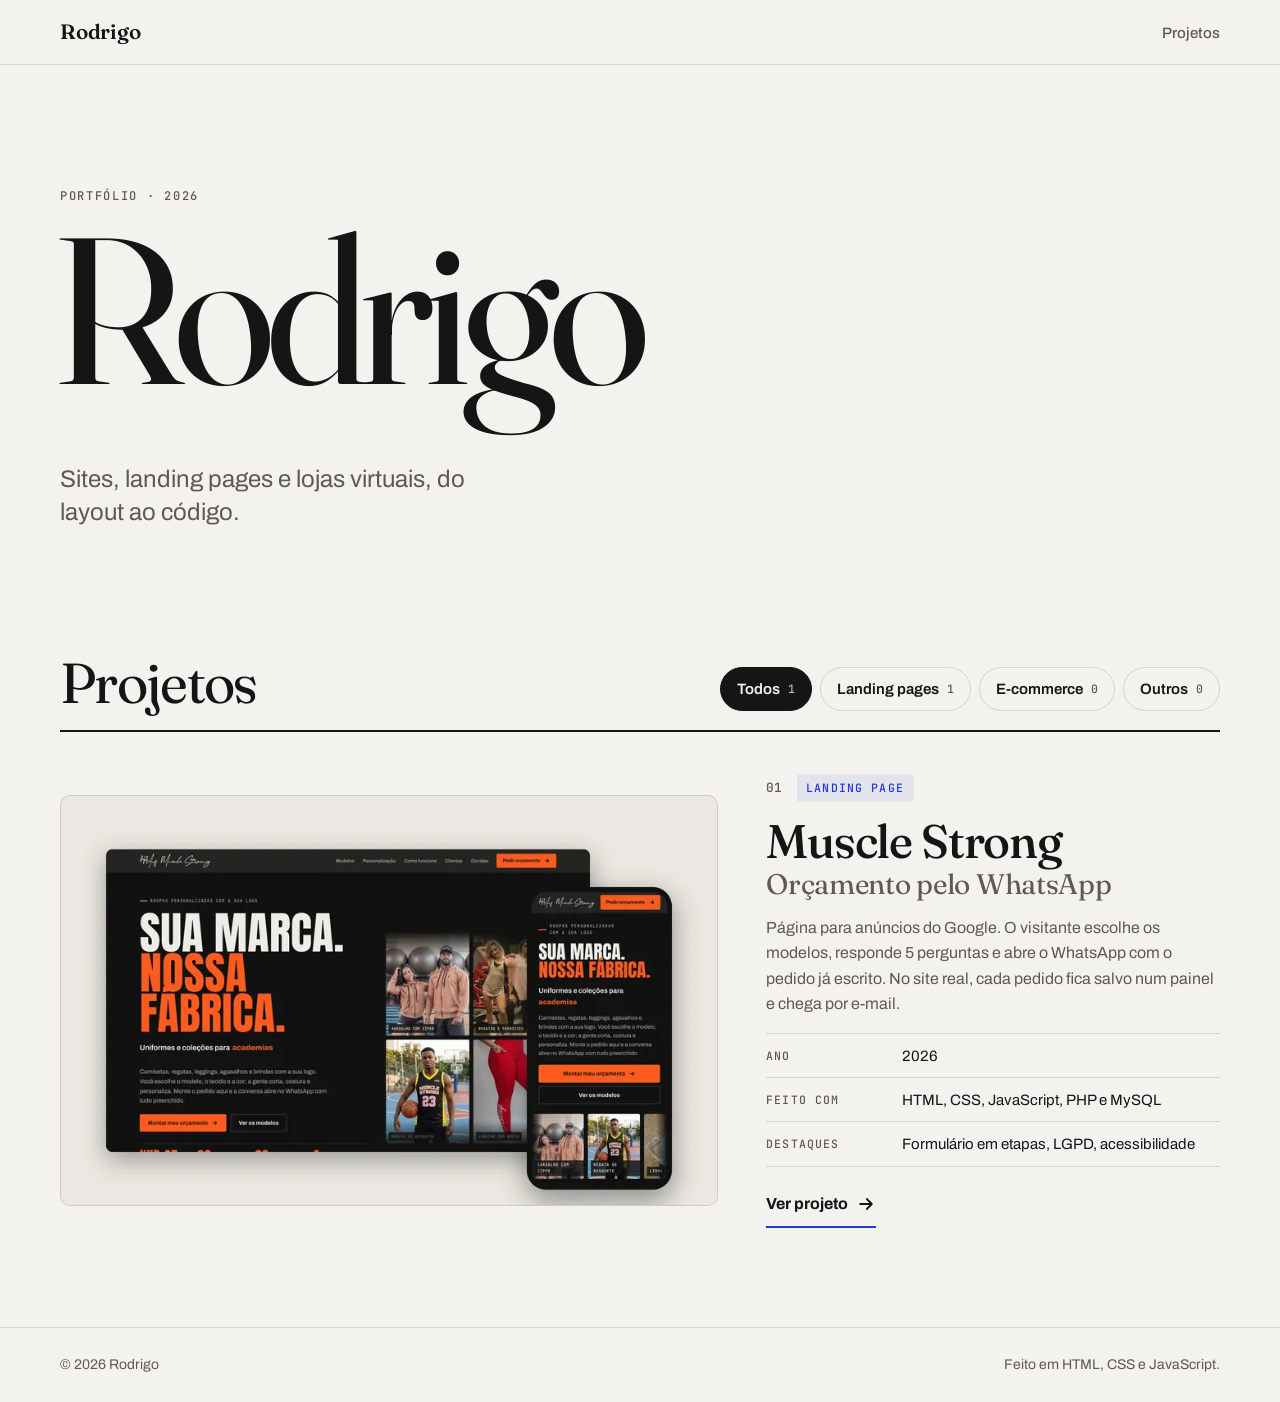
<file: index.html>
<!doctype html>
<html lang="pt-BR" class="no-js">
<head>
<meta charset="utf-8">
<meta name="viewport" content="width=device-width, initial-scale=1, viewport-fit=cover">
<title>Rodrigo · Portfólio</title>
<meta name="description" content="Portfólio de Rodrigo: sites, landing pages e lojas virtuais.">
<meta name="theme-color" content="#f4f2ee" media="(prefers-color-scheme: light)">
<meta name="theme-color" content="#121212" media="(prefers-color-scheme: dark)">
<meta property="og:type" content="website">
<meta property="og:title" content="Rodrigo · Portfólio">
<meta property="og:description" content="Sites, landing pages e lojas virtuais.">
<link rel="icon" href="portfolio/img/favicon.svg" type="image/svg+xml">
<link rel="preload" href="portfolio/fontes/fraunces-opsz.woff2" as="font" type="font/woff2" crossorigin>
<link rel="stylesheet" href="portfolio/estilo.css">
<script>document.documentElement.className = document.documentElement.className.replace('no-js', 'js')</script>
<script src="portfolio/app.js" defer></script>
</head>
<body>
<a class="skip" href="#projetos">Pular para os projetos</a>

<header class="top">
  <div class="wrap top__in">
    <a class="brand" href="./" aria-label="Rodrigo, início do portfólio">Rodrigo</a>
    <nav aria-label="Seções">
      <ul class="nav">
        <li><a href="#projetos">Projetos</a></li>
        <!-- Depois: <li><a href="#sobre">Sobre</a></li> <li><a href="#contato">Contato</a></li> -->
      </ul>
    </nav>
  </div>
</header>

<main>
  <section class="hero" aria-labelledby="titulo">
    <div class="wrap">
      <p class="label">Portfólio · <span data-ano>2026</span></p>
      <h1 id="titulo">Rodrigo</h1>
      <p class="hero__lede">Sites, landing pages e lojas virtuais, do layout ao código.</p>
    </div>
  </section>

  <section class="works-sec" id="projetos" aria-labelledby="projetos-titulo">
    <div class="wrap">
      <div class="works-head">
        <h2 id="projetos-titulo">Projetos</h2>
        <div class="filters" role="group" aria-label="Filtrar projetos por categoria" data-filters hidden>
          <button type="button" class="filter" data-filter="todos" aria-pressed="true">Todos <span data-count="todos"></span></button>
          <button type="button" class="filter" data-filter="landing" aria-pressed="false">Landing pages <span data-count="landing"></span></button>
          <button type="button" class="filter" data-filter="ecommerce" aria-pressed="false">E-commerce <span data-count="ecommerce"></span></button>
          <button type="button" class="filter" data-filter="outros" aria-pressed="false">Outros <span data-count="outros"></span></button>
        </div>
      </div>
      <p class="sr-only" aria-live="polite" data-live></p>

      <!--
        PARA ADICIONAR UM PROJETO: copie o bloco <li class="work"> ... </li> abaixo,
        cole logo depois dele e troque:
          - data-cat: landing, ecommerce ou outros
          - o número (02, 03...), o link, a imagem, o título, o texto e os dados
        Coloque a pasta do projeto na raiz do repositório, ao lado desta página.
      -->
      <ol class="works" data-works>
        <li class="work" data-cat="landing">
          <a class="work__link" href="landing-page-muscle-strong/">
            <figure class="work__img">
              <img src="portfolio/img/muscle-strong-landing-sm.webp"
                   srcset="portfolio/img/muscle-strong-landing-sm.webp 800w, portfolio/img/muscle-strong-landing-lg.webp 1600w"
                   sizes="(min-width: 900px) 58vw, 100vw" width="800" height="500"
                   alt="Landing page da Muscle Strong no computador e no celular: título Sua marca, nossa fábrica e fotos de roupas personalizadas">
            </figure>
            <div class="work__body">
              <p class="work__top"><span class="work__n">01</span><span class="tag">Landing page</span></p>
              <h3>Muscle Strong<span>Orçamento pelo WhatsApp</span></h3>
              <p class="work__desc">Página para anúncios do Google. O visitante escolhe os modelos, responde 5 perguntas e abre o WhatsApp com o pedido já escrito. No site real, cada pedido fica salvo num painel e chega por e-mail.</p>
              <dl class="work__meta">
                <div><dt>Ano</dt><dd>2026</dd></div>
                <div><dt>Feito com</dt><dd>HTML, CSS, JavaScript, PHP e MySQL</dd></div>
                <div><dt>Destaques</dt><dd>Formulário em etapas, LGPD, acessibilidade</dd></div>
              </dl>
              <span class="work__cta">Ver projeto <svg viewBox="0 0 24 24" aria-hidden="true"><path d="M5 12h14M13 6l6 6-6 6"/></svg></span>
            </div>
          </a>
        </li>
      </ol>
      <p class="empty" data-empty hidden></p>
    </div>
  </section>
</main>

<footer class="foot">
  <div class="wrap foot__in">
    <p>© <span data-ano>2026</span> Rodrigo</p>
    <p>Feito em HTML, CSS e JavaScript.</p>
  </div>
</footer>
</body>
</html>
</file>
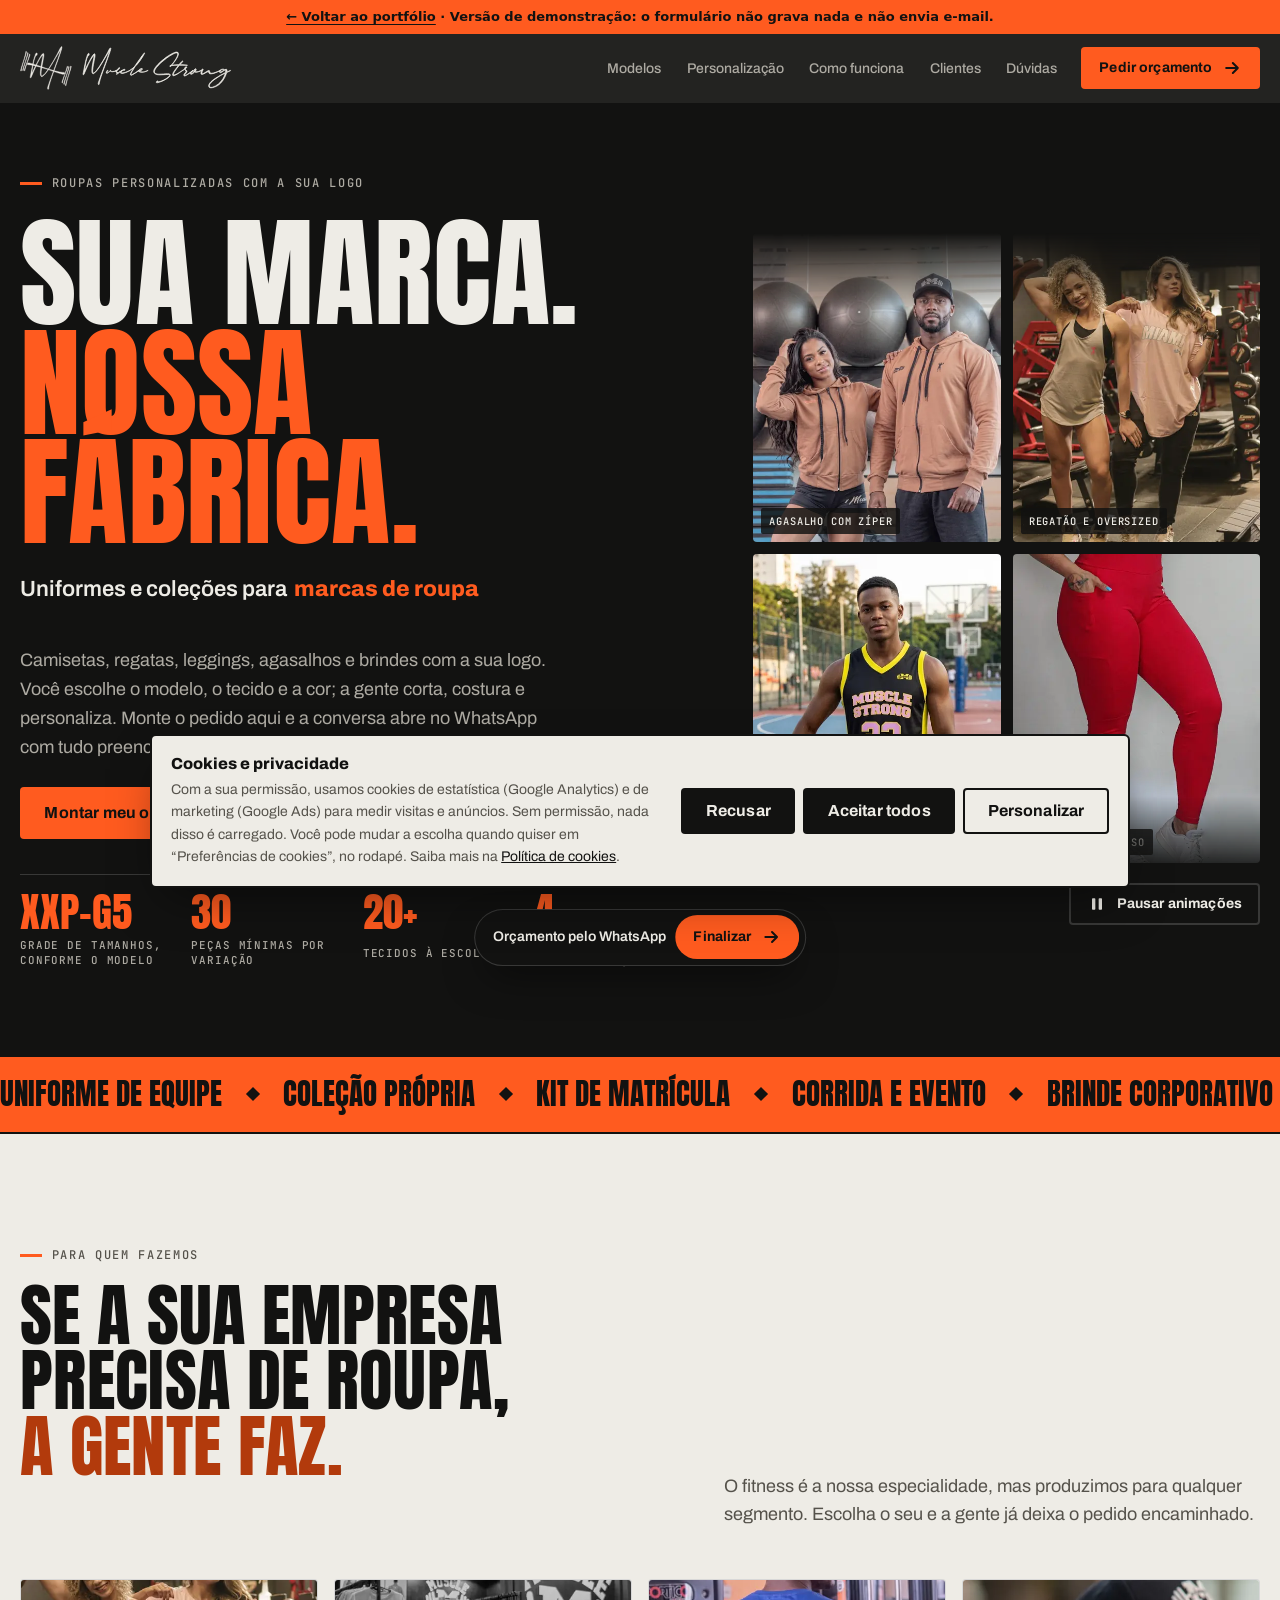
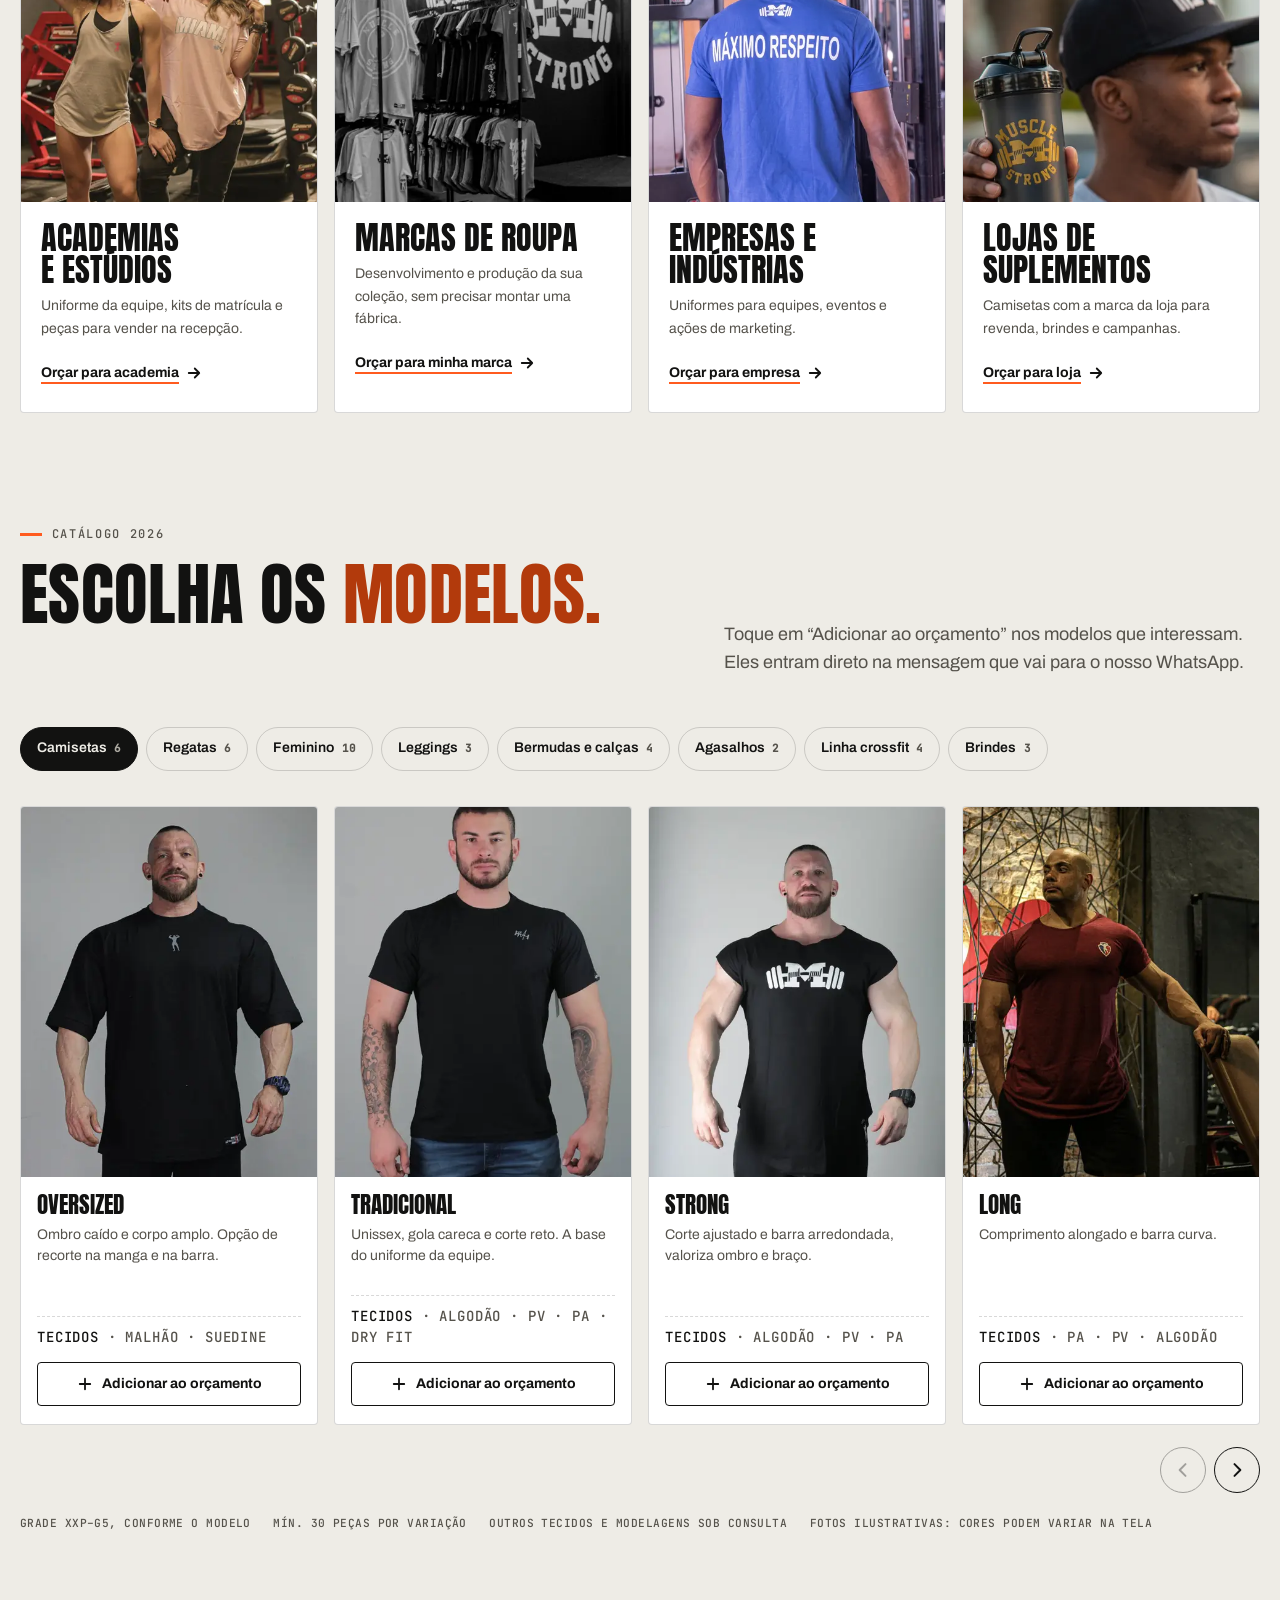
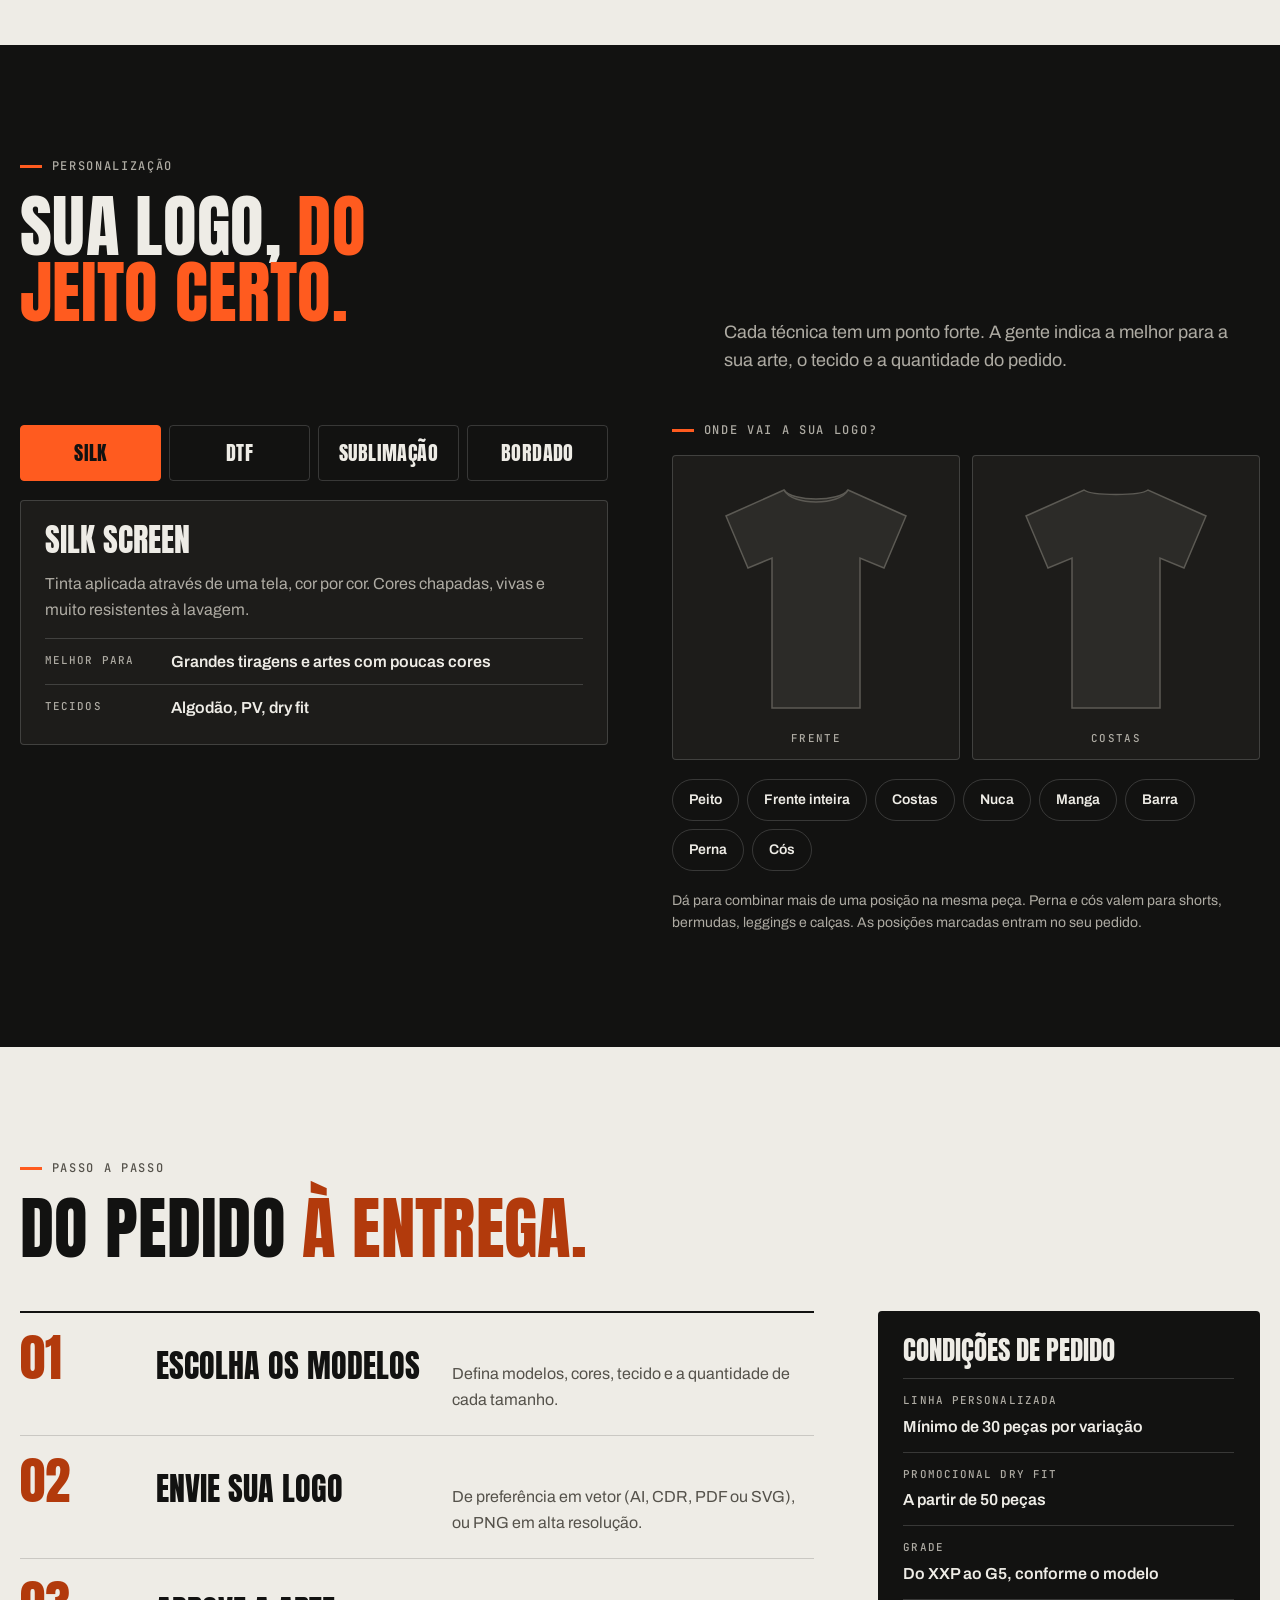
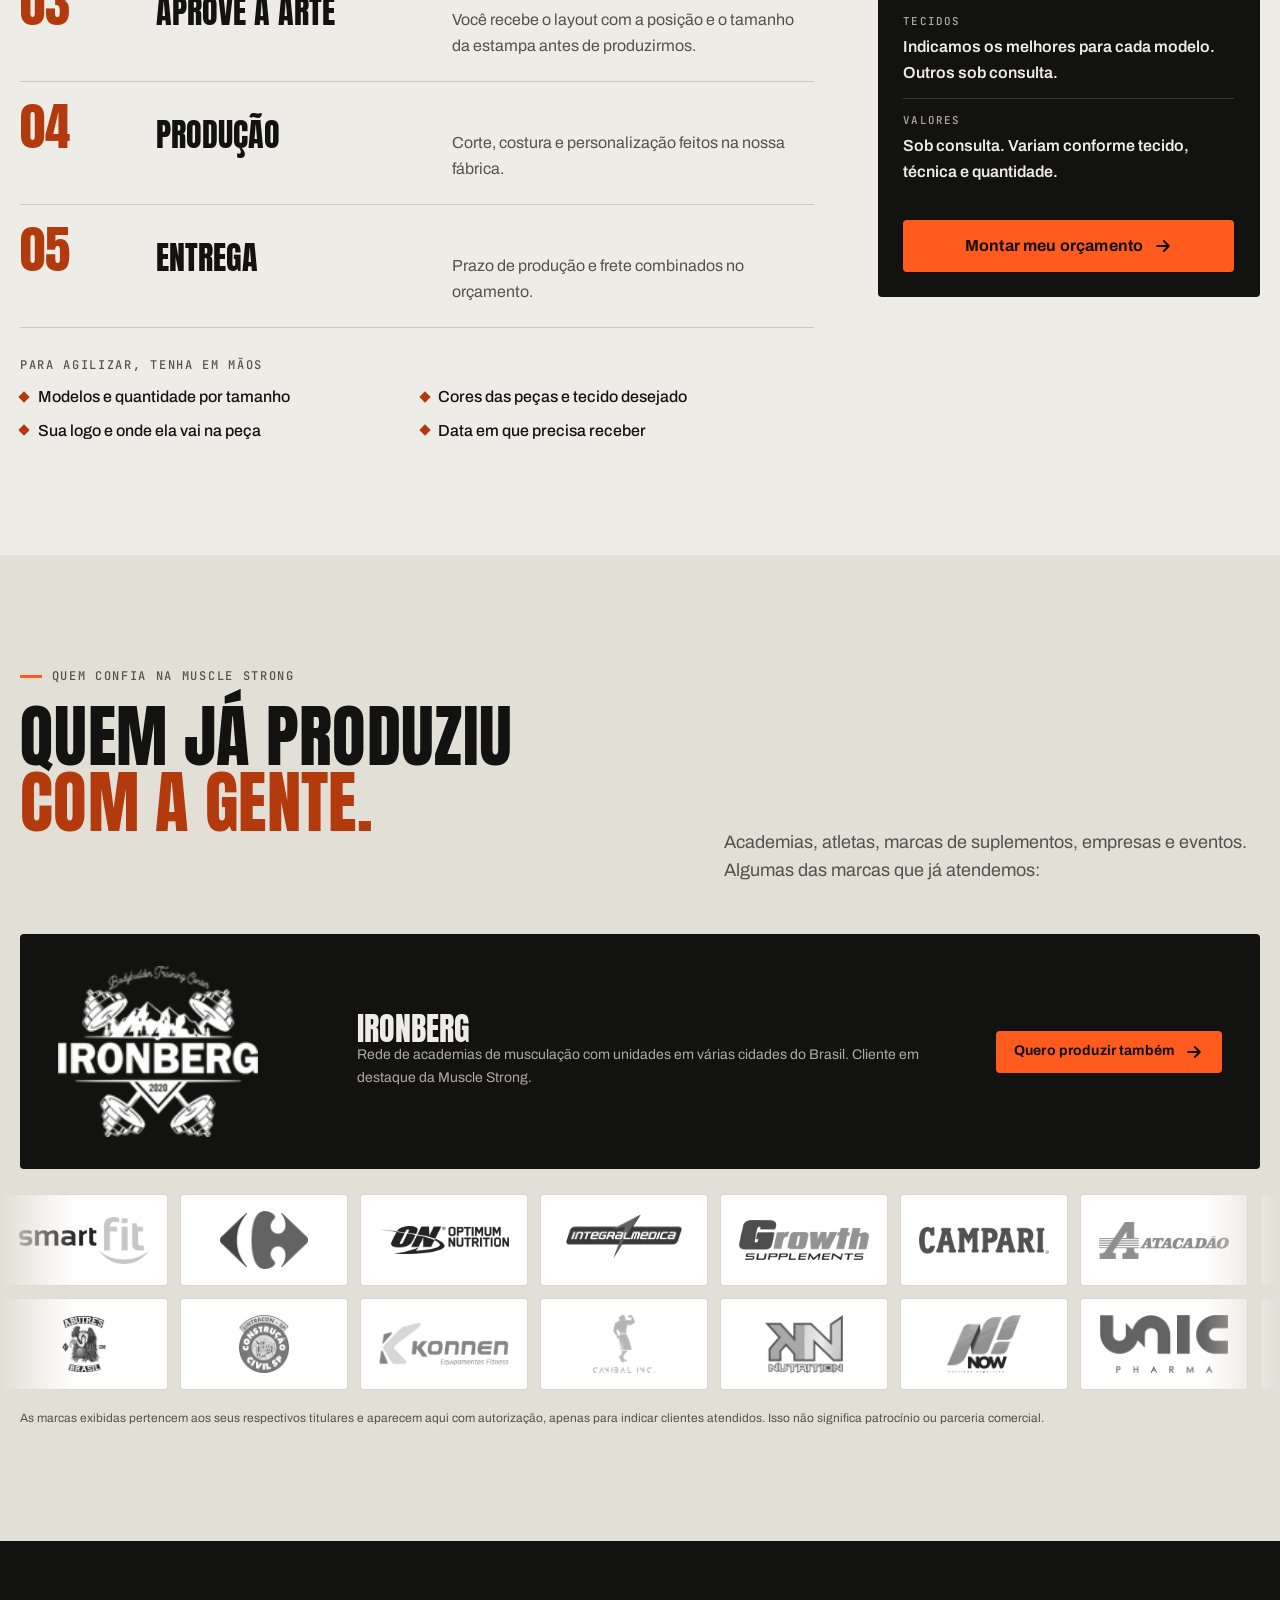
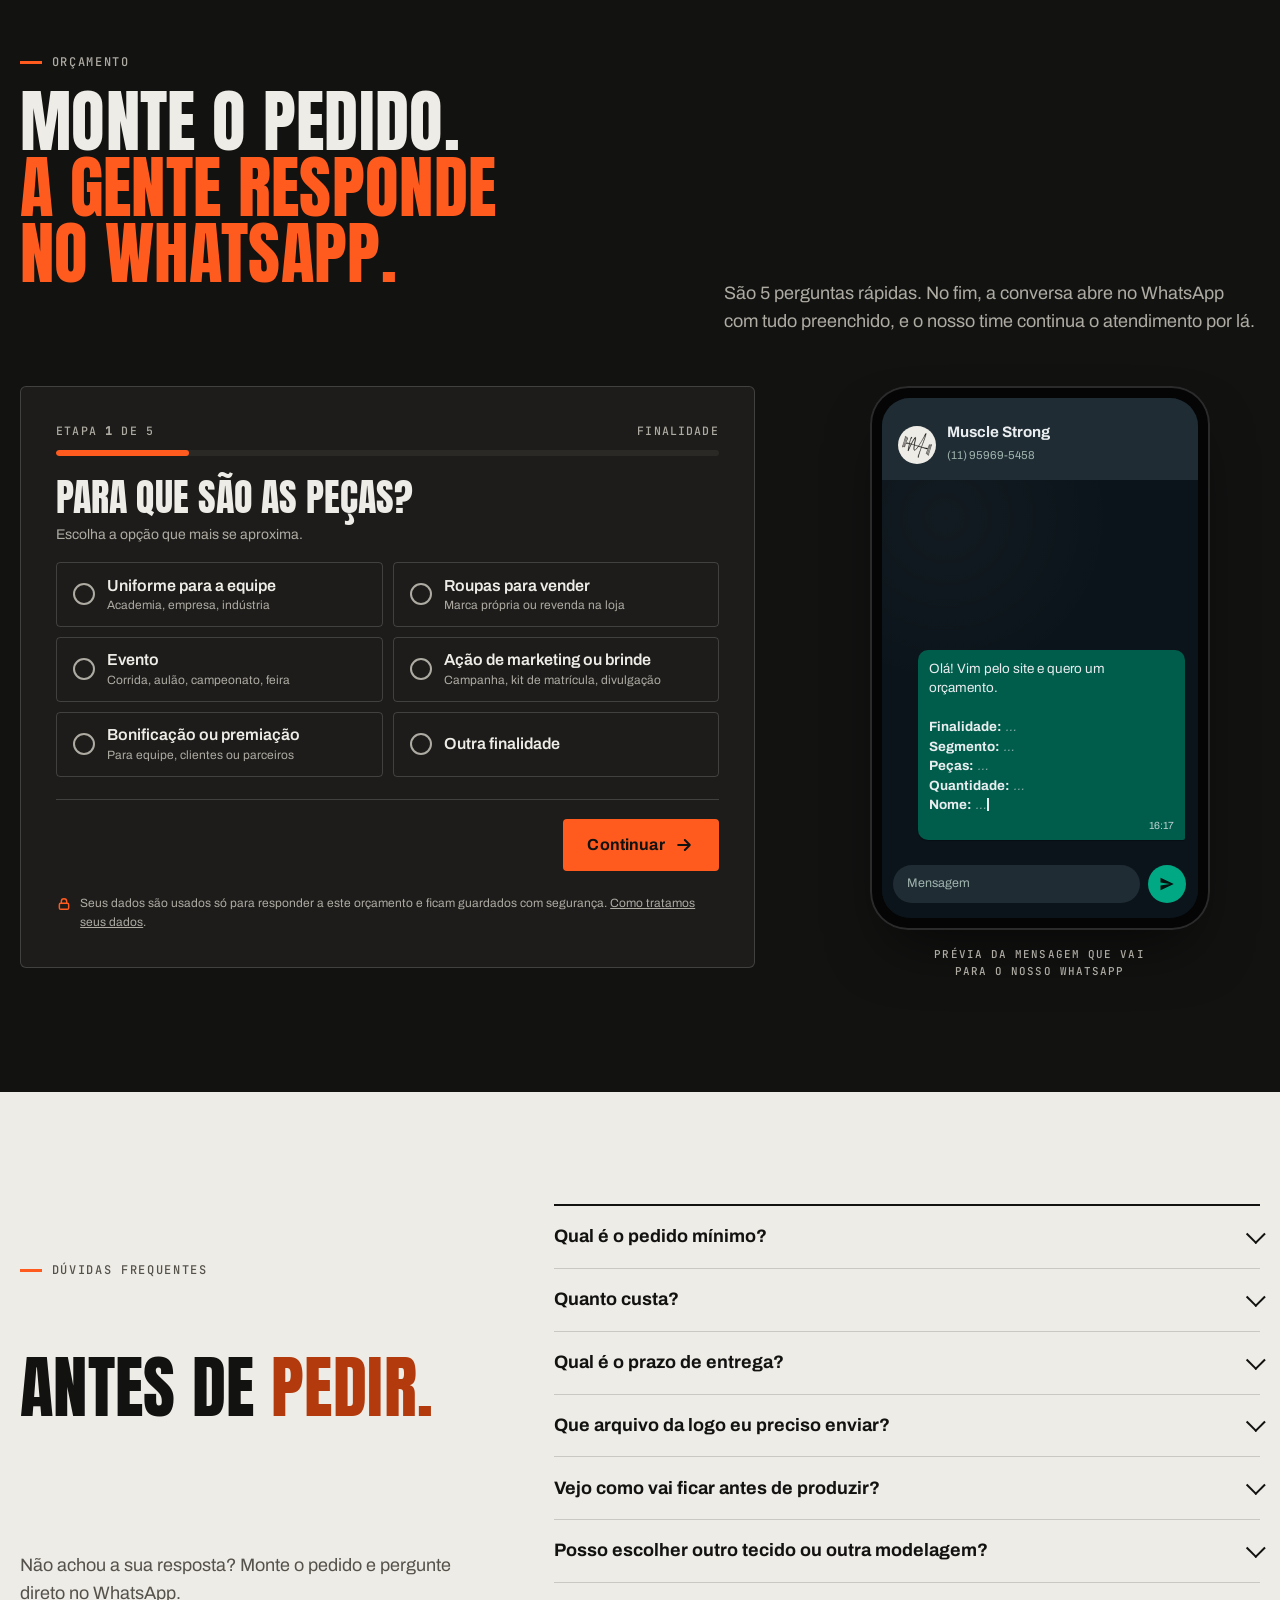
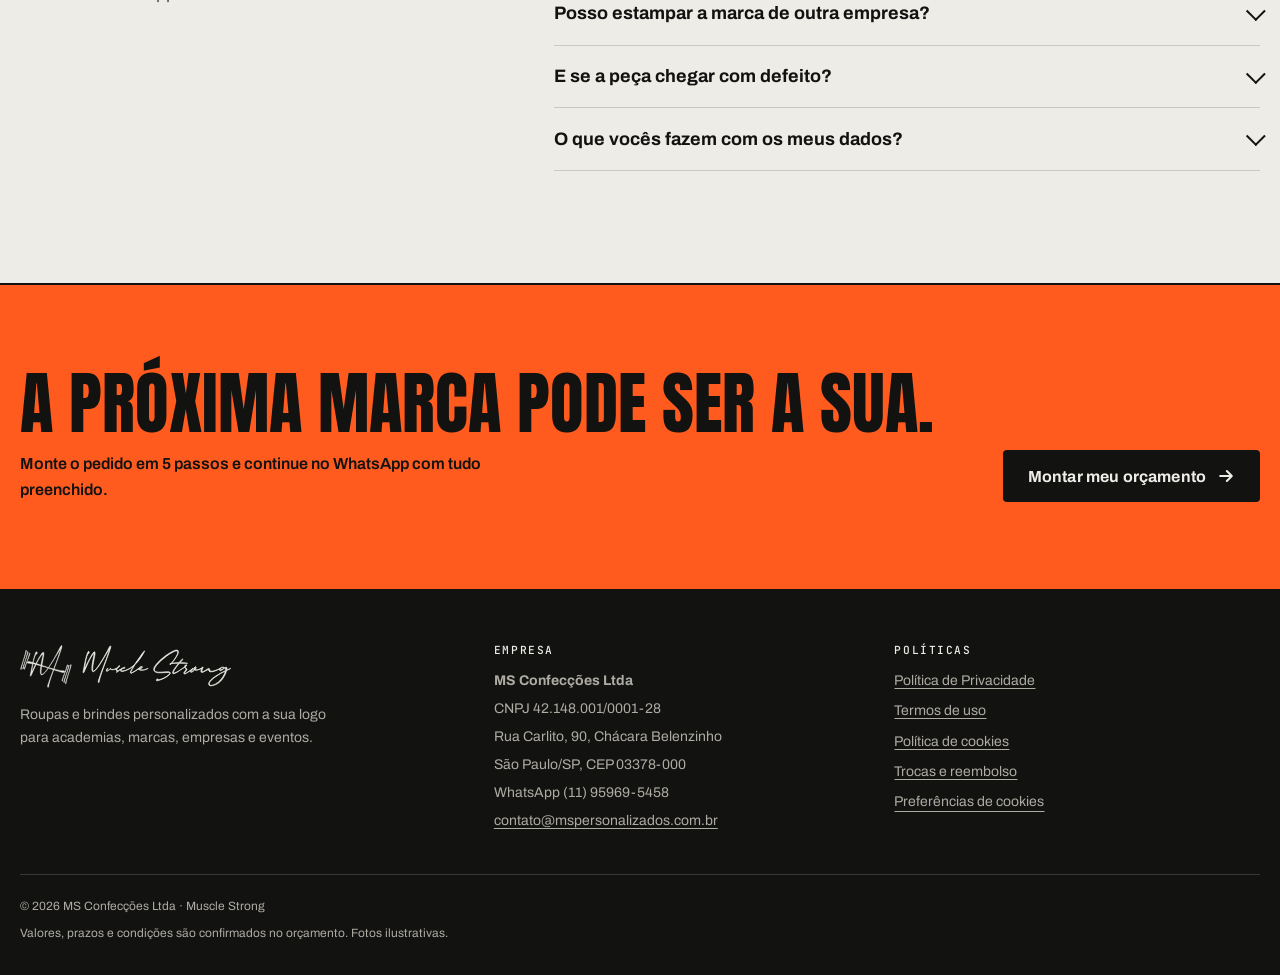
<file: landing-page-muscle-strong/index.html>
<!doctype html>
<html lang="pt-BR" class="no-js">
<head>
<meta charset="utf-8">
<meta name="viewport" content="width=device-width, initial-scale=1, viewport-fit=cover">
<meta name="robots" content="noindex, nofollow">
<title>Roupas personalizadas com a sua logo | Muscle Strong</title>
<meta name="description" content="Camisetas, regatas, leggings, agasalhos e brindes personalizados com a sua logo, para academias, marcas, empresas e eventos. A partir de 30 peças por variação. Peça seu orçamento pelo WhatsApp.">
<meta name="theme-color" content="#121211">
<meta name="format-detection" content="telephone=no">
<meta property="og:type" content="website">
<meta property="og:locale" content="pt_BR">
<meta property="og:site_name" content="Muscle Strong">
<meta property="og:title" content="Sua marca. Nossa fábrica. | Muscle Strong">
<meta property="og:description" content="Roupas e brindes personalizados com a sua logo para academias, marcas, empresas e eventos. Monte o pedido e receba o orçamento pelo WhatsApp.">
<meta property="og:url" content="https://www.mspersonalizados.com.br/">
<meta property="og:image" content="https://www.mspersonalizados.com.br/assets/img/og-image.jpg">
<meta property="og:image:width" content="1200">
<meta property="og:image:height" content="630">
<meta property="og:image:alt" content="Logo Muscle Strong e fotos de roupas personalizadas">
<meta name="twitter:card" content="summary_large_image">
<link rel="icon" href="img/favicon.svg" type="image/svg+xml">
<link rel="icon" href="img/favicon-32.png" sizes="32x32" type="image/png">
<link rel="apple-touch-icon" href="img/apple-touch-icon.png">
<link rel="manifest" href="site.webmanifest">
<link rel="preload" href="fonts/anton.woff2" as="font" type="font/woff2" crossorigin>
<link rel="preload" href="fonts/archivo-var.woff2" as="font" type="font/woff2" crossorigin>
<link rel="stylesheet" href="css/style.css?v=202611031051">
<script>document.documentElement.className=document.documentElement.className.replace('no-js','js')</script>
<style>.demo-bar a{color:inherit;font-weight:800;text-underline-offset:3px;white-space:nowrap}.demo-bar{position:relative;z-index:70;background:#ff5b1f;color:#121211;font:600 13px/1.4 system-ui,-apple-system,"Segoe UI",Roboto,sans-serif;text-align:center;padding:8px max(16px,env(safe-area-inset-right,0px)) 8px max(16px,env(safe-area-inset-left,0px))}</style>
<script>
/* VERSÃO DE DEMONSTRAÇÃO (GitHub Pages): aqui não existe servidor.
   O envio do formulário é simulado: nada é gravado e nenhum e-mail é enviado.
   No fim, o WhatsApp abre com a mensagem montada, como no site oficial. */
(function () {
  var f = window.fetch;
  window.fetch = function (u) {
    if (String(u).indexOf('enviar.php') > -1) {
      var t = 'Olá! Vim pelo site e quero um orçamento.';
      var b = document.querySelector('[data-preview]');
      if (b) {
        var c = b.cloneNode(true);
        [].forEach.call(c.querySelectorAll('.bubble__meta,.caret,.ph'), function (n) { n.parentNode.removeChild(n); });
        [].forEach.call(c.querySelectorAll('b'), function (n) { n.textContent = '*' + n.textContent.trim() + '* '; });
        t = c.textContent.trim();
      }
      t += '\n\n*Protocolo:* MS-DEMO (teste da versão de demonstração)';
      var res = { ok: true, protocolo: 'MS-DEMO', whatsapp: 'https://wa.me/5511959695458?text=' + encodeURIComponent(t) };
      return new Promise(function (r) {
        setTimeout(function () { r(new Response(JSON.stringify(res), { headers: { 'Content-Type': 'application/json' } })); }, 600);
      });
    }
    return f.apply(this, arguments);
  };
})();
</script>
<script src="js/tracking-config.js?v=202611031051" defer></script>
<script src="js/app.js?v=202611031051" defer></script>
<script type="application/ld+json">{"@context": "https://schema.org", "@type": "Organization", "name": "Muscle Strong", "legalName": "MS Confecções Ltda", "taxID": "42.148.001/0001-28", "url": "https://www.mspersonalizados.com.br/", "logo": "https://www.mspersonalizados.com.br/assets/img/logo-512.png", "email": "contato@mspersonalizados.com.br", "telephone": "+55-11-95969-5458", "address": {"@type": "PostalAddress", "streetAddress": "Rua Carlito, 90 - Chácara Belenzinho", "addressLocality": "São Paulo", "addressRegion": "SP", "postalCode": "03378-000", "addressCountry": "BR"}}</script>
</head>
<body>
<div class="demo-bar" role="note"><a href="../">&larr; Voltar ao portfólio</a><span class="demo-bar__sep" aria-hidden="true"> · </span>Versão de demonstração: o formulário não grava nada e não envia e-mail.</div>
<a class="skip" href="#conteudo">Pular para o conteúdo</a>
<a class="skip" href="#orcamento">Pular para o pedido de orçamento</a>
<div class="cookie" data-cookie hidden>
  <div class="cookie__box" role="region" aria-labelledby="ck-title">
    <div>
      <h2 id="ck-title">Cookies e privacidade</h2>
      <p>Com a sua permissão, usamos cookies de estatística (Google Analytics) e de marketing (Google Ads) para medir visitas e anúncios. Sem permissão, nada disso é carregado. Você pode mudar a escolha quando quiser em “Preferências de cookies”, no rodapé. Saiba mais na <a href="politica-de-cookies.html">Política de cookies</a>.</p>
    </div>
    <div class="cookie__btns">
      <button type="button" class="btn btn--ink" data-ck="reject">Recusar</button>
      <button type="button" class="btn btn--ink" data-ck="accept">Aceitar todos</button>
      <button type="button" class="btn btn--ghost-light" data-ck="custom">Personalizar</button>
    </div>
  </div>
</div>
<dialog class="cdlg" data-cdlg aria-labelledby="cd-title">
  <form method="dialog">
    <h2 id="cd-title">Preferências de cookies</h2>
    <p>Escolha o que você permite. Dá para mudar a qualquer momento pelo rodapé do site.</p>
    <div class="cpref">
      <b id="cp-nec">Necessários</b>
      <span class="switch"><input type="checkbox" checked disabled aria-labelledby="cp-nec" aria-describedby="cp-nec-d"><span></span></span>
      <p id="cp-nec-d">Guardam no seu navegador a escolha que você fizer aqui. Sempre ativos.</p>
    </div>
    <div class="cpref">
      <b id="cp-ana">Estatística</b>
      <span class="switch"><input type="checkbox" name="analytics" aria-labelledby="cp-ana" aria-describedby="cp-ana-d"><span></span></span>
      <p id="cp-ana-d">Google Analytics: conta visitas e mostra como o site é usado, para a gente melhorar as páginas.</p>
    </div>
    <div class="cpref">
      <b id="cp-mkt">Marketing</b>
      <span class="switch"><input type="checkbox" name="marketing" aria-labelledby="cp-mkt" aria-describedby="cp-mkt-d"><span></span></span>
      <p id="cp-mkt-d">Google Ads: mede o resultado dos nossos anúncios e ajuda a mostrar anúncios mais relevantes.</p>
    </div>
    <div class="cdlg__btns">
      <button type="submit" value="reject" class="btn btn--ghost-light">Recusar todos</button>
      <button type="submit" value="save" class="btn btn--ink">Salvar escolhas</button>
    </div>
  </form>
</dialog>

<header class="topbar" id="topo">
  <div class="wrap topbar__in">
    <a class="brand" href="#topo" aria-label="Muscle Strong, voltar ao início">
      <img class="brand__sym" src="img/logo-simbolo-claro.svg" alt="" width="44" height="37">
      <img class="brand__sig" src="img/logo-assinatura-claro.svg" alt="" width="132" height="37">
    </a>
    <nav class="nav" aria-label="Seções da página">
      <ul>
        <li><a href="#modelos">Modelos</a></li>
        <li><a href="#personalizacao">Personalização</a></li>
        <li><a href="#como-funciona">Como funciona</a></li>
        <li><a href="#clientes">Clientes</a></li>
        <li><a href="#duvidas">Dúvidas</a></li>
      </ul>
    </nav>
    <a class="btn btn--signal btn--sm" href="#orcamento" data-cta="topo">Pedir orçamento <svg class="arrow" viewBox="0 0 24 24" fill="none" stroke="currentColor" stroke-width="2.4" stroke-linecap="round" stroke-linejoin="round" aria-hidden="true"><path d="M5 12h14M13 6l6 6-6 6"/></svg></a>
  </div>
</header>

<main id="conteudo" tabindex="-1">

<!-- HERO ================================================================= -->
<section class="hero dark" aria-labelledby="hero-title">
  <div class="wrap hero__grid">
    <div class="hero__copy">
      <p class="eyebrow">Roupas personalizadas com a sua logo</p>
      <h1 class="hero__title" id="hero-title"><span>Sua marca.</span> <span class="o">Nossa fábrica.</span></h1>
      <p class="hero__rot">Uniformes e coleções para
        <span class="rot" aria-hidden="true"><span class="rot__w is-on">academias</span><span class="rot__w">marcas de roupa</span><span class="rot__w">empresas</span><span class="rot__w">eventos e corridas</span><span class="rot__w">lojas de suplementos</span><span class="rot__w">boxes de crossfit</span></span>
        <span class="sr-only">academias, marcas de roupa, empresas, eventos e corridas, lojas de suplementos e boxes de crossfit</span>
      </p>
      <p class="hero__lede">Camisetas, regatas, leggings, agasalhos e brindes com a sua logo. Você escolhe o modelo, o tecido e a cor; a gente corta, costura e personaliza. Monte o pedido aqui e a conversa abre no WhatsApp com tudo preenchido.</p>
      <div class="hero__cta">
        <a class="btn btn--signal" href="#orcamento" data-cta="hero">Montar meu orçamento <svg class="arrow" viewBox="0 0 24 24" fill="none" stroke="currentColor" stroke-width="2.4" stroke-linecap="round" stroke-linejoin="round" aria-hidden="true"><path d="M5 12h14M13 6l6 6-6 6"/></svg></a>
        <a class="btn btn--ghost-dark" href="#modelos">Ver os modelos</a>
      </div>
      <ul class="specs" aria-label="Condições gerais">
        <li><b>XXP–G5</b><span>Grade de tamanhos, conforme o modelo</span></li>
        <li><b>30</b><span>Peças mínimas por variação</span></li>
        <li><b>20+</b><span>Tecidos à escolha</span></li>
        <li><b>4</b><span>Técnicas de personalização</span></li>
      </ul>
    </div>
    <div class="reel-wrap">
      <div class="reel" aria-label="Fotos de peças produzidas pela Muscle Strong" role="group">
        <div class="reel__col"><div class="reel__track"><figure><img src="fotos/agasalhos-casal-sm.webp" srcset="fotos/agasalhos-casal-sm.webp 480w, fotos/agasalhos-casal-lg.webp 866w" sizes="(min-width:1000px) 20vw, 160px" width="480" height="721" alt="Casal vestindo agasalhos com zíper na cor caramelo em uma academia" loading="eager" decoding="async" fetchpriority="high"><figcaption>Agasalho com zíper</figcaption></figure><figure><img src="fotos/regata-basquete-sm.webp" srcset="fotos/regata-basquete-sm.webp 480w, fotos/regata-basquete-lg.webp 765w" sizes="(min-width:1000px) 20vw, 160px" width="480" height="640" alt="Homem em quadra vestindo regata de basquete preta e amarela" loading="eager" decoding="async" fetchpriority="high"><figcaption>Regata de basquete</figcaption></figure><figure><img src="fotos/crossfit-conjunto-sm.webp" srcset="fotos/crossfit-conjunto-sm.webp 480w, fotos/crossfit-conjunto-lg.webp 912w" sizes="(min-width:1000px) 20vw, 160px" width="480" height="684" alt="Mulher vestindo conjunto de top e shortinho azul-claro" loading="lazy" decoding="async"><figcaption>Linha crossfit</figcaption></figure><figure><img src="fotos/camiseta-raglan-sm.webp" srcset="fotos/camiseta-raglan-sm.webp 480w, fotos/camiseta-raglan-lg.webp 867w" sizes="(min-width:1000px) 20vw, 160px" width="480" height="720" alt="Homem vestindo camiseta raglan verde-oliva" loading="lazy" decoding="async"><figcaption>Camiseta raglan</figcaption></figure><figure aria-hidden="true"><img src="fotos/agasalhos-casal-sm.webp" srcset="fotos/agasalhos-casal-sm.webp 480w, fotos/agasalhos-casal-lg.webp 866w" sizes="(min-width:1000px) 20vw, 160px" width="480" height="721" alt="" loading="lazy" decoding="async"><figcaption>Agasalho com zíper</figcaption></figure><figure aria-hidden="true"><img src="fotos/regata-basquete-sm.webp" srcset="fotos/regata-basquete-sm.webp 480w, fotos/regata-basquete-lg.webp 765w" sizes="(min-width:1000px) 20vw, 160px" width="480" height="640" alt="" loading="lazy" decoding="async"><figcaption>Regata de basquete</figcaption></figure><figure aria-hidden="true"><img src="fotos/crossfit-conjunto-sm.webp" srcset="fotos/crossfit-conjunto-sm.webp 480w, fotos/crossfit-conjunto-lg.webp 912w" sizes="(min-width:1000px) 20vw, 160px" width="480" height="684" alt="" loading="lazy" decoding="async"><figcaption>Linha crossfit</figcaption></figure><figure aria-hidden="true"><img src="fotos/camiseta-raglan-sm.webp" srcset="fotos/camiseta-raglan-sm.webp 480w, fotos/camiseta-raglan-lg.webp 867w" sizes="(min-width:1000px) 20vw, 160px" width="480" height="720" alt="" loading="lazy" decoding="async"><figcaption>Camiseta raglan</figcaption></figure></div></div><div class="reel__col"><div class="reel__track"><figure><img src="fotos/academia-feminino-sm.webp" srcset="fotos/academia-feminino-sm.webp 480w, fotos/academia-feminino-lg.webp 867w" sizes="(min-width:1000px) 20vw, 160px" width="480" height="720" alt="Duas mulheres em academia vestindo regatão e camiseta oversized personalizados" loading="lazy" decoding="async"><figcaption>Regatão e oversized</figcaption></figure><figure><img src="fotos/legging-bolso-sm.webp" srcset="fotos/legging-bolso-sm.webp 480w, fotos/legging-bolso-lg.webp 825w" sizes="(min-width:1000px) 20vw, 160px" width="480" height="698" alt="Legging vermelha com a assinatura Muscle Strong na perna" loading="lazy" decoding="async"><figcaption>Legging com bolso</figcaption></figure><figure><img src="fotos/regata-double-sm.webp" srcset="fotos/regata-double-sm.webp 480w, fotos/regata-double-lg.webp 960w" sizes="(min-width:1000px) 20vw, 160px" width="480" height="623" alt="Homem vestindo regata bicolor azul e vermelha" loading="lazy" decoding="async"><figcaption>Regata double</figcaption></figure><figure><img src="fotos/coqueteleira-sm.webp" srcset="fotos/coqueteleira-sm.webp 480w, fotos/coqueteleira-lg.webp 1040w" sizes="(min-width:1000px) 20vw, 160px" width="480" height="600" alt="Homem segurando coqueteleira personalizada" loading="lazy" decoding="async"><figcaption>Coqueteleira</figcaption></figure><figure aria-hidden="true"><img src="fotos/academia-feminino-sm.webp" srcset="fotos/academia-feminino-sm.webp 480w, fotos/academia-feminino-lg.webp 867w" sizes="(min-width:1000px) 20vw, 160px" width="480" height="720" alt="" loading="lazy" decoding="async"><figcaption>Regatão e oversized</figcaption></figure><figure aria-hidden="true"><img src="fotos/legging-bolso-sm.webp" srcset="fotos/legging-bolso-sm.webp 480w, fotos/legging-bolso-lg.webp 825w" sizes="(min-width:1000px) 20vw, 160px" width="480" height="698" alt="" loading="lazy" decoding="async"><figcaption>Legging com bolso</figcaption></figure><figure aria-hidden="true"><img src="fotos/regata-double-sm.webp" srcset="fotos/regata-double-sm.webp 480w, fotos/regata-double-lg.webp 960w" sizes="(min-width:1000px) 20vw, 160px" width="480" height="623" alt="" loading="lazy" decoding="async"><figcaption>Regata double</figcaption></figure><figure aria-hidden="true"><img src="fotos/coqueteleira-sm.webp" srcset="fotos/coqueteleira-sm.webp 480w, fotos/coqueteleira-lg.webp 1040w" sizes="(min-width:1000px) 20vw, 160px" width="480" height="600" alt="" loading="lazy" decoding="async"><figcaption>Coqueteleira</figcaption></figure></div></div>
      </div>
      <button type="button" class="btn btn--ghost-dark btn--sm reel-toggle" data-pause aria-pressed="false"><svg viewBox="0 0 24 24" fill="currentColor" aria-hidden="true"><rect x="6" y="5" width="4" height="14" rx="1"/><rect x="14" y="5" width="4" height="14" rx="1"/></svg><span>Pausar animações</span></button>
    </div>
  </div>
  <div class="ticker" aria-hidden="true">
    <div class="ticker__track">
      <ul><li>Uniforme de equipe</li><li>Coleção própria</li><li>Kit de matrícula</li><li>Corrida e evento</li><li>Brinde corporativo</li><li>Linha crossfit</li><li>Do XXP ao G5</li></ul>
      <ul><li>Uniforme de equipe</li><li>Coleção própria</li><li>Kit de matrícula</li><li>Corrida e evento</li><li>Brinde corporativo</li><li>Linha crossfit</li><li>Do XXP ao G5</li></ul>
    </div>
  </div>
</section>

<!-- SEGMENTOS ============================================================ -->
<section class="light" id="segmentos" aria-labelledby="seg-title">
  <div class="wrap">
    <div class="sec-head sec-head--split rv">
      <div class="sec-head">
        <p class="eyebrow">Para quem fazemos</p>
        <h2 class="h2" id="seg-title">Se a sua empresa precisa de roupa, <em>a gente faz.</em></h2>
      </div>
      <p class="lede">O fitness é a nossa especialidade, mas produzimos para qualquer segmento. Escolha o seu e a gente já deixa o pedido encaminhado.</p>
    </div>
    <div class="segs">
      <article class="seg rv">
        <div class="seg__img"><img src="fotos/academia-feminino-sm.webp" srcset="fotos/academia-feminino-sm.webp 480w, fotos/academia-feminino-lg.webp 867w" sizes="(min-width:1100px) 25vw, (min-width:640px) 50vw, 100vw" width="480" height="720" alt="Duas mulheres em uma academia vestindo regatão e camiseta oversized personalizados" loading="lazy" decoding="async"></div>
        <div class="seg__body">
          <h3>Academias e estúdios</h3>
          <p>Uniforme da equipe, kits de matrícula e peças para vender na recepção.</p>
          <button type="button" class="linkbtn" data-seg="academia">Orçar para academia <svg class="arrow" viewBox="0 0 24 24" fill="none" stroke="currentColor" stroke-width="2.4" stroke-linecap="round" stroke-linejoin="round" aria-hidden="true"><path d="M5 12h14M13 6l6 6-6 6"/></svg></button>
        </div>
      </article>
      <article class="seg rv">
        <div class="seg__img"><img src="fotos/loja-muscle-strong-sm.webp" srcset="fotos/loja-muscle-strong-sm.webp 480w, fotos/loja-muscle-strong-lg.webp 960w" sizes="(min-width:1100px) 25vw, (min-width:640px) 50vw, 100vw" width="480" height="527" alt="Arara de loja com camisetas e moletons Muscle Strong pendurados" loading="lazy" decoding="async"></div>
        <div class="seg__body">
          <h3>Marcas de roupa</h3>
          <p>Desenvolvimento e produção da sua coleção, sem precisar montar uma fábrica.</p>
          <button type="button" class="linkbtn" data-seg="marca">Orçar para minha marca <svg class="arrow" viewBox="0 0 24 24" fill="none" stroke="currentColor" stroke-width="2.4" stroke-linecap="round" stroke-linejoin="round" aria-hidden="true"><path d="M5 12h14M13 6l6 6-6 6"/></svg></button>
        </div>
      </article>
      <article class="seg rv">
        <div class="seg__img"><img src="fotos/estampa-costas-sm.webp" srcset="fotos/estampa-costas-sm.webp 480w, fotos/estampa-costas-lg.webp 866w" sizes="(min-width:1100px) 25vw, (min-width:640px) 50vw, 100vw" width="480" height="721" alt="Homem de costas vestindo camiseta azul com estampa grande nas costas" loading="lazy" decoding="async"></div>
        <div class="seg__body">
          <h3>Empresas e indústrias</h3>
          <p>Uniformes para equipes, eventos e ações de marketing.</p>
          <button type="button" class="linkbtn" data-seg="empresa">Orçar para empresa <svg class="arrow" viewBox="0 0 24 24" fill="none" stroke="currentColor" stroke-width="2.4" stroke-linecap="round" stroke-linejoin="round" aria-hidden="true"><path d="M5 12h14M13 6l6 6-6 6"/></svg></button>
        </div>
      </article>
      <article class="seg rv">
        <div class="seg__img"><img src="fotos/coqueteleira-sm.webp" srcset="fotos/coqueteleira-sm.webp 480w, fotos/coqueteleira-lg.webp 1040w" sizes="(min-width:1100px) 25vw, (min-width:640px) 50vw, 100vw" width="480" height="600" alt="Homem de boné segurando coqueteleira preta personalizada" loading="lazy" decoding="async"></div>
        <div class="seg__body">
          <h3>Lojas de suplementos</h3>
          <p>Camisetas com a marca da loja para revenda, brindes e campanhas.</p>
          <button type="button" class="linkbtn" data-seg="suplementos">Orçar para loja <svg class="arrow" viewBox="0 0 24 24" fill="none" stroke="currentColor" stroke-width="2.4" stroke-linecap="round" stroke-linejoin="round" aria-hidden="true"><path d="M5 12h14M13 6l6 6-6 6"/></svg></button>
        </div>
      </article>
    </div>
  </div>
</section>

<!-- PRODUTOS ============================================================= -->
<section class="light produtos" id="modelos" aria-labelledby="prod-title">
  <div class="wrap">
    <div class="sec-head sec-head--split rv">
      <div class="sec-head">
        <p class="eyebrow">Catálogo 2026</p>
        <h2 class="h2" id="prod-title">Escolha os <em>modelos.</em></h2>
      </div>
      <p class="lede">Toque em “Adicionar ao orçamento” nos modelos que interessam. Eles entram direto na mensagem que vai para o nosso WhatsApp.</p>
    </div>
    <div class="tabs" role="tablist" aria-label="Categorias de modelos">
      <button type="button" role="tab" class="tab" id="tab-camisetas" aria-controls="cat-camisetas" aria-selected="true" tabindex="0">Camisetas <small>6</small></button>
<button type="button" role="tab" class="tab" id="tab-regatas" aria-controls="cat-regatas" aria-selected="false" tabindex="-1">Regatas <small>6</small></button>
<button type="button" role="tab" class="tab" id="tab-feminino" aria-controls="cat-feminino" aria-selected="false" tabindex="-1">Feminino <small>10</small></button>
<button type="button" role="tab" class="tab" id="tab-leggings" aria-controls="cat-leggings" aria-selected="false" tabindex="-1">Leggings <small>3</small></button>
<button type="button" role="tab" class="tab" id="tab-bermudas" aria-controls="cat-bermudas" aria-selected="false" tabindex="-1">Bermudas e calças <small>4</small></button>
<button type="button" role="tab" class="tab" id="tab-agasalhos" aria-controls="cat-agasalhos" aria-selected="false" tabindex="-1">Agasalhos <small>2</small></button>
<button type="button" role="tab" class="tab" id="tab-musclecross" aria-controls="cat-musclecross" aria-selected="false" tabindex="-1">Linha crossfit <small>4</small></button>
<button type="button" role="tab" class="tab" id="tab-brindes" aria-controls="cat-brindes" aria-selected="false" tabindex="-1">Brindes <small>3</small></button>
    </div>
    <div class="cat" id="cat-camisetas" role="tabpanel" aria-labelledby="tab-camisetas">
<h3 class="cat-title">Camisetas</h3>
<div class="rail" tabindex="0" role="region" aria-label="Modelos de camisetas: role para o lado para ver todos">
<article class="card">
  <div class="card__img"><img src="fotos/camiseta-oversized-sm.webp" srcset="fotos/camiseta-oversized-sm.webp 480w, fotos/camiseta-oversized-lg.webp 883w" sizes="(min-width:1000px) 25vw, 70vw" width="480" height="707" alt="Homem vestindo camiseta oversized preta, de ombro caído, com logo pequena no peito" loading="lazy" decoding="async"></div>
  <div class="card__body">
    <h3>Oversized</h3>
    <p>Ombro caído e corpo amplo. Opção de recorte na manga e na barra.</p>
    <p class="card__fab"><b>Tecidos</b> · Malhão · Suedine</p>
    <button type="button" class="add" aria-pressed="false" data-model="Oversized" data-peca="camisetas"><svg class="add__off" viewBox="0 0 24 24" fill="none" stroke="currentColor" stroke-width="2.4" stroke-linecap="round" aria-hidden="true"><path d="M12 5v14M5 12h14"/></svg><svg class="add__on" viewBox="0 0 24 24" fill="none" stroke="currentColor" stroke-width="2.6" stroke-linecap="round" stroke-linejoin="round" aria-hidden="true"><path d="M5 12.5l4.5 4.5L19 7.5"/></svg><span class="add__off">Adicionar ao orçamento</span><span class="add__on">No orçamento</span></button>
  </div>
</article>
<article class="card">
  <div class="card__img"><img src="fotos/camiseta-tradicional-sm.webp" srcset="fotos/camiseta-tradicional-sm.webp 480w, fotos/camiseta-tradicional-lg.webp 940w" sizes="(min-width:1000px) 25vw, 70vw" width="480" height="664" alt="Homem vestindo camiseta tradicional preta com logo pequena no peito" loading="lazy" decoding="async"></div>
  <div class="card__body">
    <h3>Tradicional</h3>
    <p>Unissex, gola careca e corte reto. A base do uniforme da equipe.</p>
    <p class="card__fab"><b>Tecidos</b> · Algodão · PV · PA · Dry fit</p>
    <button type="button" class="add" aria-pressed="false" data-model="Tradicional" data-peca="camisetas"><svg class="add__off" viewBox="0 0 24 24" fill="none" stroke="currentColor" stroke-width="2.4" stroke-linecap="round" aria-hidden="true"><path d="M12 5v14M5 12h14"/></svg><svg class="add__on" viewBox="0 0 24 24" fill="none" stroke="currentColor" stroke-width="2.6" stroke-linecap="round" stroke-linejoin="round" aria-hidden="true"><path d="M5 12.5l4.5 4.5L19 7.5"/></svg><span class="add__off">Adicionar ao orçamento</span><span class="add__on">No orçamento</span></button>
  </div>
</article>
<article class="card">
  <div class="card__img"><img src="fotos/camiseta-strong-sm.webp" srcset="fotos/camiseta-strong-sm.webp 480w, fotos/camiseta-strong-lg.webp 800w" sizes="(min-width:1000px) 25vw, 70vw" width="480" height="720" alt="Homem vestindo camiseta strong preta, ajustada, com a estampa da barra Muscle Strong no peito" loading="lazy" decoding="async"></div>
  <div class="card__body">
    <h3>Strong</h3>
    <p>Corte ajustado e barra arredondada, valoriza ombro e braço.</p>
    <p class="card__fab"><b>Tecidos</b> · Algodão · PV · PA</p>
    <button type="button" class="add" aria-pressed="false" data-model="Strong" data-peca="camisetas"><svg class="add__off" viewBox="0 0 24 24" fill="none" stroke="currentColor" stroke-width="2.4" stroke-linecap="round" aria-hidden="true"><path d="M12 5v14M5 12h14"/></svg><svg class="add__on" viewBox="0 0 24 24" fill="none" stroke="currentColor" stroke-width="2.6" stroke-linecap="round" stroke-linejoin="round" aria-hidden="true"><path d="M5 12.5l4.5 4.5L19 7.5"/></svg><span class="add__off">Adicionar ao orçamento</span><span class="add__on">No orçamento</span></button>
  </div>
</article>
<article class="card">
  <div class="card__img"><img src="fotos/camiseta-long-sm.webp" srcset="fotos/camiseta-long-sm.webp 480w, fotos/camiseta-long-lg.webp 890w" sizes="(min-width:1000px) 25vw, 70vw" width="480" height="701" alt="Homem em academia vestindo camiseta long vinho, com barra curva" loading="lazy" decoding="async"></div>
  <div class="card__body">
    <h3>Long</h3>
    <p>Comprimento alongado e barra curva.</p>
    <p class="card__fab"><b>Tecidos</b> · PA · PV · Algodão</p>
    <button type="button" class="add" aria-pressed="false" data-model="Long" data-peca="camisetas"><svg class="add__off" viewBox="0 0 24 24" fill="none" stroke="currentColor" stroke-width="2.4" stroke-linecap="round" aria-hidden="true"><path d="M12 5v14M5 12h14"/></svg><svg class="add__on" viewBox="0 0 24 24" fill="none" stroke="currentColor" stroke-width="2.6" stroke-linecap="round" stroke-linejoin="round" aria-hidden="true"><path d="M5 12.5l4.5 4.5L19 7.5"/></svg><span class="add__off">Adicionar ao orçamento</span><span class="add__on">No orçamento</span></button>
  </div>
</article>
<article class="card">
  <div class="card__img"><img src="fotos/camiseta-raglan-sm.webp" srcset="fotos/camiseta-raglan-sm.webp 480w, fotos/camiseta-raglan-lg.webp 867w" sizes="(min-width:1000px) 25vw, 70vw" width="480" height="720" alt="Homem barbudo vestindo camiseta raglan verde-oliva com logo branca no peito" loading="lazy" decoding="async"></div>
  <div class="card__body">
    <h3>Raglan</h3>
    <p>Costura diagonal da axila até a gola: mais liberdade para os braços.</p>
    <p class="card__fab"><b>Tecidos</b> · Dry fit · Poliamida · PV</p>
    <button type="button" class="add" aria-pressed="false" data-model="Raglan" data-peca="camisetas"><svg class="add__off" viewBox="0 0 24 24" fill="none" stroke="currentColor" stroke-width="2.4" stroke-linecap="round" aria-hidden="true"><path d="M12 5v14M5 12h14"/></svg><svg class="add__on" viewBox="0 0 24 24" fill="none" stroke="currentColor" stroke-width="2.6" stroke-linecap="round" stroke-linejoin="round" aria-hidden="true"><path d="M5 12.5l4.5 4.5L19 7.5"/></svg><span class="add__off">Adicionar ao orçamento</span><span class="add__on">No orçamento</span></button>
  </div>
</article>
<article class="card">
  <div class="card__img"><img src="fotos/camiseta-promocional-sm.webp" srcset="fotos/camiseta-promocional-sm.webp 480w, fotos/camiseta-promocional-lg.webp 960w" sizes="(min-width:1000px) 25vw, 70vw" width="480" height="640" alt="Homem tatuado vestindo camiseta promocional azul de dry fit com logo pequena no peito" loading="lazy" decoding="async"><span class="card__tag">A partir de 50 peças</span></div>
  <div class="card__body">
    <h3>Promocional</h3>
    <p>Leve e de secagem rápida, para eventos, corridas, campanhas e kits de boas-vindas.</p>
    <p class="card__fab"><b>Tecidos</b> · Dry fit promocional · Silk screen</p>
    <button type="button" class="add" aria-pressed="false" data-model="Promocional" data-peca="promocional"><svg class="add__off" viewBox="0 0 24 24" fill="none" stroke="currentColor" stroke-width="2.4" stroke-linecap="round" aria-hidden="true"><path d="M12 5v14M5 12h14"/></svg><svg class="add__on" viewBox="0 0 24 24" fill="none" stroke="currentColor" stroke-width="2.6" stroke-linecap="round" stroke-linejoin="round" aria-hidden="true"><path d="M5 12.5l4.5 4.5L19 7.5"/></svg><span class="add__off">Adicionar ao orçamento</span><span class="add__on">No orçamento</span></button>
  </div>
</article>
</div>
</div>
<div class="cat" id="cat-regatas" role="tabpanel" aria-labelledby="tab-regatas" data-hide>
<h3 class="cat-title">Regatas</h3>
<div class="rail" tabindex="0" role="region" aria-label="Modelos de regatas: role para o lado para ver todos">
<article class="card">
  <div class="card__img"><img src="fotos/regata-cavada-sm.webp" srcset="fotos/regata-cavada-sm.webp 480w, fotos/regata-cavada-lg.webp 867w" sizes="(min-width:1000px) 25vw, 70vw" width="480" height="720" alt="Homem musculoso em academia vestindo regata cavada branca com estampa Muscle Strong e capacete espartano" loading="lazy" decoding="async"></div>
  <div class="card__body">
    <h3>Regata cavada</h3>
    <p>Cava profunda e barra arredondada. O clássico da musculação.</p>
    <p class="card__fab"><b>Tecidos</b> · PA · PV · Algodão</p>
    <button type="button" class="add" aria-pressed="false" data-model="Regata cavada" data-peca="regatas"><svg class="add__off" viewBox="0 0 24 24" fill="none" stroke="currentColor" stroke-width="2.4" stroke-linecap="round" aria-hidden="true"><path d="M12 5v14M5 12h14"/></svg><svg class="add__on" viewBox="0 0 24 24" fill="none" stroke="currentColor" stroke-width="2.6" stroke-linecap="round" stroke-linejoin="round" aria-hidden="true"><path d="M5 12.5l4.5 4.5L19 7.5"/></svg><span class="add__off">Adicionar ao orçamento</span><span class="add__on">No orçamento</span></button>
  </div>
</article>
<article class="card">
  <div class="card__img"><img src="fotos/regata-tradicional-sm.webp" srcset="fotos/regata-tradicional-sm.webp 480w, fotos/regata-tradicional-lg.webp 867w" sizes="(min-width:1000px) 25vw, 70vw" width="480" height="720" alt="Homem de óculos vestindo regata vinho com viés bege e logo pequena no peito" loading="lazy" decoding="async"></div>
  <div class="card__body">
    <h3>Regata tradicional</h3>
    <p>Cava média e caimento reto, para o treino do dia a dia.</p>
    <p class="card__fab"><b>Tecidos</b> · PA · PV · Algodão</p>
    <button type="button" class="add" aria-pressed="false" data-model="Regata tradicional" data-peca="regatas"><svg class="add__off" viewBox="0 0 24 24" fill="none" stroke="currentColor" stroke-width="2.4" stroke-linecap="round" aria-hidden="true"><path d="M12 5v14M5 12h14"/></svg><svg class="add__on" viewBox="0 0 24 24" fill="none" stroke="currentColor" stroke-width="2.6" stroke-linecap="round" stroke-linejoin="round" aria-hidden="true"><path d="M5 12.5l4.5 4.5L19 7.5"/></svg><span class="add__off">Adicionar ao orçamento</span><span class="add__on">No orçamento</span></button>
  </div>
</article>
<article class="card">
  <div class="card__img"><img src="fotos/regata-strong-sm.webp" srcset="fotos/regata-strong-sm.webp 480w, fotos/regata-strong-lg.webp 866w" sizes="(min-width:1000px) 25vw, 70vw" width="480" height="721" alt="Homem vestindo regata strong cinza-chumbo, sem manga e de ombro largo" loading="lazy" decoding="async"></div>
  <div class="card__body">
    <h3>Regata strong</h3>
    <p>Sem manga, ombro largo e corte reto, estilo muscle tee.</p>
    <p class="card__fab"><b>Tecidos</b> · PA · PV · Algodão</p>
    <button type="button" class="add" aria-pressed="false" data-model="Regata strong" data-peca="regatas"><svg class="add__off" viewBox="0 0 24 24" fill="none" stroke="currentColor" stroke-width="2.4" stroke-linecap="round" aria-hidden="true"><path d="M12 5v14M5 12h14"/></svg><svg class="add__on" viewBox="0 0 24 24" fill="none" stroke="currentColor" stroke-width="2.6" stroke-linecap="round" stroke-linejoin="round" aria-hidden="true"><path d="M5 12.5l4.5 4.5L19 7.5"/></svg><span class="add__off">Adicionar ao orçamento</span><span class="add__on">No orçamento</span></button>
  </div>
</article>
<article class="card">
  <div class="card__img"><img src="fotos/regata-basquete-sm.webp" srcset="fotos/regata-basquete-sm.webp 480w, fotos/regata-basquete-lg.webp 765w" sizes="(min-width:1000px) 25vw, 70vw" width="480" height="640" alt="Homem em quadra de basquete vestindo regata preta com viés amarelo, estampa Muscle Strong e o número 23" loading="lazy" decoding="async"></div>
  <div class="card__body">
    <h3>Regata de basquete</h3>
    <p>Gola V e viés contrastante, visual de uniforme esportivo.</p>
    <p class="card__fab"><b>Tecidos</b> · Dry fit colmeia · Dry fit ponto de arroz</p>
    <button type="button" class="add" aria-pressed="false" data-model="Regata de basquete" data-peca="regatas"><svg class="add__off" viewBox="0 0 24 24" fill="none" stroke="currentColor" stroke-width="2.4" stroke-linecap="round" aria-hidden="true"><path d="M12 5v14M5 12h14"/></svg><svg class="add__on" viewBox="0 0 24 24" fill="none" stroke="currentColor" stroke-width="2.6" stroke-linecap="round" stroke-linejoin="round" aria-hidden="true"><path d="M5 12.5l4.5 4.5L19 7.5"/></svg><span class="add__off">Adicionar ao orçamento</span><span class="add__on">No orçamento</span></button>
  </div>
</article>
<article class="card">
  <div class="card__img"><img src="fotos/regata-double-sm.webp" srcset="fotos/regata-double-sm.webp 480w, fotos/regata-double-lg.webp 960w" sizes="(min-width:1000px) 25vw, 70vw" width="480" height="623" alt="Homem de boné vestindo regata com recorte bicolor azul e vermelho no peito" loading="lazy" decoding="async"></div>
  <div class="card__body">
    <h3>Regata double</h3>
    <p>Recorte bicolor no peito: duas cores da sua marca na mesma peça.</p>
    <p class="card__fab"><b>Tecidos</b> · PA · PV · Algodão</p>
    <button type="button" class="add" aria-pressed="false" data-model="Regata double" data-peca="regatas"><svg class="add__off" viewBox="0 0 24 24" fill="none" stroke="currentColor" stroke-width="2.4" stroke-linecap="round" aria-hidden="true"><path d="M12 5v14M5 12h14"/></svg><svg class="add__on" viewBox="0 0 24 24" fill="none" stroke="currentColor" stroke-width="2.6" stroke-linecap="round" stroke-linejoin="round" aria-hidden="true"><path d="M5 12.5l4.5 4.5L19 7.5"/></svg><span class="add__off">Adicionar ao orçamento</span><span class="add__on">No orçamento</span></button>
  </div>
</article>
<article class="card">
  <div class="card__img"><img src="fotos/regata-oversized-sm.webp" srcset="fotos/regata-oversized-sm.webp 480w, fotos/regata-oversized-lg.webp 960w" sizes="(min-width:1000px) 25vw, 70vw" width="480" height="643" alt="Homem na rua vestindo regata oversized preta de cava baixa" loading="lazy" decoding="async"></div>
  <div class="card__body">
    <h3>Regata oversized</h3>
    <p>Modelagem ampla e cava baixa, com pegada streetwear.</p>
    <p class="card__fab"><b>Tecidos</b> · PA · PV · Algodão</p>
    <button type="button" class="add" aria-pressed="false" data-model="Regata oversized" data-peca="regatas"><svg class="add__off" viewBox="0 0 24 24" fill="none" stroke="currentColor" stroke-width="2.4" stroke-linecap="round" aria-hidden="true"><path d="M12 5v14M5 12h14"/></svg><svg class="add__on" viewBox="0 0 24 24" fill="none" stroke="currentColor" stroke-width="2.6" stroke-linecap="round" stroke-linejoin="round" aria-hidden="true"><path d="M5 12.5l4.5 4.5L19 7.5"/></svg><span class="add__off">Adicionar ao orçamento</span><span class="add__on">No orçamento</span></button>
  </div>
</article>
</div>
</div>
<div class="cat" id="cat-feminino" role="tabpanel" aria-labelledby="tab-feminino" data-hide>
<h3 class="cat-title">Feminino</h3>
<div class="rail" tabindex="0" role="region" aria-label="Modelos de feminino: role para o lado para ver todos">
<article class="card">
  <div class="card__img"><img src="fotos/regatao-feminino-sm.webp" srcset="fotos/regatao-feminino-sm.webp 480w, fotos/regatao-feminino-lg.webp 960w" sizes="(min-width:1000px) 25vw, 70vw" width="480" height="646" alt="Mulher em academia vestindo regatão cinza com a frase One more rep em amarelo" loading="lazy" decoding="async"></div>
  <div class="card__body">
    <h3>Regatão</h3>
    <p>Cava bem aberta e comprimento alongado, para usar sobre o top.</p>
    <p class="card__fab"><b>Tecidos</b> · PA · PV · Algodão</p>
    <button type="button" class="add" aria-pressed="false" data-model="Regatão" data-peca="regatas"><svg class="add__off" viewBox="0 0 24 24" fill="none" stroke="currentColor" stroke-width="2.4" stroke-linecap="round" aria-hidden="true"><path d="M12 5v14M5 12h14"/></svg><svg class="add__on" viewBox="0 0 24 24" fill="none" stroke="currentColor" stroke-width="2.6" stroke-linecap="round" stroke-linejoin="round" aria-hidden="true"><path d="M5 12.5l4.5 4.5L19 7.5"/></svg><span class="add__off">Adicionar ao orçamento</span><span class="add__on">No orçamento</span></button>
  </div>
</article>
<article class="card">
  <div class="card__img"><img src="fotos/regata-feminina-sm.webp" srcset="fotos/regata-feminina-sm.webp 480w, fotos/regata-feminina-lg.webp 866w" sizes="(min-width:1000px) 25vw, 70vw" width="480" height="721" alt="Mulher vestindo regata nadador preta com estampa de caveira em roxo" loading="lazy" decoding="async"></div>
  <div class="card__body">
    <h3>Regata nadador</h3>
    <p>Cava nadador e barra arredondada, com bom caimento no corpo.</p>
    <p class="card__fab"><b>Tecidos</b> · PA · PV · Algodão</p>
    <button type="button" class="add" aria-pressed="false" data-model="Regata nadador" data-peca="regatas"><svg class="add__off" viewBox="0 0 24 24" fill="none" stroke="currentColor" stroke-width="2.4" stroke-linecap="round" aria-hidden="true"><path d="M12 5v14M5 12h14"/></svg><svg class="add__on" viewBox="0 0 24 24" fill="none" stroke="currentColor" stroke-width="2.6" stroke-linecap="round" stroke-linejoin="round" aria-hidden="true"><path d="M5 12.5l4.5 4.5L19 7.5"/></svg><span class="add__off">Adicionar ao orçamento</span><span class="add__on">No orçamento</span></button>
  </div>
</article>
<article class="card">
  <div class="card__img"><img src="fotos/regata-cropped-sm.webp" srcset="fotos/regata-cropped-sm.webp 480w, fotos/regata-cropped-lg.webp 866w" sizes="(min-width:1000px) 25vw, 70vw" width="480" height="721" alt="Mulher de cabelo cacheado vestindo regata cropped azul com logo branca" loading="lazy" decoding="async"></div>
  <div class="card__body">
    <h3>Regata cropped</h3>
    <p>Curta e soltinha, combina com top e legging.</p>
    <p class="card__fab"><b>Tecidos</b> · PA · PV · Algodão</p>
    <button type="button" class="add" aria-pressed="false" data-model="Regata cropped" data-peca="regatas"><svg class="add__off" viewBox="0 0 24 24" fill="none" stroke="currentColor" stroke-width="2.4" stroke-linecap="round" aria-hidden="true"><path d="M12 5v14M5 12h14"/></svg><svg class="add__on" viewBox="0 0 24 24" fill="none" stroke="currentColor" stroke-width="2.6" stroke-linecap="round" stroke-linejoin="round" aria-hidden="true"><path d="M5 12.5l4.5 4.5L19 7.5"/></svg><span class="add__off">Adicionar ao orçamento</span><span class="add__on">No orçamento</span></button>
  </div>
</article>
<article class="card">
  <div class="card__img"><img src="fotos/camiseta-long-feminina-sm.webp" srcset="fotos/camiseta-long-feminina-sm.webp 480w, fotos/camiseta-long-feminina-lg.webp 898w" sizes="(min-width:1000px) 25vw, 70vw" width="480" height="695" alt="Mulher de óculos escuros vestindo camiseta long roxa com estampa Muscle Strong" loading="lazy" decoding="async"></div>
  <div class="card__body">
    <h3>Camiseta long</h3>
    <p>Comprimento alongado e barra curva, cobre bem no treino.</p>
    <p class="card__fab"><b>Tecidos</b> · PA · PV · Algodão</p>
    <button type="button" class="add" aria-pressed="false" data-model="Camiseta long" data-peca="camisetas"><svg class="add__off" viewBox="0 0 24 24" fill="none" stroke="currentColor" stroke-width="2.4" stroke-linecap="round" aria-hidden="true"><path d="M12 5v14M5 12h14"/></svg><svg class="add__on" viewBox="0 0 24 24" fill="none" stroke="currentColor" stroke-width="2.6" stroke-linecap="round" stroke-linejoin="round" aria-hidden="true"><path d="M5 12.5l4.5 4.5L19 7.5"/></svg><span class="add__off">Adicionar ao orçamento</span><span class="add__on">No orçamento</span></button>
  </div>
</article>
<article class="card">
  <div class="card__img"><img src="fotos/camiseta-cropped-sm.webp" srcset="fotos/camiseta-cropped-sm.webp 480w, fotos/camiseta-cropped-lg.webp 867w" sizes="(min-width:1000px) 25vw, 70vw" width="480" height="720" alt="Mulher de óculos vestindo camiseta cropped verde-limão com logo preta" loading="lazy" decoding="async"></div>
  <div class="card__body">
    <h3>Camiseta cropped</h3>
    <p>Manga curta e corte reto na altura da cintura.</p>
    <p class="card__fab"><b>Tecidos</b> · Algodão · Cotton · PV</p>
    <button type="button" class="add" aria-pressed="false" data-model="Camiseta cropped" data-peca="tops"><svg class="add__off" viewBox="0 0 24 24" fill="none" stroke="currentColor" stroke-width="2.4" stroke-linecap="round" aria-hidden="true"><path d="M12 5v14M5 12h14"/></svg><svg class="add__on" viewBox="0 0 24 24" fill="none" stroke="currentColor" stroke-width="2.6" stroke-linecap="round" stroke-linejoin="round" aria-hidden="true"><path d="M5 12.5l4.5 4.5L19 7.5"/></svg><span class="add__off">Adicionar ao orçamento</span><span class="add__on">No orçamento</span></button>
  </div>
</article>
<article class="card">
  <div class="card__img"><img src="fotos/cropped-oversized-sm.webp" srcset="fotos/cropped-oversized-sm.webp 480w, fotos/cropped-oversized-lg.webp 960w" sizes="(min-width:1000px) 25vw, 70vw" width="480" height="576" alt="Mulher vestindo cropped oversized rosa-claro com logo pequena no peito" loading="lazy" decoding="async"></div>
  <div class="card__body">
    <h3>Cropped oversized</h3>
    <p>Cropped amplo, de ombro caído e manga mais longa.</p>
    <p class="card__fab"><b>Tecidos</b> · Malhão · Suedine</p>
    <button type="button" class="add" aria-pressed="false" data-model="Cropped oversized" data-peca="tops"><svg class="add__off" viewBox="0 0 24 24" fill="none" stroke="currentColor" stroke-width="2.4" stroke-linecap="round" aria-hidden="true"><path d="M12 5v14M5 12h14"/></svg><svg class="add__on" viewBox="0 0 24 24" fill="none" stroke="currentColor" stroke-width="2.6" stroke-linecap="round" stroke-linejoin="round" aria-hidden="true"><path d="M5 12.5l4.5 4.5L19 7.5"/></svg><span class="add__off">Adicionar ao orçamento</span><span class="add__on">No orçamento</span></button>
  </div>
</article>
<article class="card">
  <div class="card__img"><img src="fotos/top-decotado-sm.webp" srcset="fotos/top-decotado-sm.webp 480w, fotos/top-decotado-lg.webp 867w" sizes="(min-width:1000px) 25vw, 70vw" width="480" height="720" alt="Mulher em academia vestindo top decotado vermelho e shortinho preto" loading="lazy" decoding="async"></div>
  <div class="card__body">
    <h3>Top decotado</h3>
    <p>Decote em V profundo e alças finas.</p>
    <p class="card__fab"><b>Tecidos</b> · Suplex · Poliamida</p>
    <button type="button" class="add" aria-pressed="false" data-model="Top decotado" data-peca="tops"><svg class="add__off" viewBox="0 0 24 24" fill="none" stroke="currentColor" stroke-width="2.4" stroke-linecap="round" aria-hidden="true"><path d="M12 5v14M5 12h14"/></svg><svg class="add__on" viewBox="0 0 24 24" fill="none" stroke="currentColor" stroke-width="2.6" stroke-linecap="round" stroke-linejoin="round" aria-hidden="true"><path d="M5 12.5l4.5 4.5L19 7.5"/></svg><span class="add__off">Adicionar ao orçamento</span><span class="add__on">No orçamento</span></button>
  </div>
</article>
<article class="card">
  <div class="card__img"><img src="fotos/top-compressao-sm.webp" srcset="fotos/top-compressao-sm.webp 480w, fotos/top-compressao-lg.webp 820w" sizes="(min-width:1000px) 25vw, 70vw" width="480" height="702" alt="Mulher sorrindo vestindo top de compressão preto com viés branco e a estampa da barra" loading="lazy" decoding="async"></div>
  <div class="card__body">
    <h3>Top de compressão</h3>
    <p>Sustentação firme e viés em cor contrastante.</p>
    <p class="card__fab"><b>Tecidos</b> · Suplex · Poliamida</p>
    <button type="button" class="add" aria-pressed="false" data-model="Top de compressão" data-peca="tops"><svg class="add__off" viewBox="0 0 24 24" fill="none" stroke="currentColor" stroke-width="2.4" stroke-linecap="round" aria-hidden="true"><path d="M12 5v14M5 12h14"/></svg><svg class="add__on" viewBox="0 0 24 24" fill="none" stroke="currentColor" stroke-width="2.6" stroke-linecap="round" stroke-linejoin="round" aria-hidden="true"><path d="M5 12.5l4.5 4.5L19 7.5"/></svg><span class="add__off">Adicionar ao orçamento</span><span class="add__on">No orçamento</span></button>
  </div>
</article>
<article class="card">
  <div class="card__img"><img src="fotos/shortinho-empina-sm.webp" srcset="fotos/shortinho-empina-sm.webp 480w, fotos/shortinho-empina-lg.webp 960w" sizes="(min-width:1000px) 25vw, 70vw" width="480" height="547" alt="Shortinho verde-militar de cós alto com franzido atrás e estampa da marca" loading="lazy" decoding="async"></div>
  <div class="card__body">
    <h3>Shortinho empina bumbum</h3>
    <p>Cós alto e franzido nas costas.</p>
    <p class="card__fab"><b>Tecidos</b> · Suplex · Poliamida</p>
    <button type="button" class="add" aria-pressed="false" data-model="Shortinho empina bumbum" data-peca="shorts"><svg class="add__off" viewBox="0 0 24 24" fill="none" stroke="currentColor" stroke-width="2.4" stroke-linecap="round" aria-hidden="true"><path d="M12 5v14M5 12h14"/></svg><svg class="add__on" viewBox="0 0 24 24" fill="none" stroke="currentColor" stroke-width="2.6" stroke-linecap="round" stroke-linejoin="round" aria-hidden="true"><path d="M5 12.5l4.5 4.5L19 7.5"/></svg><span class="add__off">Adicionar ao orçamento</span><span class="add__on">No orçamento</span></button>
  </div>
</article>
<article class="card">
  <div class="card__img"><img src="fotos/shortinho-sm.webp" srcset="fotos/shortinho-sm.webp 480w, fotos/shortinho-lg.webp 777w" sizes="(min-width:1000px) 25vw, 70vw" width="480" height="741" alt="Shortinho preto de cintura alta com cós em V e logo pequena na perna" loading="lazy" decoding="async"></div>
  <div class="card__body">
    <h3>Shortinho</h3>
    <p>Cintura alta, com cós reto ou em V.</p>
    <p class="card__fab"><b>Tecidos</b> · Suplex · Poliamida</p>
    <button type="button" class="add" aria-pressed="false" data-model="Shortinho" data-peca="shorts"><svg class="add__off" viewBox="0 0 24 24" fill="none" stroke="currentColor" stroke-width="2.4" stroke-linecap="round" aria-hidden="true"><path d="M12 5v14M5 12h14"/></svg><svg class="add__on" viewBox="0 0 24 24" fill="none" stroke="currentColor" stroke-width="2.6" stroke-linecap="round" stroke-linejoin="round" aria-hidden="true"><path d="M5 12.5l4.5 4.5L19 7.5"/></svg><span class="add__off">Adicionar ao orçamento</span><span class="add__on">No orçamento</span></button>
  </div>
</article>
</div>
</div>
<div class="cat" id="cat-leggings" role="tabpanel" aria-labelledby="tab-leggings" data-hide>
<h3 class="cat-title">Leggings</h3>
<div class="rail" tabindex="0" role="region" aria-label="Modelos de leggings: role para o lado para ver todos">
<article class="card">
  <div class="card__img"><img src="fotos/legging-normal-sm.webp" srcset="fotos/legging-normal-sm.webp 480w, fotos/legging-normal-lg.webp 732w" sizes="(min-width:1000px) 25vw, 70vw" width="480" height="852" alt="Mulher na rua vestindo legging preta e camiseta cropped preta" loading="lazy" decoding="async"></div>
  <div class="card__body">
    <h3>Legging normal</h3>
    <p>Cintura alta e corte reto.</p>
    <p class="card__fab"><b>Tecidos</b> · Suplex · Poliamida · Cotton</p>
    <button type="button" class="add" aria-pressed="false" data-model="Legging normal" data-peca="leggings"><svg class="add__off" viewBox="0 0 24 24" fill="none" stroke="currentColor" stroke-width="2.4" stroke-linecap="round" aria-hidden="true"><path d="M12 5v14M5 12h14"/></svg><svg class="add__on" viewBox="0 0 24 24" fill="none" stroke="currentColor" stroke-width="2.6" stroke-linecap="round" stroke-linejoin="round" aria-hidden="true"><path d="M5 12.5l4.5 4.5L19 7.5"/></svg><span class="add__off">Adicionar ao orçamento</span><span class="add__on">No orçamento</span></button>
  </div>
</article>
<article class="card">
  <div class="card__img"><img src="fotos/legging-flare-sm.webp" srcset="fotos/legging-flare-sm.webp 480w, fotos/legging-flare-lg.webp 960w" sizes="(min-width:1000px) 25vw, 70vw" width="480" height="643" alt="Mulher de costas na calçada vestindo legging flare preta" loading="lazy" decoding="async"></div>
  <div class="card__body">
    <h3>Legging flare</h3>
    <p>Justa até o joelho e ampla na barra.</p>
    <p class="card__fab"><b>Tecidos</b> · Suplex · Poliamida · Cotton</p>
    <button type="button" class="add" aria-pressed="false" data-model="Legging flare" data-peca="leggings"><svg class="add__off" viewBox="0 0 24 24" fill="none" stroke="currentColor" stroke-width="2.4" stroke-linecap="round" aria-hidden="true"><path d="M12 5v14M5 12h14"/></svg><svg class="add__on" viewBox="0 0 24 24" fill="none" stroke="currentColor" stroke-width="2.6" stroke-linecap="round" stroke-linejoin="round" aria-hidden="true"><path d="M5 12.5l4.5 4.5L19 7.5"/></svg><span class="add__off">Adicionar ao orçamento</span><span class="add__on">No orçamento</span></button>
  </div>
</article>
<article class="card">
  <div class="card__img"><img src="fotos/legging-bolso-sm.webp" srcset="fotos/legging-bolso-sm.webp 480w, fotos/legging-bolso-lg.webp 825w" sizes="(min-width:1000px) 25vw, 70vw" width="480" height="698" alt="Legging vermelha com bolso lateral e a assinatura Muscle Strong na perna" loading="lazy" decoding="async"></div>
  <div class="card__body">
    <h3>Legging com bolso</h3>
    <p>Bolso lateral e recortes que modelam a perna.</p>
    <p class="card__fab"><b>Tecidos</b> · Suplex · Poliamida · Cotton</p>
    <button type="button" class="add" aria-pressed="false" data-model="Legging com bolso" data-peca="leggings"><svg class="add__off" viewBox="0 0 24 24" fill="none" stroke="currentColor" stroke-width="2.4" stroke-linecap="round" aria-hidden="true"><path d="M12 5v14M5 12h14"/></svg><svg class="add__on" viewBox="0 0 24 24" fill="none" stroke="currentColor" stroke-width="2.6" stroke-linecap="round" stroke-linejoin="round" aria-hidden="true"><path d="M5 12.5l4.5 4.5L19 7.5"/></svg><span class="add__off">Adicionar ao orçamento</span><span class="add__on">No orçamento</span></button>
  </div>
</article>
</div>
</div>
<div class="cat" id="cat-bermudas" role="tabpanel" aria-labelledby="tab-bermudas" data-hide>
<h3 class="cat-title">Bermudas e calças</h3>
<div class="rail" tabindex="0" role="region" aria-label="Modelos de bermudas e calças: role para o lado para ver todos">
<article class="card">
  <div class="card__img"><img src="fotos/bermuda-moletinho-sm.webp" srcset="fotos/bermuda-moletinho-sm.webp 480w, fotos/bermuda-moletinho-lg.webp 859w" sizes="(min-width:1000px) 25vw, 70vw" width="480" height="638" alt="Bermuda de moletinho preta com estampa circular na perna" loading="lazy" decoding="async"></div>
  <div class="card__body">
    <h3>Bermuda de moletinho</h3>
    <p>Abaixo do joelho, cós de elástico com cordão e bolsos.</p>
    <p class="card__fab"><b>Tecidos</b> · Moletinho</p>
    <button type="button" class="add" aria-pressed="false" data-model="Bermuda de moletinho" data-peca="shorts"><svg class="add__off" viewBox="0 0 24 24" fill="none" stroke="currentColor" stroke-width="2.4" stroke-linecap="round" aria-hidden="true"><path d="M12 5v14M5 12h14"/></svg><svg class="add__on" viewBox="0 0 24 24" fill="none" stroke="currentColor" stroke-width="2.6" stroke-linecap="round" stroke-linejoin="round" aria-hidden="true"><path d="M5 12.5l4.5 4.5L19 7.5"/></svg><span class="add__off">Adicionar ao orçamento</span><span class="add__on">No orçamento</span></button>
  </div>
</article>
<article class="card">
  <div class="card__img"><img src="fotos/short-recorte-sm.webp" srcset="fotos/short-recorte-sm.webp 480w, fotos/short-recorte-lg.webp 900w" sizes="(min-width:1000px) 25vw, 70vw" width="480" height="639" alt="Short de recorte cinza-escuro com cordão branco e logo pequena na perna" loading="lazy" decoding="async"></div>
  <div class="card__body">
    <h3>Short de recorte</h3>
    <p>Curto, com recorte lateral e cós de elástico com cordão.</p>
    <p class="card__fab"><b>Tecidos</b> · Suedine</p>
    <button type="button" class="add" aria-pressed="false" data-model="Short de recorte" data-peca="shorts"><svg class="add__off" viewBox="0 0 24 24" fill="none" stroke="currentColor" stroke-width="2.4" stroke-linecap="round" aria-hidden="true"><path d="M12 5v14M5 12h14"/></svg><svg class="add__on" viewBox="0 0 24 24" fill="none" stroke="currentColor" stroke-width="2.6" stroke-linecap="round" stroke-linejoin="round" aria-hidden="true"><path d="M5 12.5l4.5 4.5L19 7.5"/></svg><span class="add__off">Adicionar ao orçamento</span><span class="add__on">No orçamento</span></button>
  </div>
</article>
<article class="card">
  <div class="card__img"><img src="fotos/calca-moletinho-sm.webp" srcset="fotos/calca-moletinho-sm.webp 480w, fotos/calca-moletinho-lg.webp 883w" sizes="(min-width:1000px) 25vw, 70vw" width="480" height="707" alt="Calça jogger de moletinho bege com punho na barra" loading="lazy" decoding="async"></div>
  <div class="card__body">
    <h3>Calça de moletinho</h3>
    <p>Modelo jogger com punho na barra, bolsos e cordão.</p>
    <p class="card__fab"><b>Tecidos</b> · Moletinho · Moletom</p>
    <button type="button" class="add" aria-pressed="false" data-model="Calça de moletinho" data-peca="calcas"><svg class="add__off" viewBox="0 0 24 24" fill="none" stroke="currentColor" stroke-width="2.4" stroke-linecap="round" aria-hidden="true"><path d="M12 5v14M5 12h14"/></svg><svg class="add__on" viewBox="0 0 24 24" fill="none" stroke="currentColor" stroke-width="2.6" stroke-linecap="round" stroke-linejoin="round" aria-hidden="true"><path d="M5 12.5l4.5 4.5L19 7.5"/></svg><span class="add__off">Adicionar ao orçamento</span><span class="add__on">No orçamento</span></button>
  </div>
</article>
<article class="card">
  <div class="card__img"><img src="fotos/calca-saruel-sm.webp" srcset="fotos/calca-saruel-sm.webp 480w, fotos/calca-saruel-lg.webp 779w" sizes="(min-width:1000px) 25vw, 70vw" width="480" height="739" alt="Calça saruel preta com punho na barra e logo pequena na lateral" loading="lazy" decoding="async"></div>
  <div class="card__body">
    <h3>Calça saruel</h3>
    <p>Gancho baixo e perna afunilada com punho.</p>
    <p class="card__fab"><b>Tecidos</b> · Moletinho com elastano · Poliamida com elastano</p>
    <button type="button" class="add" aria-pressed="false" data-model="Calça saruel" data-peca="calcas"><svg class="add__off" viewBox="0 0 24 24" fill="none" stroke="currentColor" stroke-width="2.4" stroke-linecap="round" aria-hidden="true"><path d="M12 5v14M5 12h14"/></svg><svg class="add__on" viewBox="0 0 24 24" fill="none" stroke="currentColor" stroke-width="2.6" stroke-linecap="round" stroke-linejoin="round" aria-hidden="true"><path d="M5 12.5l4.5 4.5L19 7.5"/></svg><span class="add__off">Adicionar ao orçamento</span><span class="add__on">No orçamento</span></button>
  </div>
</article>
</div>
</div>
<div class="cat" id="cat-agasalhos" role="tabpanel" aria-labelledby="tab-agasalhos" data-hide>
<h3 class="cat-title">Agasalhos</h3>
<div class="rail" tabindex="0" role="region" aria-label="Modelos de agasalhos: role para o lado para ver todos">
<article class="card">
  <div class="card__img"><img src="fotos/agasalho-ziper-sm.webp" srcset="fotos/agasalho-ziper-sm.webp 480w, fotos/agasalho-ziper-lg.webp 882w" sizes="(min-width:1000px) 25vw, 70vw" width="480" height="708" alt="Homem de boné vestindo agasalho caramelo com zíper e capuz" loading="lazy" decoding="async"></div>
  <div class="card__body">
    <h3>Agasalho com zíper</h3>
    <p>Zíper frontal, capuz com cordão e bolsos laterais.</p>
    <p class="card__fab"><b>Tecidos</b> · Moletom 2 ou 3 cabos · Moletinho · Poliamida</p>
    <button type="button" class="add" aria-pressed="false" data-model="Agasalho com zíper" data-peca="agasalhos"><svg class="add__off" viewBox="0 0 24 24" fill="none" stroke="currentColor" stroke-width="2.4" stroke-linecap="round" aria-hidden="true"><path d="M12 5v14M5 12h14"/></svg><svg class="add__on" viewBox="0 0 24 24" fill="none" stroke="currentColor" stroke-width="2.6" stroke-linecap="round" stroke-linejoin="round" aria-hidden="true"><path d="M5 12.5l4.5 4.5L19 7.5"/></svg><span class="add__off">Adicionar ao orçamento</span><span class="add__on">No orçamento</span></button>
  </div>
</article>
<article class="card">
  <div class="card__img"><img src="fotos/agasalho-canguru-sm.webp" srcset="fotos/agasalho-canguru-sm.webp 480w, fotos/agasalho-canguru-lg.webp 866w" sizes="(min-width:1000px) 25vw, 70vw" width="480" height="721" alt="Homem de boné e óculos escuros vestindo moletom preto com capuz e estampa Muscle Strong" loading="lazy" decoding="async"></div>
  <div class="card__body">
    <h3>Agasalho canguru</h3>
    <p>Fechado, com capuz e bolso canguru na frente.</p>
    <p class="card__fab"><b>Tecidos</b> · Moletom 2 ou 3 cabos · Moletinho · Poliamida</p>
    <button type="button" class="add" aria-pressed="false" data-model="Agasalho canguru" data-peca="agasalhos"><svg class="add__off" viewBox="0 0 24 24" fill="none" stroke="currentColor" stroke-width="2.4" stroke-linecap="round" aria-hidden="true"><path d="M12 5v14M5 12h14"/></svg><svg class="add__on" viewBox="0 0 24 24" fill="none" stroke="currentColor" stroke-width="2.6" stroke-linecap="round" stroke-linejoin="round" aria-hidden="true"><path d="M5 12.5l4.5 4.5L19 7.5"/></svg><span class="add__off">Adicionar ao orçamento</span><span class="add__on">No orçamento</span></button>
  </div>
</article>
</div>
</div>
<div class="cat" id="cat-musclecross" role="tabpanel" aria-labelledby="tab-musclecross" data-hide>
<h3 class="cat-title">Linha crossfit</h3>
<div class="rail" tabindex="0" role="region" aria-label="Modelos de linha crossfit: role para o lado para ver todos">
<article class="card">
  <div class="card__img"><img src="fotos/crossfit-camiseta-sm.webp" srcset="fotos/crossfit-camiseta-sm.webp 480w, fotos/crossfit-camiseta-lg.webp 867w" sizes="(min-width:1000px) 25vw, 70vw" width="480" height="720" alt="Homem em box de crossfit vestindo camiseta de poliamida azul-clara e short azul-marinho" loading="lazy" decoding="async"><span class="card__tag">MuscleCross</span></div>
  <div class="card__body">
    <h3>Camiseta de poliamida</h3>
    <p>Corte raglan, leve, toque gelado e secagem rápida.</p>
    <p class="card__fab"><b>Tecidos</b> · Poliamida</p>
    <button type="button" class="add" aria-pressed="false" data-model="Camiseta de poliamida" data-peca="crossfit"><svg class="add__off" viewBox="0 0 24 24" fill="none" stroke="currentColor" stroke-width="2.4" stroke-linecap="round" aria-hidden="true"><path d="M12 5v14M5 12h14"/></svg><svg class="add__on" viewBox="0 0 24 24" fill="none" stroke="currentColor" stroke-width="2.6" stroke-linecap="round" stroke-linejoin="round" aria-hidden="true"><path d="M5 12.5l4.5 4.5L19 7.5"/></svg><span class="add__off">Adicionar ao orçamento</span><span class="add__on">No orçamento</span></button>
  </div>
</article>
<article class="card">
  <div class="card__img"><img src="fotos/crossfit-conjunto-sm.webp" srcset="fotos/crossfit-conjunto-sm.webp 480w, fotos/crossfit-conjunto-lg.webp 912w" sizes="(min-width:1000px) 25vw, 70vw" width="480" height="684" alt="Mulher sorrindo vestindo conjunto de top e shortinho azul-claro com recorte preto" loading="lazy" decoding="async"><span class="card__tag">MuscleCross</span></div>
  <div class="card__body">
    <h3>Conjunto de crossfit</h3>
    <p>Top e shortinho com recortes em duas cores.</p>
    <p class="card__fab"><b>Tecidos</b> · Poliamida · Suplex</p>
    <button type="button" class="add" aria-pressed="false" data-model="Conjunto de crossfit" data-peca="crossfit"><svg class="add__off" viewBox="0 0 24 24" fill="none" stroke="currentColor" stroke-width="2.4" stroke-linecap="round" aria-hidden="true"><path d="M12 5v14M5 12h14"/></svg><svg class="add__on" viewBox="0 0 24 24" fill="none" stroke="currentColor" stroke-width="2.6" stroke-linecap="round" stroke-linejoin="round" aria-hidden="true"><path d="M5 12.5l4.5 4.5L19 7.5"/></svg><span class="add__off">Adicionar ao orçamento</span><span class="add__on">No orçamento</span></button>
  </div>
</article>
<article class="card">
  <div class="card__img"><img src="fotos/crossfit-top-sm.webp" srcset="fotos/crossfit-top-sm.webp 480w, fotos/crossfit-top-lg.webp 867w" sizes="(min-width:1000px) 25vw, 70vw" width="480" height="720" alt="Mulher vestindo top e shortinho roxo com recortes MuscleCross" loading="lazy" decoding="async"><span class="card__tag">MuscleCross</span></div>
  <div class="card__body">
    <h3>Top de crossfit</h3>
    <p>Costas nadador e sustentação para movimentos de impacto.</p>
    <p class="card__fab"><b>Tecidos</b> · Poliamida · Suplex</p>
    <button type="button" class="add" aria-pressed="false" data-model="Top de crossfit" data-peca="crossfit"><svg class="add__off" viewBox="0 0 24 24" fill="none" stroke="currentColor" stroke-width="2.4" stroke-linecap="round" aria-hidden="true"><path d="M12 5v14M5 12h14"/></svg><svg class="add__on" viewBox="0 0 24 24" fill="none" stroke="currentColor" stroke-width="2.6" stroke-linecap="round" stroke-linejoin="round" aria-hidden="true"><path d="M5 12.5l4.5 4.5L19 7.5"/></svg><span class="add__off">Adicionar ao orçamento</span><span class="add__on">No orçamento</span></button>
  </div>
</article>
<article class="card">
  <div class="card__img"><img src="fotos/crossfit-shortinho-sm.webp" srcset="fotos/crossfit-shortinho-sm.webp 480w, fotos/crossfit-shortinho-lg.webp 885w" sizes="(min-width:1000px) 25vw, 70vw" width="480" height="705" alt="Mulher de costas vestindo top nadador e shortinho azul com faixa lateral preta" loading="lazy" decoding="async"><span class="card__tag">MuscleCross</span></div>
  <div class="card__body">
    <h3>Shortinho de crossfit</h3>
    <p>Cós alto e faixa lateral contrastante, com espaço para a marca.</p>
    <p class="card__fab"><b>Tecidos</b> · Poliamida · Suplex</p>
    <button type="button" class="add" aria-pressed="false" data-model="Shortinho de crossfit" data-peca="crossfit"><svg class="add__off" viewBox="0 0 24 24" fill="none" stroke="currentColor" stroke-width="2.4" stroke-linecap="round" aria-hidden="true"><path d="M12 5v14M5 12h14"/></svg><svg class="add__on" viewBox="0 0 24 24" fill="none" stroke="currentColor" stroke-width="2.6" stroke-linecap="round" stroke-linejoin="round" aria-hidden="true"><path d="M5 12.5l4.5 4.5L19 7.5"/></svg><span class="add__off">Adicionar ao orçamento</span><span class="add__on">No orçamento</span></button>
  </div>
</article>
</div>
</div>
<div class="cat" id="cat-brindes" role="tabpanel" aria-labelledby="tab-brindes" data-hide>
<h3 class="cat-title">Brindes</h3>
<div class="rail" tabindex="0" role="region" aria-label="Modelos de brindes: role para o lado para ver todos">
<article class="card">
  <div class="card__img"><img src="fotos/garrafa-sm.webp" srcset="fotos/garrafa-sm.webp 480w, fotos/garrafa-lg.webp 867w" sizes="(min-width:1000px) 25vw, 70vw" width="480" height="720" alt="Mulher segurando garrafa preta com a gravação Muscle Strong" loading="lazy" decoding="async"></div>
  <div class="card__body">
    <h3>Garrafas</h3>
    <p>Garrafas personalizadas com a sua marca.</p>
    <p class="card__fab"><b>Pedido</b> · Quantidade mínima sob consulta</p>
    <button type="button" class="add" aria-pressed="false" data-model="Garrafas" data-peca="garrafas"><svg class="add__off" viewBox="0 0 24 24" fill="none" stroke="currentColor" stroke-width="2.4" stroke-linecap="round" aria-hidden="true"><path d="M12 5v14M5 12h14"/></svg><svg class="add__on" viewBox="0 0 24 24" fill="none" stroke="currentColor" stroke-width="2.6" stroke-linecap="round" stroke-linejoin="round" aria-hidden="true"><path d="M5 12.5l4.5 4.5L19 7.5"/></svg><span class="add__off">Adicionar ao orçamento</span><span class="add__on">No orçamento</span></button>
  </div>
</article>
<article class="card">
  <div class="card__img"><img src="fotos/meias-sm.webp" srcset="fotos/meias-sm.webp 480w, fotos/meias-lg.webp 866w" sizes="(min-width:1000px) 25vw, 70vw" width="480" height="721" alt="Pés com meias brancas de cano alto com logo preta" loading="lazy" decoding="async"></div>
  <div class="card__body">
    <h3>Meias</h3>
    <p>Meias com a sua logo no cano.</p>
    <p class="card__fab"><b>Pedido</b> · Quantidade mínima sob consulta</p>
    <button type="button" class="add" aria-pressed="false" data-model="Meias" data-peca="meias"><svg class="add__off" viewBox="0 0 24 24" fill="none" stroke="currentColor" stroke-width="2.4" stroke-linecap="round" aria-hidden="true"><path d="M12 5v14M5 12h14"/></svg><svg class="add__on" viewBox="0 0 24 24" fill="none" stroke="currentColor" stroke-width="2.6" stroke-linecap="round" stroke-linejoin="round" aria-hidden="true"><path d="M5 12.5l4.5 4.5L19 7.5"/></svg><span class="add__off">Adicionar ao orçamento</span><span class="add__on">No orçamento</span></button>
  </div>
</article>
<article class="card">
  <div class="card__img"><img src="fotos/coqueteleira-sm.webp" srcset="fotos/coqueteleira-sm.webp 480w, fotos/coqueteleira-lg.webp 1040w" sizes="(min-width:1000px) 25vw, 70vw" width="480" height="600" alt="Homem de boné segurando coqueteleira preta com a logo Muscle Strong em amarelo" loading="lazy" decoding="async"></div>
  <div class="card__body">
    <h3>Coqueteleiras e outros brindes</h3>
    <p>Coqueteleiras e outros itens promocionais. Consulte as opções.</p>
    <p class="card__fab"><b>Pedido</b> · Quantidade mínima sob consulta</p>
    <button type="button" class="add" aria-pressed="false" data-model="Coqueteleiras e outros brindes" data-peca="garrafas"><svg class="add__off" viewBox="0 0 24 24" fill="none" stroke="currentColor" stroke-width="2.4" stroke-linecap="round" aria-hidden="true"><path d="M12 5v14M5 12h14"/></svg><svg class="add__on" viewBox="0 0 24 24" fill="none" stroke="currentColor" stroke-width="2.6" stroke-linecap="round" stroke-linejoin="round" aria-hidden="true"><path d="M5 12.5l4.5 4.5L19 7.5"/></svg><span class="add__off">Adicionar ao orçamento</span><span class="add__on">No orçamento</span></button>
  </div>
</article>
</div>
</div>
    <div class="rail-nav">
      <button type="button" class="iconbtn" data-rail="-1" aria-label="Ver modelos anteriores"><svg viewBox="0 0 24 24" fill="none" stroke="currentColor" stroke-width="2.4" stroke-linecap="round" stroke-linejoin="round" aria-hidden="true"><path d="M15 5l-7 7 7 7"/></svg></button>
      <button type="button" class="iconbtn" data-rail="1" aria-label="Ver mais modelos"><svg viewBox="0 0 24 24" fill="none" stroke="currentColor" stroke-width="2.4" stroke-linecap="round" stroke-linejoin="round" aria-hidden="true"><path d="M9 5l7 7-7 7"/></svg></button>
    </div>
    <p class="prod-note"><span>Grade XXP–G5, conforme o modelo</span><span>Mín. 30 peças por variação</span><span>Outros tecidos e modelagens sob consulta</span><span>Fotos ilustrativas: cores podem variar na tela</span></p>
  </div>
</section>

<!-- PERSONALIZAÇÃO ======================================================= -->
<section class="dark" id="personalizacao" aria-labelledby="tec-title">
  <div class="wrap">
    <div class="sec-head sec-head--split rv">
      <div class="sec-head">
        <p class="eyebrow">Personalização</p>
        <h2 class="h2" id="tec-title">Sua logo, <em>do jeito certo.</em></h2>
      </div>
      <p class="lede">Cada técnica tem um ponto forte. A gente indica a melhor para a sua arte, o tecido e a quantidade do pedido.</p>
    </div>
    <div class="tec">
      <div class="rv">
        <div class="tec__tabs" role="tablist" aria-label="Técnicas de personalização">
          <button type="button" role="tab" class="tec__tab" id="tt-silk" aria-controls="tp-silk" aria-selected="true">Silk</button>
          <button type="button" role="tab" class="tec__tab" id="tt-dtf" aria-controls="tp-dtf" aria-selected="false" tabindex="-1">DTF</button>
          <button type="button" role="tab" class="tec__tab" id="tt-sub" aria-controls="tp-sub" aria-selected="false" tabindex="-1">Sublimação</button>
          <button type="button" role="tab" class="tec__tab" id="tt-bord" aria-controls="tp-bord" aria-selected="false" tabindex="-1">Bordado</button>
        </div>
        <div class="tec__panel" role="tabpanel" id="tp-silk" aria-labelledby="tt-silk" tabindex="0">
          <h3>Silk screen</h3>
          <p>Tinta aplicada através de uma tela, cor por cor. Cores chapadas, vivas e muito resistentes à lavagem.</p>
          <dl class="tec__dl"><div><dt>Melhor para</dt><dd>Grandes tiragens e artes com poucas cores</dd></div><div><dt>Tecidos</dt><dd>Algodão, PV, dry fit</dd></div></dl>
        </div>
        <div class="tec__panel" role="tabpanel" id="tp-dtf" aria-labelledby="tt-dtf" tabindex="0" hidden>
          <h3>DTF</h3>
          <p>Arte impressa em filme e transferida por calor. Reproduz qualquer cor, degradês e detalhes finos, em peça clara ou escura.</p>
          <dl class="tec__dl"><div><dt>Melhor para</dt><dd>Logos coloridas e tiragens menores</dd></div><div><dt>Tecidos</dt><dd>Algodão, PV, dry fit, poliamida</dd></div></dl>
        </div>
        <div class="tec__panel" role="tabpanel" id="tp-sub" aria-labelledby="tt-sub" tabindex="0" hidden>
          <h3>Sublimação</h3>
          <p>A tinta se funde à fibra do tecido: não racha, não descasca e não muda o toque da peça.</p>
          <dl class="tec__dl"><div><dt>Melhor para</dt><dd>Estampas grandes e coloridas</dd></div><div><dt>Tecidos</dt><dd>Dry fit (poliéster) em cores claras</dd></div></dl>
        </div>
        <div class="tec__panel" role="tabpanel" id="tp-bord" aria-labelledby="tt-bord" tabindex="0" hidden>
          <h3>Bordado</h3>
          <p>A logo é costurada com linha direto no tecido. Acabamento em relevo, com cara de peça premium.</p>
          <dl class="tec__dl"><div><dt>Melhor para</dt><dd>Logos pequenas no peito e na perna</dd></div><div><dt>Tecidos</dt><dd>Algodão, PV, moletinho</dd></div></dl>
        </div>
      </div>
      <div class="zones rv">
        <h3 class="eyebrow" id="zones-title">Onde vai a sua logo?</h3>
        <div class="zones__figs" aria-hidden="true">
          <figure class="zones__fig">
            <svg viewBox="0 0 240 250"><path class="tee" d="M88 18c8 12 56 12 64 0l58 26-22 52-24-10v150H76V86l-24 10-22-52z"/><path d="M88 18c8 16 56 16 64 0" fill="none" stroke="#5c5a54" stroke-width="1.5"/>
              <rect class="zone" data-zone="frente" x="86" y="70" width="68" height="96" rx="3"/>
              <rect class="zone" data-zone="peito" x="128" y="62" width="26" height="20" rx="2"/>
              <path class="zone" data-zone="manga" d="M181 46l24 11-10 24-22-9zM59 46 35 57l10 24 22-9z"/>
              <rect class="zone" data-zone="barra" x="84" y="218" width="30" height="14" rx="2"/>
            </svg>
            <figcaption>Frente</figcaption>
          </figure>
          <figure class="zones__fig">
            <svg viewBox="0 0 240 250"><path class="tee" d="M88 18c8 6 56 6 64 0l58 26-22 52-24-10v150H76V86l-24 10-22-52z"/>
              <rect class="zone" data-zone="costas" x="86" y="58" width="68" height="110" rx="3"/>
              <rect class="zone" data-zone="nuca" x="106" y="30" width="28" height="14" rx="2"/>
              <path class="zone" data-zone="manga" d="M181 46l24 11-10 24-22-9zM59 46 35 57l10 24 22-9z"/>
              <rect class="zone" data-zone="barra" x="126" y="218" width="30" height="14" rx="2"/>
            </svg>
            <figcaption>Costas</figcaption>
          </figure>
        </div>
        <div class="zone-chips" role="group" aria-labelledby="zones-title">
          <button type="button" class="chip" aria-pressed="false" data-pos="peito">Peito</button>
          <button type="button" class="chip" aria-pressed="false" data-pos="frente">Frente inteira</button>
          <button type="button" class="chip" aria-pressed="false" data-pos="costas">Costas</button>
          <button type="button" class="chip" aria-pressed="false" data-pos="nuca">Nuca</button>
          <button type="button" class="chip" aria-pressed="false" data-pos="manga">Manga</button>
          <button type="button" class="chip" aria-pressed="false" data-pos="barra">Barra</button>
          <button type="button" class="chip" aria-pressed="false" data-pos="perna">Perna</button>
          <button type="button" class="chip" aria-pressed="false" data-pos="cos">Cós</button>
        </div>
        <p class="zones__note">Dá para combinar mais de uma posição na mesma peça. Perna e cós valem para shorts, bermudas, leggings e calças. As posições marcadas entram no seu pedido.</p>
      </div>
    </div>
  </div>
</section>

<!-- COMO FUNCIONA ======================================================== -->
<section class="light" id="como-funciona" aria-labelledby="how-title">
  <div class="wrap">
    <div class="sec-head rv">
      <p class="eyebrow">Passo a passo</p>
      <h2 class="h2" id="how-title">Do pedido <em>à entrega.</em></h2>
    </div>
    <div class="how">
      <div>
        <ol class="steps">
          <li class="step rv"><span class="step__n" aria-hidden="true">01</span><h3>Escolha os modelos</h3><p>Defina modelos, cores, tecido e a quantidade de cada tamanho.</p></li>
          <li class="step rv"><span class="step__n" aria-hidden="true">02</span><h3>Envie sua logo</h3><p>De preferência em vetor (AI, CDR, PDF ou SVG), ou PNG em alta resolução.</p></li>
          <li class="step rv"><span class="step__n" aria-hidden="true">03</span><h3>Aprove a arte</h3><p>Você recebe o layout com a posição e o tamanho da estampa antes de produzirmos.</p></li>
          <li class="step rv"><span class="step__n" aria-hidden="true">04</span><h3>Produção</h3><p>Corte, costura e personalização feitos na nossa fábrica.</p></li>
          <li class="step rv"><span class="step__n" aria-hidden="true">05</span><h3>Entrega</h3><p>Prazo de produção e frete combinados no orçamento.</p></li>
        </ol>
        <div class="prep rv">
          <h3>Para agilizar, tenha em mãos</h3>
          <ul>
            <li>Modelos e quantidade por tamanho</li>
            <li>Cores das peças e tecido desejado</li>
            <li>Sua logo e onde ela vai na peça</li>
            <li>Data em que precisa receber</li>
          </ul>
        </div>
      </div>
      <div class="spec rv">
        <h3 id="spec-title">Condições de pedido</h3>
        <dl>
          <div><dt>Linha personalizada</dt><dd>Mínimo de 30 peças por variação</dd></div>
          <div><dt>Promocional dry fit</dt><dd>A partir de 50 peças</dd></div>
          <div><dt>Grade</dt><dd>Do XXP ao G5, conforme o modelo</dd></div>
          <div><dt>Tecidos</dt><dd>Indicamos os melhores para cada modelo. Outros sob consulta.</dd></div>
          <div><dt>Valores</dt><dd>Sob consulta. Variam conforme tecido, técnica e quantidade.</dd></div>
        </dl>
        <a class="btn btn--signal" href="#orcamento" data-cta="condicoes">Montar meu orçamento <svg class="arrow" viewBox="0 0 24 24" fill="none" stroke="currentColor" stroke-width="2.4" stroke-linecap="round" stroke-linejoin="round" aria-hidden="true"><path d="M5 12h14M13 6l6 6-6 6"/></svg></a>
      </div>
    </div>
  </div>
</section>

<!-- CLIENTES ============================================================= -->
<section class="clientes light" id="clientes" aria-labelledby="cli-title">
  <div class="wrap">
    <div class="sec-head sec-head--split rv">
      <div class="sec-head">
        <p class="eyebrow">Quem confia na Muscle Strong</p>
        <h2 class="h2" id="cli-title">Quem já produziu <em>com a gente.</em></h2>
      </div>
      <p class="lede">Academias, atletas, marcas de suplementos, empresas e eventos. Algumas das marcas que já atendemos:</p>
    </div>
    <div class="feat rv">
      <img src="logos/ironberg.webp" alt="Ironberg" width="141" height="120" loading="lazy">
      <div>
        <h3>Ironberg</h3>
        <p>Rede de academias de musculação com unidades em várias cidades do Brasil. Cliente em destaque da Muscle Strong.</p>
      </div>
      <a class="btn btn--signal btn--sm" href="#orcamento" data-cta="clientes">Quero produzir também <svg class="arrow" viewBox="0 0 24 24" fill="none" stroke="currentColor" stroke-width="2.4" stroke-linecap="round" stroke-linejoin="round" aria-hidden="true"><path d="M5 12h14M13 6l6 6-6 6"/></svg></a>
    </div>
  </div>
  <div class="logos" role="group" aria-label="Logos de clientes atendidos">
    <div class="logos__row"><ul class="logos__set"><li class="logo-tile"><img src="logos/smart-fit.webp" alt="Smart Fit" width="329" height="120" loading="lazy" decoding="async"></li><li class="logo-tile"><img src="logos/carrefour.webp" alt="Carrefour" width="184" height="120" loading="lazy" decoding="async"></li><li class="logo-tile"><img src="logos/optimum-nutrition.webp" alt="Optimum Nutrition" width="360" height="76" loading="lazy" decoding="async"></li><li class="logo-tile"><img src="logos/integralmedica.webp" alt="Integralmédica" width="245" height="120" loading="lazy" decoding="async"></li><li class="logo-tile"><img src="logos/growth-supplements.webp" alt="Growth Supplements" width="360" height="112" loading="lazy" decoding="async"></li><li class="logo-tile"><img src="logos/campari.webp" alt="Campari" width="360" height="75" loading="lazy" decoding="async"></li><li class="logo-tile"><img src="logos/atacadao.webp" alt="Atacadão" width="360" height="102" loading="lazy" decoding="async"></li><li class="logo-tile"><img src="logos/petz.webp" alt="Petz" width="360" height="79" loading="lazy" decoding="async"></li><li class="logo-tile"><img src="logos/sam-s-club.webp" alt="Sam&#x27;s Club" width="201" height="120" loading="lazy" decoding="async"></li><li class="logo-tile"><img src="logos/ifbb-brasil.webp" alt="IFBB Brasil" width="139" height="120" loading="lazy" decoding="async"></li><li class="logo-tile"><img src="logos/aperol.webp" alt="Aperol" width="281" height="120" loading="lazy" decoding="async"></li><li class="logo-tile"><img src="logos/renato-cariani.webp" alt="Renato Cariani" width="169" height="120" loading="lazy" decoding="async"></li><li class="logo-tile"><img src="logos/mansao-maromba.webp" alt="Mansão Maromba" width="77" height="120" loading="lazy" decoding="async"></li><li class="logo-tile"><img src="logos/fabrica-de-monstros.webp" alt="Fábrica de Monstros" width="94" height="120" loading="lazy" decoding="async"></li><li class="logo-tile"><img src="logos/panobianco-academia.webp" alt="Panobianco Academia" width="360" height="89" loading="lazy" decoding="async"></li><li class="logo-tile"><img src="logos/academia-gavioes.webp" alt="Academia Gaviões" width="208" height="120" loading="lazy" decoding="async"></li><li class="logo-tile"><img src="logos/new-millen.webp" alt="New Millen" width="360" height="98" loading="lazy" decoding="async"></li><li class="logo-tile"><img src="logos/atlhetica-nutrition.webp" alt="Atlhetica Nutrition" width="360" height="102" loading="lazy" decoding="async"></li><li class="logo-tile"><img src="logos/buckler.webp" alt="Buckler" width="360" height="57" loading="lazy" decoding="async"></li><li class="logo-tile"><img src="logos/under-labz.webp" alt="Under Labz" width="109" height="120" loading="lazy" decoding="async"></li><li class="logo-tile"><img src="logos/adaptogen-science.webp" alt="Adaptogen Science" width="247" height="120" loading="lazy" decoding="async"></li><li class="logo-tile"><img src="logos/demons-lab.webp" alt="Demons Lab" width="137" height="120" loading="lazy" decoding="async"></li><li class="logo-tile"><img src="logos/soldiers-nutrition.webp" alt="Soldiers Nutrition" width="213" height="120" loading="lazy" decoding="async"></li><li class="logo-tile"><img src="logos/profit-laboratorios.webp" alt="Profit Laboratórios" width="298" height="120" loading="lazy" decoding="async"></li><li class="logo-tile"><img src="logos/red-lion-nutrition.webp" alt="Red Lion Nutrition" width="360" height="106" loading="lazy" decoding="async"></li><li class="logo-tile"><img src="logos/brazil-nutrition.webp" alt="Brazil Nutrition" width="276" height="120" loading="lazy" decoding="async"></li><li class="logo-tile"><img src="logos/shark-pro.webp" alt="Shark Pro" width="199" height="120" loading="lazy" decoding="async"></li><li class="logo-tile"><img src="logos/strongest-nutrition.webp" alt="Strongest Nutrition" width="120" height="120" loading="lazy" decoding="async"></li></ul><ul class="logos__set" aria-hidden="true"><li class="logo-tile"><img src="logos/smart-fit.webp" alt="" width="329" height="120" loading="lazy" decoding="async"></li><li class="logo-tile"><img src="logos/carrefour.webp" alt="" width="184" height="120" loading="lazy" decoding="async"></li><li class="logo-tile"><img src="logos/optimum-nutrition.webp" alt="" width="360" height="76" loading="lazy" decoding="async"></li><li class="logo-tile"><img src="logos/integralmedica.webp" alt="" width="245" height="120" loading="lazy" decoding="async"></li><li class="logo-tile"><img src="logos/growth-supplements.webp" alt="" width="360" height="112" loading="lazy" decoding="async"></li><li class="logo-tile"><img src="logos/campari.webp" alt="" width="360" height="75" loading="lazy" decoding="async"></li><li class="logo-tile"><img src="logos/atacadao.webp" alt="" width="360" height="102" loading="lazy" decoding="async"></li><li class="logo-tile"><img src="logos/petz.webp" alt="" width="360" height="79" loading="lazy" decoding="async"></li><li class="logo-tile"><img src="logos/sam-s-club.webp" alt="" width="201" height="120" loading="lazy" decoding="async"></li><li class="logo-tile"><img src="logos/ifbb-brasil.webp" alt="" width="139" height="120" loading="lazy" decoding="async"></li><li class="logo-tile"><img src="logos/aperol.webp" alt="" width="281" height="120" loading="lazy" decoding="async"></li><li class="logo-tile"><img src="logos/renato-cariani.webp" alt="" width="169" height="120" loading="lazy" decoding="async"></li><li class="logo-tile"><img src="logos/mansao-maromba.webp" alt="" width="77" height="120" loading="lazy" decoding="async"></li><li class="logo-tile"><img src="logos/fabrica-de-monstros.webp" alt="" width="94" height="120" loading="lazy" decoding="async"></li><li class="logo-tile"><img src="logos/panobianco-academia.webp" alt="" width="360" height="89" loading="lazy" decoding="async"></li><li class="logo-tile"><img src="logos/academia-gavioes.webp" alt="" width="208" height="120" loading="lazy" decoding="async"></li><li class="logo-tile"><img src="logos/new-millen.webp" alt="" width="360" height="98" loading="lazy" decoding="async"></li><li class="logo-tile"><img src="logos/atlhetica-nutrition.webp" alt="" width="360" height="102" loading="lazy" decoding="async"></li><li class="logo-tile"><img src="logos/buckler.webp" alt="" width="360" height="57" loading="lazy" decoding="async"></li><li class="logo-tile"><img src="logos/under-labz.webp" alt="" width="109" height="120" loading="lazy" decoding="async"></li><li class="logo-tile"><img src="logos/adaptogen-science.webp" alt="" width="247" height="120" loading="lazy" decoding="async"></li><li class="logo-tile"><img src="logos/demons-lab.webp" alt="" width="137" height="120" loading="lazy" decoding="async"></li><li class="logo-tile"><img src="logos/soldiers-nutrition.webp" alt="" width="213" height="120" loading="lazy" decoding="async"></li><li class="logo-tile"><img src="logos/profit-laboratorios.webp" alt="" width="298" height="120" loading="lazy" decoding="async"></li><li class="logo-tile"><img src="logos/red-lion-nutrition.webp" alt="" width="360" height="106" loading="lazy" decoding="async"></li><li class="logo-tile"><img src="logos/brazil-nutrition.webp" alt="" width="276" height="120" loading="lazy" decoding="async"></li><li class="logo-tile"><img src="logos/shark-pro.webp" alt="" width="199" height="120" loading="lazy" decoding="async"></li><li class="logo-tile"><img src="logos/strongest-nutrition.webp" alt="" width="120" height="120" loading="lazy" decoding="async"></li></ul></div><div class="logos__row"><ul class="logos__set"><li class="logo-tile"><img src="logos/abutres-brasil.webp" alt="Abutres Brasil" width="92" height="120" loading="lazy" decoding="async"></li><li class="logo-tile"><img src="logos/sintracon-sp.webp" alt="Sintracon-SP" width="105" height="120" loading="lazy" decoding="async"></li><li class="logo-tile"><img src="logos/konnen.webp" alt="Konnen" width="350" height="120" loading="lazy" decoding="async"></li><li class="logo-tile"><img src="logos/canibal-inc.webp" alt="Canibal Inc." width="130" height="120" loading="lazy" decoding="async"></li><li class="logo-tile"><img src="logos/xn-nutrition.webp" alt="XN Nutrition" width="160" height="120" loading="lazy" decoding="async"></li><li class="logo-tile"><img src="logos/now-nutricao-esportiva.webp" alt="Now Nutrição Esportiva" width="155" height="120" loading="lazy" decoding="async"></li><li class="logo-tile"><img src="logos/unic-pharma.webp" alt="Unic Pharma" width="265" height="120" loading="lazy" decoding="async"></li><li class="logo-tile"><img src="logos/oficial-farma.webp" alt="Oficial Farma" width="103" height="120" loading="lazy" decoding="async"></li><li class="logo-tile"><img src="logos/fitland.webp" alt="Fitland" width="183" height="120" loading="lazy" decoding="async"></li><li class="logo-tile"><img src="logos/stranger-labs.webp" alt="Stranger Labs" width="360" height="64" loading="lazy" decoding="async"></li><li class="logo-tile"><img src="logos/agilefit-suplementos.webp" alt="Agilefit Suplementos" width="360" height="110" loading="lazy" decoding="async"></li><li class="logo-tile"><img src="logos/fast-supple.webp" alt="Fast Supple" width="188" height="120" loading="lazy" decoding="async"></li><li class="logo-tile"><img src="logos/pro-size.webp" alt="Pro Size" width="286" height="120" loading="lazy" decoding="async"></li><li class="logo-tile"><img src="logos/la-ganexa.webp" alt="La Ganexa" width="186" height="120" loading="lazy" decoding="async"></li><li class="logo-tile"><img src="logos/supermercados-compre-mais.webp" alt="Supermercados Compre Mais" width="360" height="70" loading="lazy" decoding="async"></li><li class="logo-tile"><img src="logos/jp-providers.webp" alt="JP Providers" width="153" height="120" loading="lazy" decoding="async"></li><li class="logo-tile"><img src="logos/caroll-diaz.webp" alt="Caroll Diaz" width="324" height="120" loading="lazy" decoding="async"></li><li class="logo-tile"><img src="logos/musclefit-academias.webp" alt="Musclefit Academias" width="360" height="82" loading="lazy" decoding="async"></li><li class="logo-tile"><img src="logos/black-gym.webp" alt="Black Gym" width="220" height="120" loading="lazy" decoding="async"></li><li class="logo-tile"><img src="logos/attack-fit.webp" alt="Attack Fit" width="354" height="120" loading="lazy" decoding="async"></li><li class="logo-tile logo-tile--dark"><img src="logos/legacy-gym.webp" alt="Legacy Gym" width="360" height="71" loading="lazy" decoding="async"></li><li class="logo-tile"><img src="logos/proex-company-academia.webp" alt="Próex Company Academia" width="360" height="118" loading="lazy" decoding="async"></li><li class="logo-tile"><img src="logos/bony-fit.webp" alt="Bony Fit" width="139" height="120" loading="lazy" decoding="async"></li><li class="logo-tile"><img src="logos/zero-levantamento-de-peso.webp" alt="Zero Levantamento de Peso" width="360" height="103" loading="lazy" decoding="async"></li><li class="logo-tile"><img src="logos/dark-s-gym.webp" alt="Dark&#x27;s Gym" width="78" height="120" loading="lazy" decoding="async"></li><li class="logo-tile"><img src="logos/darkness.webp" alt="Darkness" width="96" height="120" loading="lazy" decoding="async"></li><li class="logo-tile"><img src="logos/bitelo-loja.webp" alt="Bitelo Loja" width="120" height="120" loading="lazy" decoding="async"></li></ul><ul class="logos__set" aria-hidden="true"><li class="logo-tile"><img src="logos/abutres-brasil.webp" alt="" width="92" height="120" loading="lazy" decoding="async"></li><li class="logo-tile"><img src="logos/sintracon-sp.webp" alt="" width="105" height="120" loading="lazy" decoding="async"></li><li class="logo-tile"><img src="logos/konnen.webp" alt="" width="350" height="120" loading="lazy" decoding="async"></li><li class="logo-tile"><img src="logos/canibal-inc.webp" alt="" width="130" height="120" loading="lazy" decoding="async"></li><li class="logo-tile"><img src="logos/xn-nutrition.webp" alt="" width="160" height="120" loading="lazy" decoding="async"></li><li class="logo-tile"><img src="logos/now-nutricao-esportiva.webp" alt="" width="155" height="120" loading="lazy" decoding="async"></li><li class="logo-tile"><img src="logos/unic-pharma.webp" alt="" width="265" height="120" loading="lazy" decoding="async"></li><li class="logo-tile"><img src="logos/oficial-farma.webp" alt="" width="103" height="120" loading="lazy" decoding="async"></li><li class="logo-tile"><img src="logos/fitland.webp" alt="" width="183" height="120" loading="lazy" decoding="async"></li><li class="logo-tile"><img src="logos/stranger-labs.webp" alt="" width="360" height="64" loading="lazy" decoding="async"></li><li class="logo-tile"><img src="logos/agilefit-suplementos.webp" alt="" width="360" height="110" loading="lazy" decoding="async"></li><li class="logo-tile"><img src="logos/fast-supple.webp" alt="" width="188" height="120" loading="lazy" decoding="async"></li><li class="logo-tile"><img src="logos/pro-size.webp" alt="" width="286" height="120" loading="lazy" decoding="async"></li><li class="logo-tile"><img src="logos/la-ganexa.webp" alt="" width="186" height="120" loading="lazy" decoding="async"></li><li class="logo-tile"><img src="logos/supermercados-compre-mais.webp" alt="" width="360" height="70" loading="lazy" decoding="async"></li><li class="logo-tile"><img src="logos/jp-providers.webp" alt="" width="153" height="120" loading="lazy" decoding="async"></li><li class="logo-tile"><img src="logos/caroll-diaz.webp" alt="" width="324" height="120" loading="lazy" decoding="async"></li><li class="logo-tile"><img src="logos/musclefit-academias.webp" alt="" width="360" height="82" loading="lazy" decoding="async"></li><li class="logo-tile"><img src="logos/black-gym.webp" alt="" width="220" height="120" loading="lazy" decoding="async"></li><li class="logo-tile"><img src="logos/attack-fit.webp" alt="" width="354" height="120" loading="lazy" decoding="async"></li><li class="logo-tile logo-tile--dark"><img src="logos/legacy-gym.webp" alt="" width="360" height="71" loading="lazy" decoding="async"></li><li class="logo-tile"><img src="logos/proex-company-academia.webp" alt="" width="360" height="118" loading="lazy" decoding="async"></li><li class="logo-tile"><img src="logos/bony-fit.webp" alt="" width="139" height="120" loading="lazy" decoding="async"></li><li class="logo-tile"><img src="logos/zero-levantamento-de-peso.webp" alt="" width="360" height="103" loading="lazy" decoding="async"></li><li class="logo-tile"><img src="logos/dark-s-gym.webp" alt="" width="78" height="120" loading="lazy" decoding="async"></li><li class="logo-tile"><img src="logos/darkness.webp" alt="" width="96" height="120" loading="lazy" decoding="async"></li><li class="logo-tile"><img src="logos/bitelo-loja.webp" alt="" width="120" height="120" loading="lazy" decoding="async"></li></ul></div>
  </div>
  <div class="wrap">
    <p class="legal-note">As marcas exibidas pertencem aos seus respectivos titulares e aparecem aqui com autorização, apenas para indicar clientes atendidos. Isso não significa patrocínio ou parceria comercial.</p>
  </div>
</section>

<!-- ORÇAMENTO ============================================================ -->
<section class="quote dark" id="orcamento" aria-labelledby="q-title">
  <div class="wrap">
    <div class="sec-head sec-head--split rv">
      <div class="sec-head">
        <p class="eyebrow">Orçamento</p>
        <h2 class="h2" id="q-title">Monte o pedido. <em>A gente responde no WhatsApp.</em></h2>
      </div>
      <p class="lede">São 5 perguntas rápidas. No fim, a conversa abre no WhatsApp com tudo preenchido, e o nosso time continua o atendimento por lá.</p>
    </div>
    <div class="quote__grid">
      <form class="qform" id="qform" action="enviar.php" method="post" novalidate>
        <div class="prog" aria-hidden="true">
          <div class="prog__top"><span>Etapa <b data-stepn>1</b> de 5</span><span data-stepname>Finalidade</span></div>
          <div class="prog__bar"><div class="prog__fill"></div></div>
        </div>
        <p class="sr-only" aria-live="polite" data-steplive></p>

        <fieldset class="qstep is-current" data-step="1" data-name="Finalidade">
          <legend tabindex="-1">Para que são as peças?<small>Escolha a opção que mais se aproxima.</small></legend>
          <div class="opts"><div class="opt"><input type="radio" name="finalidade" id="finalidade-uniforme" value="uniforme" required><label for="finalidade-uniforme"><span class="mark" aria-hidden="true"></span><span>Uniforme para a equipe<small>Academia, empresa, indústria</small></span></label></div>
<div class="opt"><input type="radio" name="finalidade" id="finalidade-revenda" value="revenda"><label for="finalidade-revenda"><span class="mark" aria-hidden="true"></span><span>Roupas para vender<small>Marca própria ou revenda na loja</small></span></label></div>
<div class="opt"><input type="radio" name="finalidade" id="finalidade-evento" value="evento"><label for="finalidade-evento"><span class="mark" aria-hidden="true"></span><span>Evento<small>Corrida, aulão, campeonato, feira</small></span></label></div>
<div class="opt"><input type="radio" name="finalidade" id="finalidade-marketing" value="marketing"><label for="finalidade-marketing"><span class="mark" aria-hidden="true"></span><span>Ação de marketing ou brinde<small>Campanha, kit de matrícula, divulgação</small></span></label></div>
<div class="opt"><input type="radio" name="finalidade" id="finalidade-bonificacao" value="bonificacao"><label for="finalidade-bonificacao"><span class="mark" aria-hidden="true"></span><span>Bonificação ou premiação<small>Para equipe, clientes ou parceiros</small></span></label></div>
<div class="opt"><input type="radio" name="finalidade" id="finalidade-outro" value="outro"><label for="finalidade-outro"><span class="mark" aria-hidden="true"></span><span>Outra finalidade</span></label></div></div>
          <p class="step-err" id="err-1" role="alert" hidden></p>
        </fieldset>

        <fieldset class="qstep" data-step="2" data-name="Segmento">
          <legend tabindex="-1">Qual é o seu segmento?<small>Assim a gente indica os modelos e tecidos certos.</small></legend>
          <div class="opts"><div class="opt"><input type="radio" name="segmento" id="segmento-academia" value="academia" required><label for="segmento-academia"><span class="mark" aria-hidden="true"></span><span>Academia ou estúdio</span></label></div>
<div class="opt"><input type="radio" name="segmento" id="segmento-crossfit" value="crossfit"><label for="segmento-crossfit"><span class="mark" aria-hidden="true"></span><span>Box de crossfit ou funcional</span></label></div>
<div class="opt"><input type="radio" name="segmento" id="segmento-marca" value="marca"><label for="segmento-marca"><span class="mark" aria-hidden="true"></span><span>Marca de roupa</span></label></div>
<div class="opt"><input type="radio" name="segmento" id="segmento-suplementos" value="suplementos"><label for="segmento-suplementos"><span class="mark" aria-hidden="true"></span><span>Loja ou marca de suplementos</span></label></div>
<div class="opt"><input type="radio" name="segmento" id="segmento-empresa" value="empresa"><label for="segmento-empresa"><span class="mark" aria-hidden="true"></span><span>Empresa ou indústria</span></label></div>
<div class="opt"><input type="radio" name="segmento" id="segmento-eventos" value="eventos"><label for="segmento-eventos"><span class="mark" aria-hidden="true"></span><span>Assessoria esportiva ou eventos</span></label></div>
<div class="opt"><input type="radio" name="segmento" id="segmento-outro" value="outro"><label for="segmento-outro"><span class="mark" aria-hidden="true"></span><span>Outro segmento</span></label></div></div>
          <p class="step-err" id="err-2" role="alert" hidden></p>
        </fieldset>

        <fieldset class="qstep" data-step="3" data-name="Peças">
          <legend tabindex="-1">Quais peças você quer?<small>Pode marcar mais de uma.</small></legend>
          <div class="opts opts--3"><div class="opt"><input type="checkbox" name="pecas[]" id="pecas-camisetas" value="camisetas"><label for="pecas-camisetas"><span class="mark" aria-hidden="true"></span><span>Camisetas</span></label></div>
<div class="opt"><input type="checkbox" name="pecas[]" id="pecas-regatas" value="regatas"><label for="pecas-regatas"><span class="mark" aria-hidden="true"></span><span>Regatas</span></label></div>
<div class="opt"><input type="checkbox" name="pecas[]" id="pecas-tops" value="tops"><label for="pecas-tops"><span class="mark" aria-hidden="true"></span><span>Tops e croppeds</span></label></div>
<div class="opt"><input type="checkbox" name="pecas[]" id="pecas-leggings" value="leggings"><label for="pecas-leggings"><span class="mark" aria-hidden="true"></span><span>Leggings</span></label></div>
<div class="opt"><input type="checkbox" name="pecas[]" id="pecas-shorts" value="shorts"><label for="pecas-shorts"><span class="mark" aria-hidden="true"></span><span>Shorts e bermudas</span></label></div>
<div class="opt"><input type="checkbox" name="pecas[]" id="pecas-calcas" value="calcas"><label for="pecas-calcas"><span class="mark" aria-hidden="true"></span><span>Calças</span></label></div>
<div class="opt"><input type="checkbox" name="pecas[]" id="pecas-agasalhos" value="agasalhos"><label for="pecas-agasalhos"><span class="mark" aria-hidden="true"></span><span>Agasalhos e moletons</span></label></div>
<div class="opt"><input type="checkbox" name="pecas[]" id="pecas-crossfit" value="crossfit"><label for="pecas-crossfit"><span class="mark" aria-hidden="true"></span><span>Linha crossfit</span></label></div>
<div class="opt"><input type="checkbox" name="pecas[]" id="pecas-promocional" value="promocional"><label for="pecas-promocional"><span class="mark" aria-hidden="true"></span><span>Camiseta promocional dry fit</span></label></div>
<div class="opt"><input type="checkbox" name="pecas[]" id="pecas-meias" value="meias"><label for="pecas-meias"><span class="mark" aria-hidden="true"></span><span>Meias</span></label></div>
<div class="opt"><input type="checkbox" name="pecas[]" id="pecas-garrafas" value="garrafas"><label for="pecas-garrafas"><span class="mark" aria-hidden="true"></span><span>Garrafas e coqueteleiras</span></label></div>
<div class="opt"><input type="checkbox" name="pecas[]" id="pecas-brindes" value="brindes"><label for="pecas-brindes"><span class="mark" aria-hidden="true"></span><span>Outros brindes</span></label></div>
<div class="opt"><input type="checkbox" name="pecas[]" id="pecas-indefinido" value="indefinido"><label for="pecas-indefinido"><span class="mark" aria-hidden="true"></span><span>Ainda não sei</span></label></div></div>
          <div class="models" data-models>
            <span data-models-empty>Nenhum modelo do catálogo selecionado. <a href="#modelos">Ver modelos</a></span>
          </div>
          <p class="step-err" id="err-3" role="alert" hidden></p>
        </fieldset>

        <fieldset class="qstep" data-step="4" data-name="Quantidade">
          <legend tabindex="-1">Quantas peças, mais ou menos?<small>Somando todos os modelos e tamanhos.</small></legend>
          <div class="opts"><div class="opt"><input type="radio" name="quantidade" id="quantidade-ate29" value="ate29" required><label for="quantidade-ate29"><span class="mark" aria-hidden="true"></span><span>Menos de 30 peças</span></label></div>
<div class="opt"><input type="radio" name="quantidade" id="quantidade-30-99" value="30-99"><label for="quantidade-30-99"><span class="mark" aria-hidden="true"></span><span>30 a 99 peças</span></label></div>
<div class="opt"><input type="radio" name="quantidade" id="quantidade-100-299" value="100-299"><label for="quantidade-100-299"><span class="mark" aria-hidden="true"></span><span>100 a 299 peças</span></label></div>
<div class="opt"><input type="radio" name="quantidade" id="quantidade-300-999" value="300-999"><label for="quantidade-300-999"><span class="mark" aria-hidden="true"></span><span>300 a 999 peças</span></label></div>
<div class="opt"><input type="radio" name="quantidade" id="quantidade-1000+" value="1000+"><label for="quantidade-1000+"><span class="mark" aria-hidden="true"></span><span>1.000 peças ou mais</span></label></div>
<div class="opt"><input type="radio" name="quantidade" id="quantidade-indefinido" value="indefinido"><label for="quantidade-indefinido"><span class="mark" aria-hidden="true"></span><span>Ainda não sei</span></label></div></div>
          <p class="note" data-min-note hidden>O pedido mínimo é de 30 peças por variação (50 na camiseta promocional). Mesmo assim, pode enviar: a gente conversa e vê a melhor opção.</p>
          <p class="step-err" id="err-4" role="alert" hidden></p>
        </fieldset>

        <fieldset class="qstep" data-step="5" data-name="Contato">
          <legend tabindex="-1">Para quem enviamos o orçamento?<small>Só o necessário para falar com você.</small></legend>
          <div class="fields">
            <div class="field">
              <label for="f-nome">Seu nome</label>
              <input id="f-nome" name="nome" type="text" autocomplete="name" maxlength="80" required aria-describedby="e-nome">
              <p class="err" id="e-nome" hidden></p>
            </div>
            <div class="field">
              <label for="f-whats">WhatsApp com DDD</label>
              <input id="f-whats" name="whatsapp" type="tel" inputmode="tel" autocomplete="tel-national" maxlength="16" placeholder="(11) 90000-0000" required aria-describedby="h-whats e-whats">
              <p class="hint" id="h-whats">É por ele que vamos te responder.</p>
              <p class="err" id="e-whats" hidden></p>
            </div>
            <div class="field full">
              <label for="f-empresa">Empresa ou marca <span class="opt-tag">(opcional)</span></label>
              <input id="f-empresa" name="empresa" type="text" autocomplete="organization" maxlength="100">
            </div>
          </div>
          <div class="consent">
            <div class="consent__row">
              <input type="checkbox" id="f-ciente" name="ciente" value="1" required aria-describedby="e-ciente">
              <label for="f-ciente">Li a <a href="politica-de-privacidade.html" target="_blank" rel="noopener">Política de Privacidade<span class="sr-only"> (abre em nova aba)</span></a> e entendi que estes dados serão usados só para responder ao meu pedido de orçamento.</label>
            </div>
            <p class="err" id="e-ciente" hidden></p>
          </div>
        </fieldset>

        <div class="hp" aria-hidden="true">
          <label for="f-site">Não preencha este campo</label>
          <input id="f-site" name="site" type="text" tabindex="-1" autocomplete="off">
        </div>
        <input type="hidden" name="modelos" value="">
        <input type="hidden" name="posicoes" value="">
        <input type="hidden" name="tempo" value="">
        <input type="hidden" name="utm_source" value="">
        <input type="hidden" name="utm_medium" value="">
        <input type="hidden" name="utm_campaign" value="">
        <input type="hidden" name="utm_term" value="">
        <input type="hidden" name="utm_content" value="">
        <input type="hidden" name="gclid" value="">

        <p class="step-err" data-form-err role="alert" hidden></p>

        <div class="qnav">
          <button type="button" class="btn btn--ghost-dark" data-prev hidden><svg viewBox="0 0 24 24" fill="none" stroke="currentColor" stroke-width="2.4" stroke-linecap="round" stroke-linejoin="round" aria-hidden="true"><path d="M15 5l-7 7 7 7"/></svg> Voltar</button>
          <button type="button" class="btn btn--signal qnav__next" data-next>Continuar <svg class="arrow" viewBox="0 0 24 24" fill="none" stroke="currentColor" stroke-width="2.4" stroke-linecap="round" stroke-linejoin="round" aria-hidden="true"><path d="M5 12h14M13 6l6 6-6 6"/></svg></button>
          <button type="submit" class="btn btn--signal qnav__next">Enviar e abrir o WhatsApp <svg viewBox="0 0 24 24" fill="currentColor" aria-hidden="true"><path d="M3.4 20.4 21 12 3.4 3.6 3.3 10l12.4 2-12.4 2z"/></svg></button>
        </div>
        <p class="privacy-line"><svg viewBox="0 0 24 24" fill="none" stroke="currentColor" stroke-width="2.2" stroke-linecap="round" stroke-linejoin="round" aria-hidden="true"><rect x="5" y="11" width="14" height="9" rx="2"/><path d="M8 11V8a4 4 0 0 1 8 0v3"/></svg><span>Seus dados são usados só para responder a este orçamento e ficam guardados com segurança. <a href="politica-de-privacidade.html">Como tratamos seus dados</a>.</span></p>

        <div class="done" data-done hidden tabindex="-1">
          <h3>Pedido recebido!</h3>
          <p class="tag"><small>Seu protocolo</small><b data-proto>MS-0000</b></p>
          <p data-done-msg>Estamos abrindo o WhatsApp com o seu pedido. Se não abrir sozinho, toque no botão abaixo.</p>
          <a class="btn btn--signal" data-wa href="https://wa.me/5511959695458" rel="noopener"><svg viewBox="0 0 24 24" fill="none" stroke="currentColor" stroke-width="2.2" stroke-linecap="round" stroke-linejoin="round" aria-hidden="true"><path d="M20 12a8 8 0 0 1-11.6 7.1L4 20l1-4.2A8 8 0 1 1 20 12z"/><path d="M9 11h6M9 14h4"/></svg> Abrir conversa no WhatsApp</a>
          <ul>
            <li>Envie a mensagem que já vem preenchida</li>
            <li>Mande sua logo pelo WhatsApp, de preferência em vetor</li>
            <li>Nosso time responde com o orçamento e o catálogo completo</li>
          </ul>
        </div>
      </form>

      <div class="phone-wrap" aria-hidden="true">
        <div class="phone">
          <div class="phone__screen">
            <div class="phone__head">
              <span class="phone__ava"><img src="img/logo-simbolo-escuro.svg" alt="" width="30" height="25"></span>
              <div><b>Muscle Strong</b><span>(11) 95969-5458</span></div>
            </div>
            <div class="phone__body">
              <div class="bubble" data-preview></div>
            </div>
            <div class="phone__foot"><span class="phone__input">Mensagem</span><span class="phone__send"><svg viewBox="0 0 24 24" fill="currentColor" aria-hidden="true"><path d="M3.4 20.4 21 12 3.4 3.6 3.3 10l12.4 2-12.4 2z"/></svg></span></div>
          </div>
        </div>
        <p class="phone-cap">Prévia da mensagem que vai para o nosso WhatsApp</p>
      </div>
    </div>
  </div>
</section>

<!-- DÚVIDAS ============================================================== -->
<section class="light" id="duvidas" aria-labelledby="faq-title">
  <div class="wrap faq">
    <div class="sec-head rv">
      <p class="eyebrow">Dúvidas frequentes</p>
      <h2 class="h2" id="faq-title">Antes de <em>pedir.</em></h2>
      <p class="lede">Não achou a sua resposta? Monte o pedido e pergunte direto no WhatsApp.</p>
    </div>
    <div class="faq__list rv">
      <details><summary>Qual é o pedido mínimo?</summary><div><p>Na linha personalizada, 30 peças por variação. A camiseta promocional de dry fit sai a partir de 50 peças. Para garrafas, meias e brindes, a quantidade mínima é informada no orçamento.</p></div></details>
      <details><summary>Quanto custa?</summary><div><p>Os valores são sob consulta, porque variam conforme o tecido, a técnica de personalização e a quantidade. Na camiseta promocional, quanto maior o pedido, menor o valor por peça.</p></div></details>
      <details><summary>Qual é o prazo de entrega?</summary><div><p>O prazo de produção e o frete são combinados no orçamento, de acordo com os modelos, a quantidade e o destino. Se você tem uma data para receber, informe no WhatsApp logo no início.</p></div></details>
      <details><summary>Que arquivo da logo eu preciso enviar?</summary><div><p>De preferência em vetor (AI, CDR, PDF ou SVG). Se não tiver, um PNG em alta resolução também serve.</p></div></details>
      <details><summary>Vejo como vai ficar antes de produzir?</summary><div><p>Sim. Você recebe o layout com a posição e o tamanho da estampa e a produção só começa depois da sua aprovação.</p></div></details>
      <details><summary>Posso escolher outro tecido ou outra modelagem?</summary><div><p>Pode. O catálogo mostra as principais opções, mas trabalhamos com muitos outros tecidos e desenvolvemos a peça que o seu projeto precisa.</p></div></details>
      <details><summary>Posso estampar a marca de outra empresa?</summary><div><p>Só produzimos com logos e artes que você tem direito de usar, como a marca da sua empresa ou uma marca que te autorizou por escrito. Veja os <a href="termos-de-uso.html">Termos de uso</a>.</p></div></details>
      <details><summary>E se a peça chegar com defeito?</summary><div><p>Seguimos o Código de Defesa do Consumidor. Fale com a gente pelo WhatsApp e veja como funciona na <a href="politica-de-trocas-e-reembolso.html">Política de trocas e reembolso</a>.</p></div></details>
      <details><summary>O que vocês fazem com os meus dados?</summary><div><p>Usamos só para responder ao seu pedido de orçamento. Não vendemos nem compartilhamos para outras finalidades. Detalhes na <a href="politica-de-privacidade.html">Política de Privacidade</a>.</p></div></details>
    </div>
  </div>
</section>

<!-- CHAMADA FINAL ======================================================== -->
<section class="final" aria-labelledby="final-title">
  <div class="wrap final__in">
    <div>
      <h2 id="final-title">A próxima marca pode ser a sua.</h2>
      <p>Monte o pedido em 5 passos e continue no WhatsApp com tudo preenchido.</p>
    </div>
    <a class="btn btn--ink" href="#orcamento" data-cta="final">Montar meu orçamento <svg class="arrow" viewBox="0 0 24 24" fill="none" stroke="currentColor" stroke-width="2.4" stroke-linecap="round" stroke-linejoin="round" aria-hidden="true"><path d="M5 12h14M13 6l6 6-6 6"/></svg></a>
  </div>
</section>

</main>

<footer class="foot">
  <div class="wrap">
    <div class="foot__grid">
      <div>
        <a class="brand" href="#topo" aria-label="Muscle Strong, voltar ao início">
          <img class="brand__sym" src="img/logo-simbolo-claro.svg" alt="" width="44" height="37">
          <img class="brand__sig" src="img/logo-assinatura-claro.svg" alt="" width="132" height="37">
        </a>
        <p class="foot__tag">Roupas e brindes personalizados com a sua logo para academias, marcas, empresas e eventos.</p>
      </div>
      <div>
        <h2>Empresa</h2>
        <address>
          <span><b>MS Confecções Ltda</b></span>
          <span>CNPJ 42.148.001/0001-28</span>
          <span>Rua Carlito, 90, Chácara Belenzinho</span>
          <span>São Paulo/SP, CEP 03378-000</span>
          <span>WhatsApp (11) 95969-5458</span>
          <span><a href="mailto:contato@mspersonalizados.com.br">contato@mspersonalizados.com.br</a></span>
        </address>
      </div>
      <div>
        <h2>Políticas</h2>
        <ul>
          <li><a href="politica-de-privacidade.html">Política de Privacidade</a></li>
          <li><a href="termos-de-uso.html">Termos de uso</a></li>
          <li><a href="politica-de-cookies.html">Política de cookies</a></li>
          <li><a href="politica-de-trocas-e-reembolso.html">Trocas e reembolso</a></li>
          <li><button type="button" class="linkbtn" data-cookie-prefs>Preferências de cookies</button></li>
        </ul>
      </div>
    </div>
    <div class="foot__base">
      <p>© 2026 MS Confecções Ltda · Muscle Strong</p>
      <p>Valores, prazos e condições são confirmados no orçamento. Fotos ilustrativas.</p>
    </div>
  </div>
</footer>

<div class="dock" data-dock aria-hidden="true">
  <span class="dock__txt"><span class="dock__count" data-dock-count>0</span><span data-dock-label>modelos no orçamento</span></span>
  <a class="btn btn--signal btn--sm" href="#orcamento" tabindex="-1" data-cta="dock">Finalizar <svg class="arrow" viewBox="0 0 24 24" fill="none" stroke="currentColor" stroke-width="2.4" stroke-linecap="round" stroke-linejoin="round" aria-hidden="true"><path d="M5 12h14M13 6l6 6-6 6"/></svg></a>
</div>

<p class="sr-only" aria-live="polite" data-live></p>

</body>
</html>
</file>
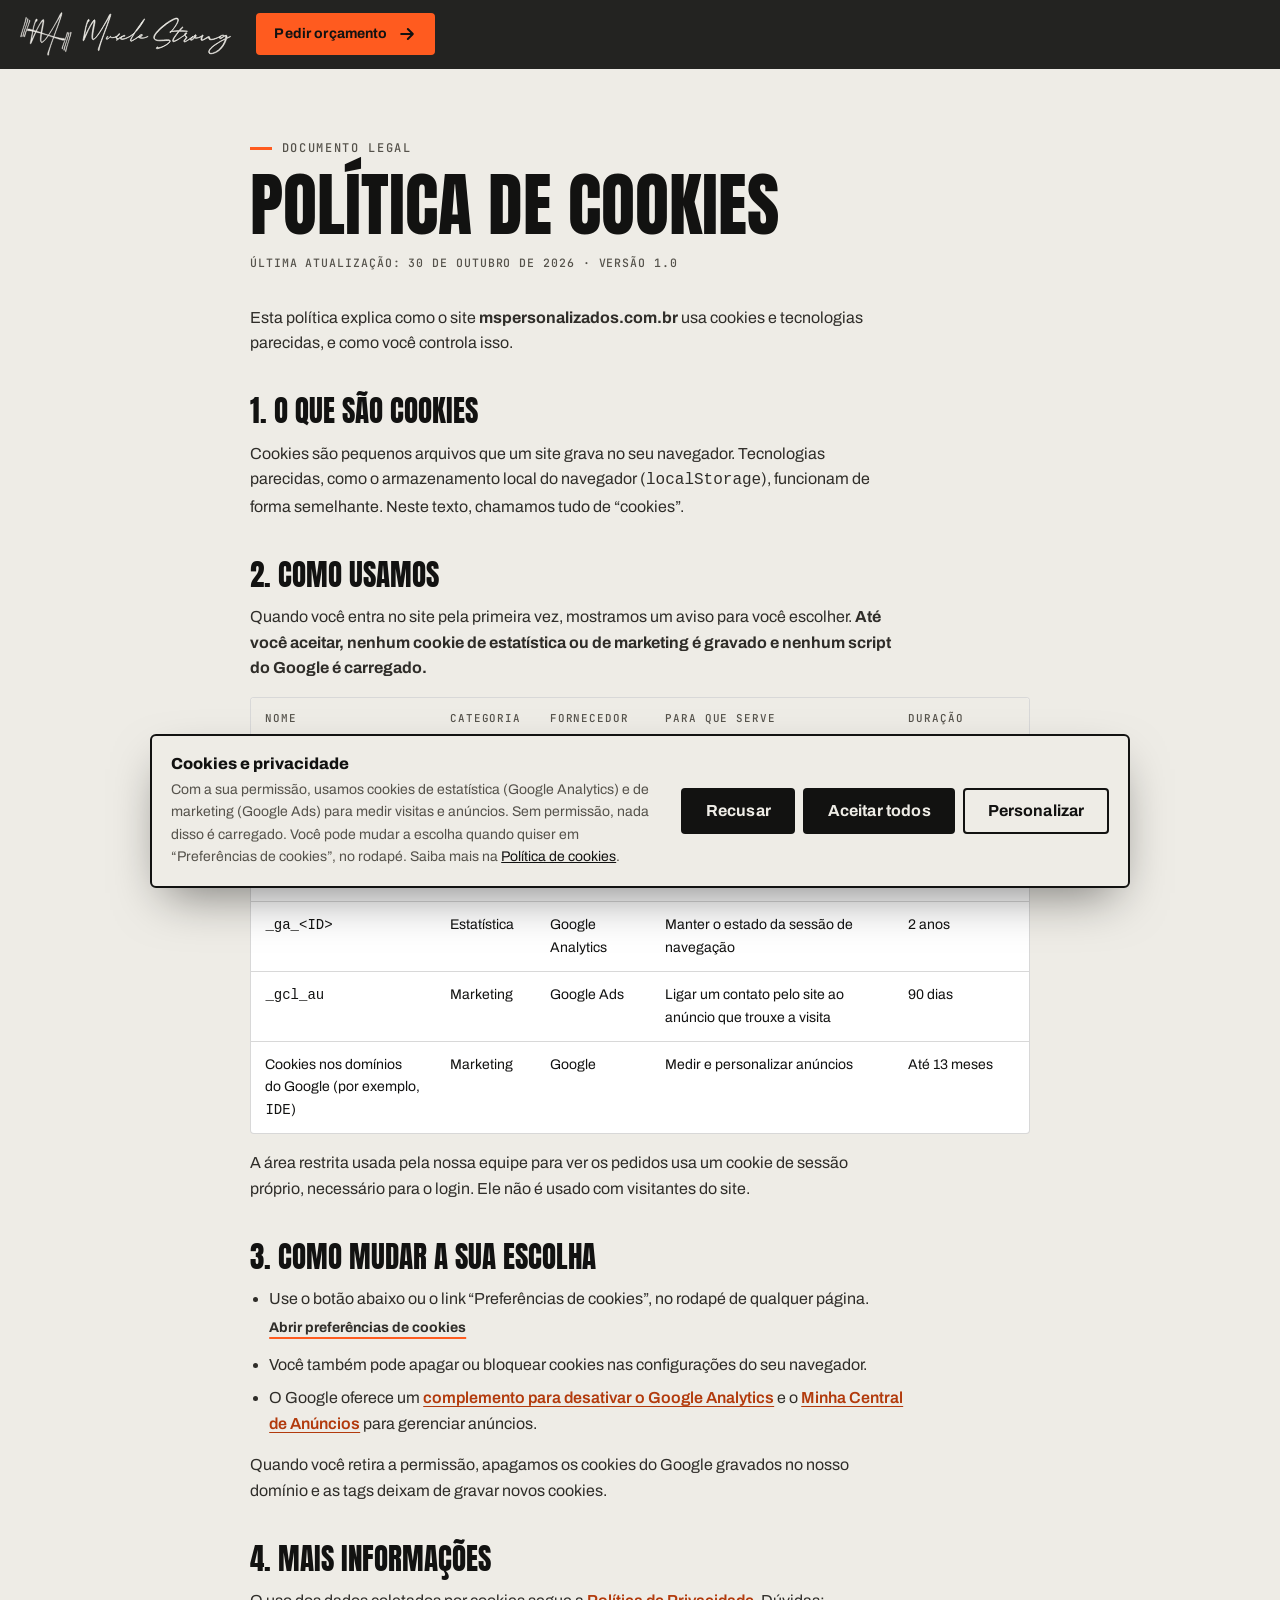
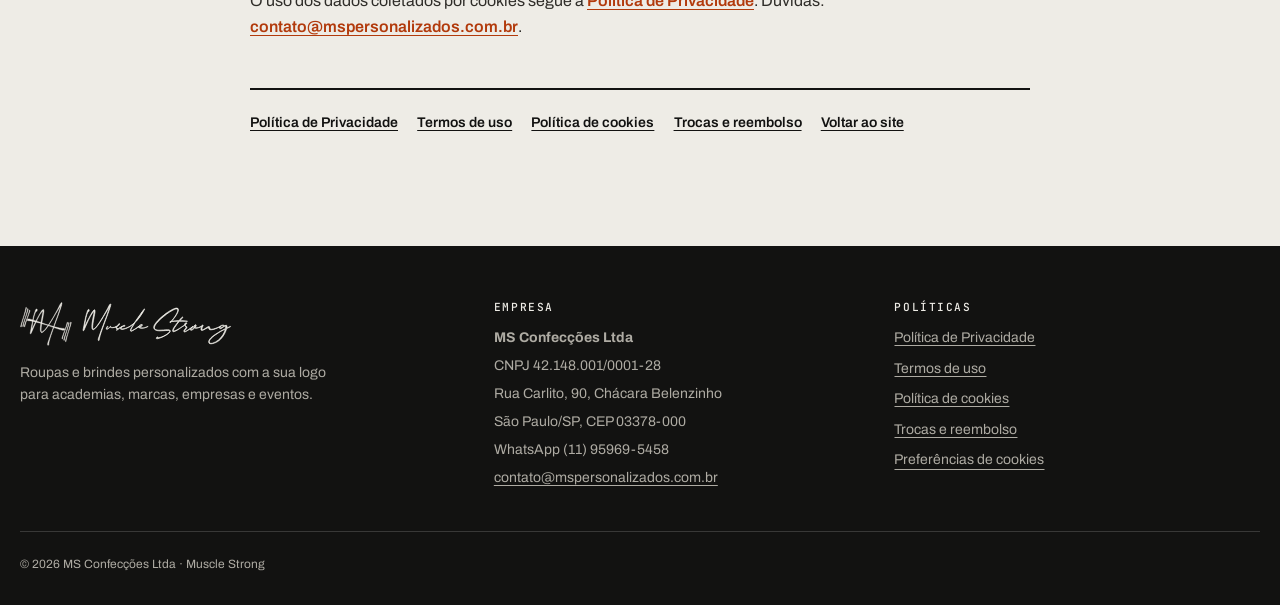
<file: landing-page-muscle-strong/politica-de-cookies.html>
<!doctype html>
<html lang="pt-BR" class="no-js">
<head>
<meta charset="utf-8">
<meta name="viewport" content="width=device-width, initial-scale=1, viewport-fit=cover">
<meta name="robots" content="noindex, nofollow">
<title>Política de cookies | Muscle Strong</title>
<meta name="description" content="Quais cookies o site mspersonalizados.com.br usa e como mudar a sua escolha.">
<meta name="theme-color" content="#121211">
<link rel="icon" href="img/favicon.svg" type="image/svg+xml">
<link rel="icon" href="img/favicon-32.png" sizes="32x32" type="image/png">
<link rel="apple-touch-icon" href="img/apple-touch-icon.png">
<link rel="stylesheet" href="css/style.css?v=202611031051">
<script>document.documentElement.className=document.documentElement.className.replace('no-js','js')</script>
<script src="js/tracking-config.js?v=202611031051" defer></script>
<script src="js/app.js?v=202611031051" defer></script>
</head>
<body>
<a class="skip" href="#conteudo">Pular para o conteúdo</a>
<div class="cookie" data-cookie hidden>
  <div class="cookie__box" role="region" aria-labelledby="ck-title">
    <div>
      <h2 id="ck-title">Cookies e privacidade</h2>
      <p>Com a sua permissão, usamos cookies de estatística (Google Analytics) e de marketing (Google Ads) para medir visitas e anúncios. Sem permissão, nada disso é carregado. Você pode mudar a escolha quando quiser em “Preferências de cookies”, no rodapé. Saiba mais na <a href="politica-de-cookies.html">Política de cookies</a>.</p>
    </div>
    <div class="cookie__btns">
      <button type="button" class="btn btn--ink" data-ck="reject">Recusar</button>
      <button type="button" class="btn btn--ink" data-ck="accept">Aceitar todos</button>
      <button type="button" class="btn btn--ghost-light" data-ck="custom">Personalizar</button>
    </div>
  </div>
</div>
<dialog class="cdlg" data-cdlg aria-labelledby="cd-title">
  <form method="dialog">
    <h2 id="cd-title">Preferências de cookies</h2>
    <p>Escolha o que você permite. Dá para mudar a qualquer momento pelo rodapé do site.</p>
    <div class="cpref">
      <b id="cp-nec">Necessários</b>
      <span class="switch"><input type="checkbox" checked disabled aria-labelledby="cp-nec" aria-describedby="cp-nec-d"><span></span></span>
      <p id="cp-nec-d">Guardam no seu navegador a escolha que você fizer aqui. Sempre ativos.</p>
    </div>
    <div class="cpref">
      <b id="cp-ana">Estatística</b>
      <span class="switch"><input type="checkbox" name="analytics" aria-labelledby="cp-ana" aria-describedby="cp-ana-d"><span></span></span>
      <p id="cp-ana-d">Google Analytics: conta visitas e mostra como o site é usado, para a gente melhorar as páginas.</p>
    </div>
    <div class="cpref">
      <b id="cp-mkt">Marketing</b>
      <span class="switch"><input type="checkbox" name="marketing" aria-labelledby="cp-mkt" aria-describedby="cp-mkt-d"><span></span></span>
      <p id="cp-mkt-d">Google Ads: mede o resultado dos nossos anúncios e ajuda a mostrar anúncios mais relevantes.</p>
    </div>
    <div class="cdlg__btns">
      <button type="submit" value="reject" class="btn btn--ghost-light">Recusar todos</button>
      <button type="submit" value="save" class="btn btn--ink">Salvar escolhas</button>
    </div>
  </form>
</dialog>
<header class="topbar">
  <div class="wrap topbar__in">
    <a class="brand" href="./" aria-label="Muscle Strong, página inicial">
      <img class="brand__sym" src="img/logo-simbolo-claro.svg" alt="" width="44" height="37">
      <img class="brand__sig" src="img/logo-assinatura-claro.svg" alt="" width="132" height="37">
    </a>
    <a class="btn btn--signal btn--sm" href="./#orcamento">Pedir orçamento <svg class="arrow" viewBox="0 0 24 24" fill="none" stroke="currentColor" stroke-width="2.4" stroke-linecap="round" stroke-linejoin="round" aria-hidden="true"><path d="M5 12h14M13 6l6 6-6 6"/></svg></a>
  </div>
</header>
<main id="conteudo" tabindex="-1" class="light doc">
  <div class="wrap doc__in">
    <p class="eyebrow">Documento legal</p>
    <h1>Política de cookies</h1>
    <p class="meta">Última atualização: 30 de outubro de 2026 · Versão 1.0</p>

    <p>Esta política explica como o site <b>mspersonalizados.com.br</b> usa cookies e tecnologias parecidas, e como você controla isso.</p>

    <h2>1. O que são cookies</h2>
    <p>Cookies são pequenos arquivos que um site grava no seu navegador. Tecnologias parecidas, como o armazenamento local do navegador (<code>localStorage</code>), funcionam de forma semelhante. Neste texto, chamamos tudo de “cookies”.</p>

    <h2>2. Como usamos</h2>
    <p>Quando você entra no site pela primeira vez, mostramos um aviso para você escolher. <b>Até você aceitar, nenhum cookie de estatística ou de marketing é gravado e nenhum script do Google é carregado.</b></p>
    <div class="tbl"><table>
      <thead><tr><th scope="col">Nome</th><th scope="col">Categoria</th><th scope="col">Fornecedor</th><th scope="col">Para que serve</th><th scope="col">Duração</th></tr></thead>
      <tbody>
        <tr><td><code>ms_consent</code></td><td>Necessário</td><td>Muscle Strong</td><td>Guarda a sua escolha sobre cookies (armazenamento local do navegador)</td><td>Até você apagar ou mudar a escolha</td></tr>
        <tr><td><code>_ga</code></td><td>Estatística</td><td>Google Analytics</td><td>Distinguir visitantes para contar visitas</td><td>2 anos</td></tr>
        <tr><td><code>_ga_&lt;ID&gt;</code></td><td>Estatística</td><td>Google Analytics</td><td>Manter o estado da sessão de navegação</td><td>2 anos</td></tr>
        <tr><td><code>_gcl_au</code></td><td>Marketing</td><td>Google Ads</td><td>Ligar um contato pelo site ao anúncio que trouxe a visita</td><td>90 dias</td></tr>
        <tr><td>Cookies nos domínios do Google (por exemplo, <code>IDE</code>)</td><td>Marketing</td><td>Google</td><td>Medir e personalizar anúncios</td><td>Até 13 meses</td></tr>
      </tbody>
    </table></div>
    <p>A área restrita usada pela nossa equipe para ver os pedidos usa um cookie de sessão próprio, necessário para o login. Ele não é usado com visitantes do site.</p>

    <h2>3. Como mudar a sua escolha</h2>
    <ul>
      <li>Use o botão abaixo ou o link “Preferências de cookies”, no rodapé de qualquer página. <button type="button" class="linkbtn" data-cookie-prefs>Abrir preferências de cookies</button></li>
      <li>Você também pode apagar ou bloquear cookies nas configurações do seu navegador.</li>
      <li>O Google oferece um <a href="https://tools.google.com/dlpage/gaoptout" rel="noopener" target="_blank">complemento para desativar o Google Analytics<span class="sr-only"> (abre em nova aba)</span></a> e o <a href="https://myadcenter.google.com/" rel="noopener" target="_blank">Minha Central de Anúncios<span class="sr-only"> (abre em nova aba)</span></a> para gerenciar anúncios.</li>
    </ul>
    <p>Quando você retira a permissão, apagamos os cookies do Google gravados no nosso domínio e as tags deixam de gravar novos cookies.</p>

    <h2>4. Mais informações</h2>
    <p>O uso dos dados coletados por cookies segue a <a href="politica-de-privacidade.html">Política de Privacidade</a>. Dúvidas: <a href="mailto:contato@mspersonalizados.com.br">contato@mspersonalizados.com.br</a>.</p>

    <nav class="doc-nav" aria-label="Outros documentos"><a href="politica-de-privacidade.html">Política de Privacidade</a><a href="termos-de-uso.html">Termos de uso</a><a href="politica-de-cookies.html" aria-current="page">Política de cookies</a><a href="politica-de-trocas-e-reembolso.html">Trocas e reembolso</a><a href="./">Voltar ao site</a></nav>
  </div>
</main>
<footer class="foot">
  <div class="wrap">
    <div class="foot__grid">
      <div>
        <a class="brand" href="./" aria-label="Muscle Strong, página inicial">
          <img class="brand__sym" src="img/logo-simbolo-claro.svg" alt="" width="44" height="37">
          <img class="brand__sig" src="img/logo-assinatura-claro.svg" alt="" width="132" height="37">
        </a>
        <p class="foot__tag">Roupas e brindes personalizados com a sua logo para academias, marcas, empresas e eventos.</p>
      </div>
      <div>
        <h2>Empresa</h2>
        <address>
          <span><b>MS Confecções Ltda</b></span>
          <span>CNPJ 42.148.001/0001-28</span>
          <span>Rua Carlito, 90, Chácara Belenzinho</span>
          <span>São Paulo/SP, CEP 03378-000</span>
          <span>WhatsApp (11) 95969-5458</span>
          <span><a href="mailto:contato@mspersonalizados.com.br">contato@mspersonalizados.com.br</a></span>
        </address>
      </div>
      <div>
        <h2>Políticas</h2>
        <ul>
          <li><a href="politica-de-privacidade.html">Política de Privacidade</a></li>
          <li><a href="termos-de-uso.html">Termos de uso</a></li>
          <li><a href="politica-de-cookies.html">Política de cookies</a></li>
          <li><a href="politica-de-trocas-e-reembolso.html">Trocas e reembolso</a></li>
          <li><button type="button" class="linkbtn" data-cookie-prefs>Preferências de cookies</button></li>
        </ul>
      </div>
    </div>
    <div class="foot__base">
      <p>© 2026 MS Confecções Ltda · Muscle Strong</p>
    </div>
  </div>
</footer>
</body>
</html>
</file>
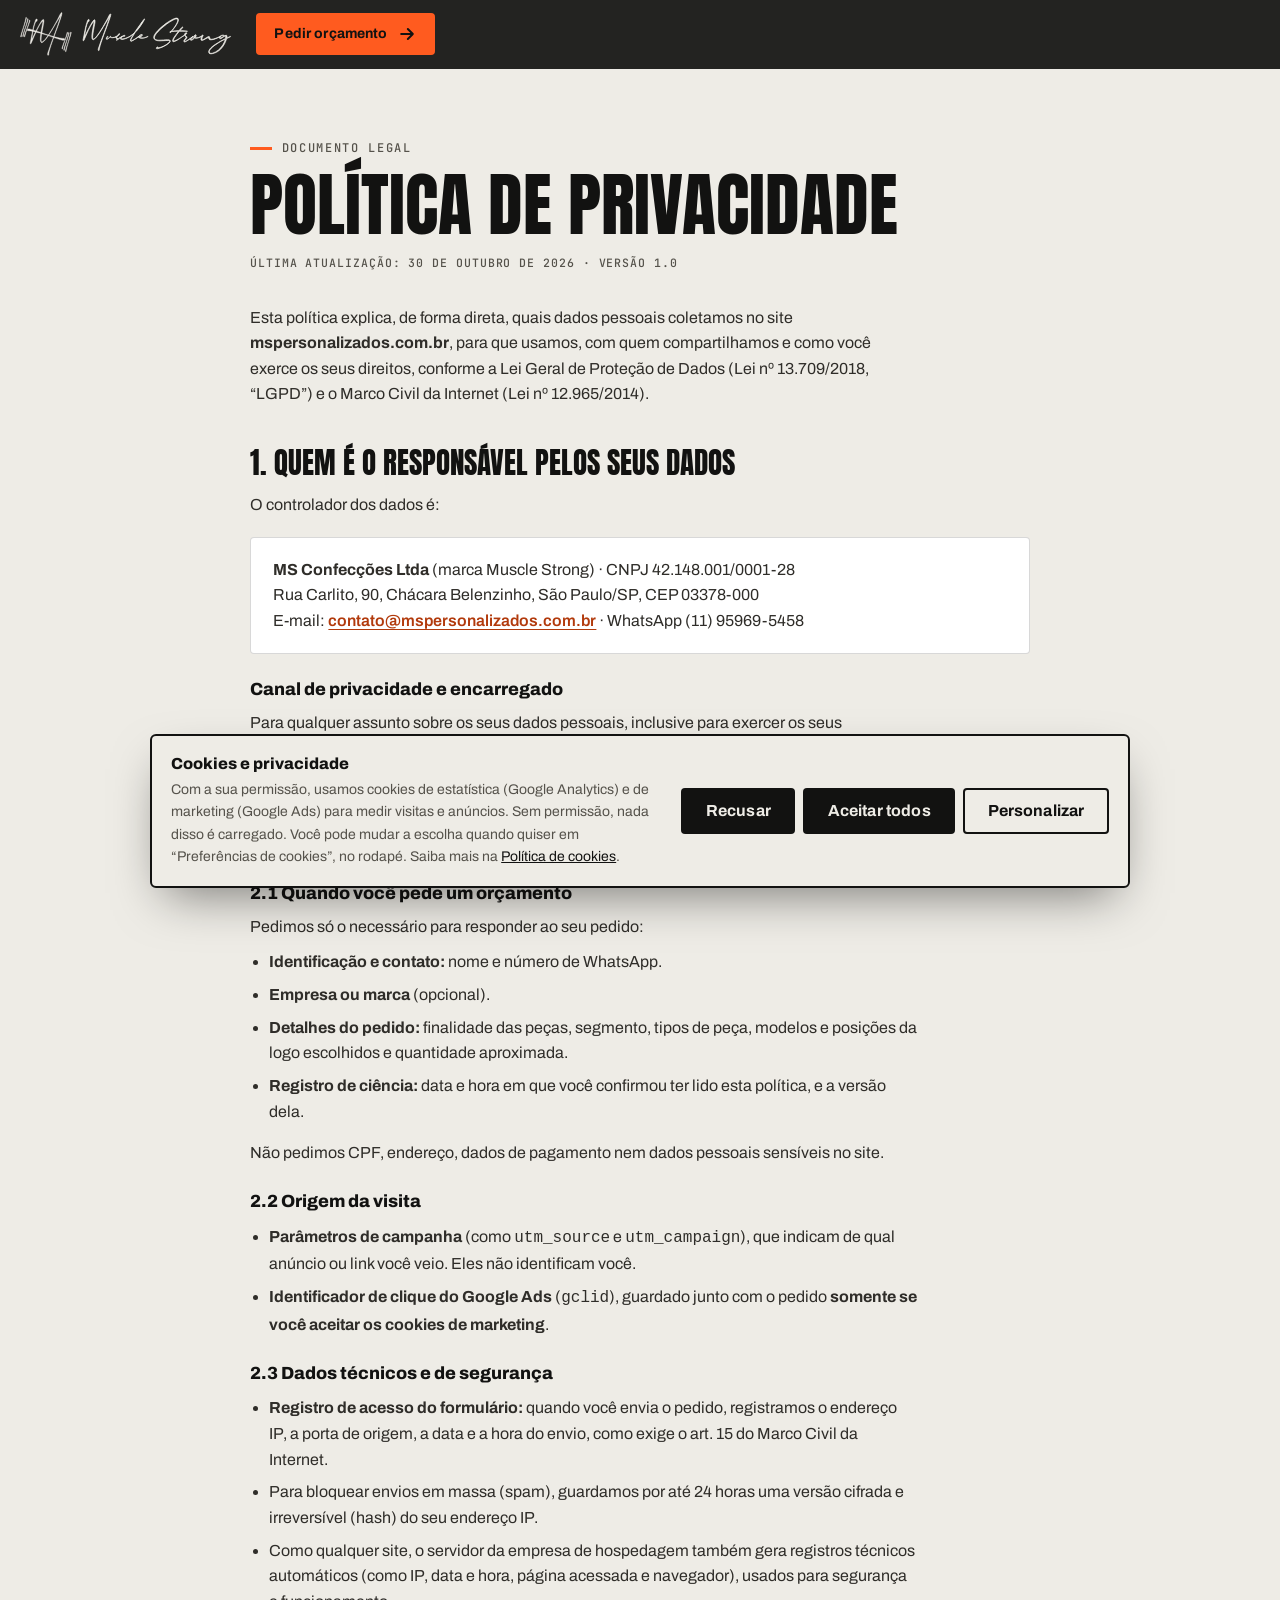
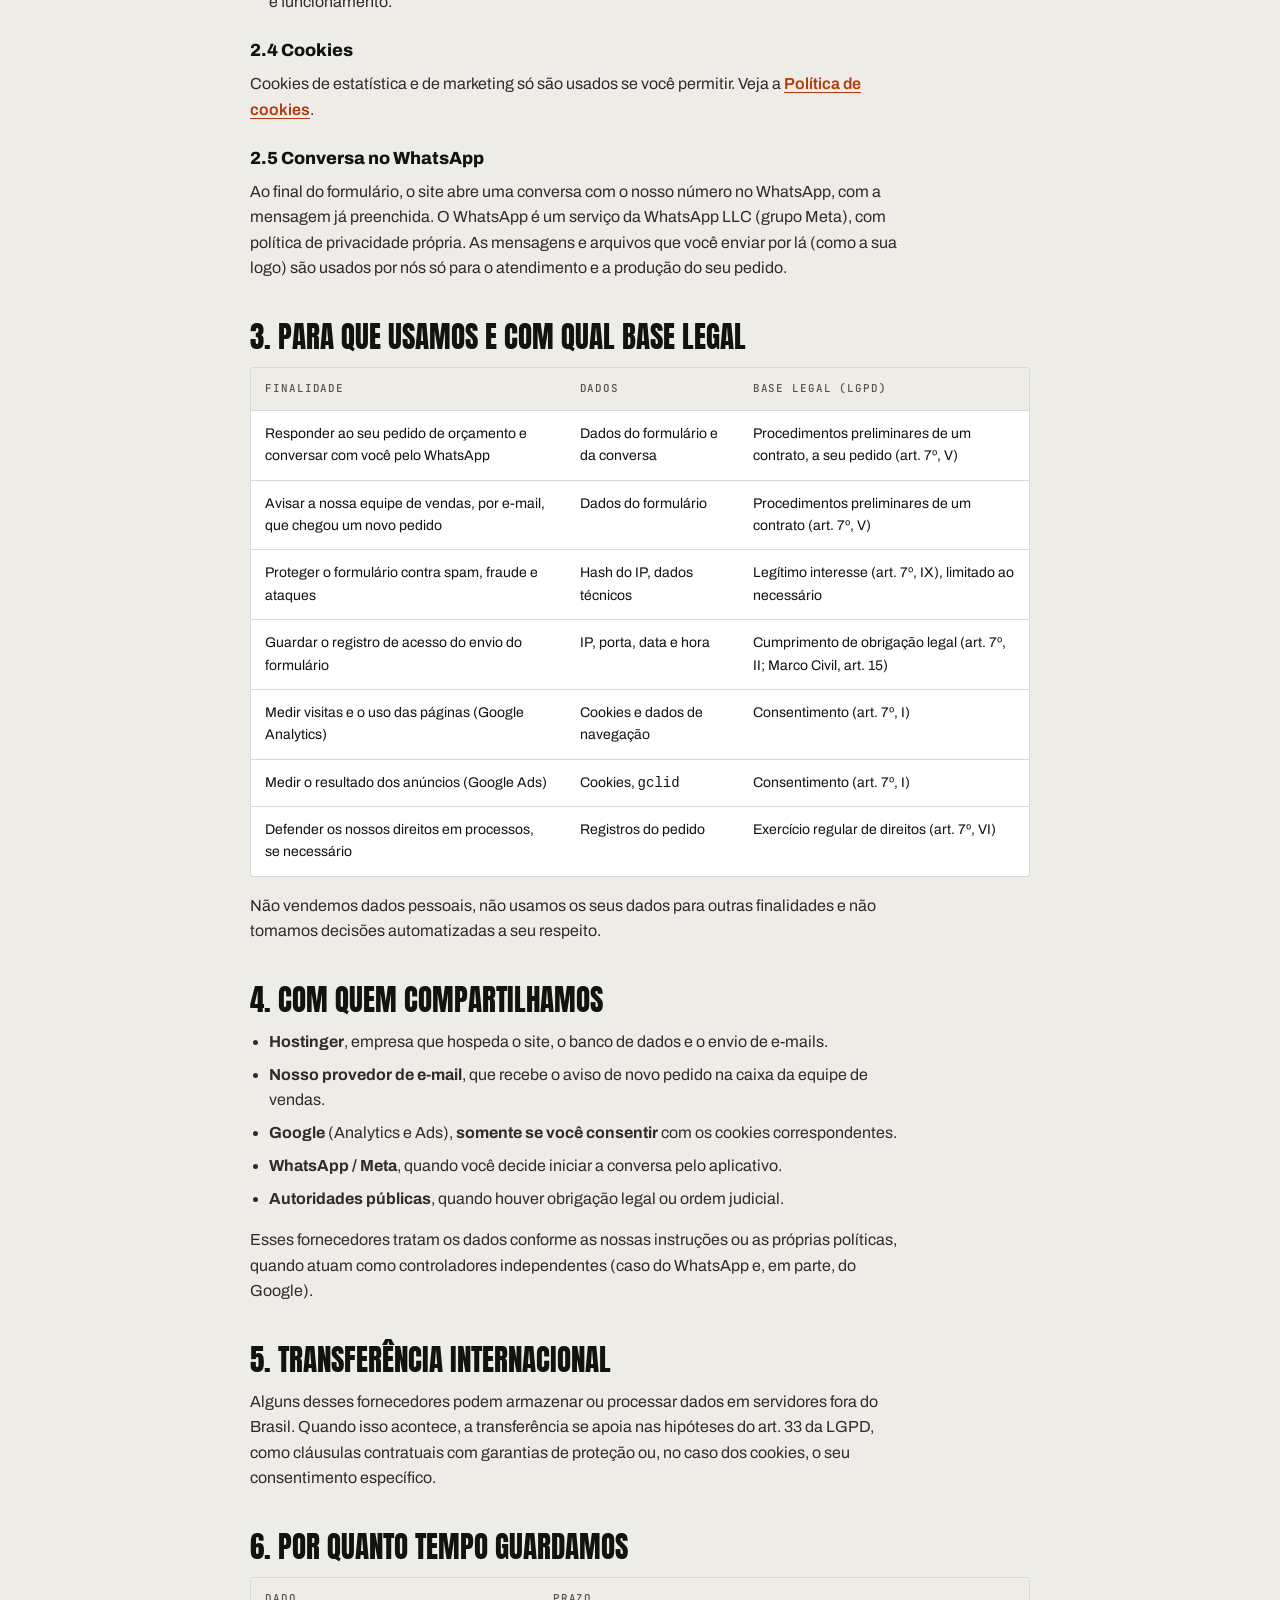
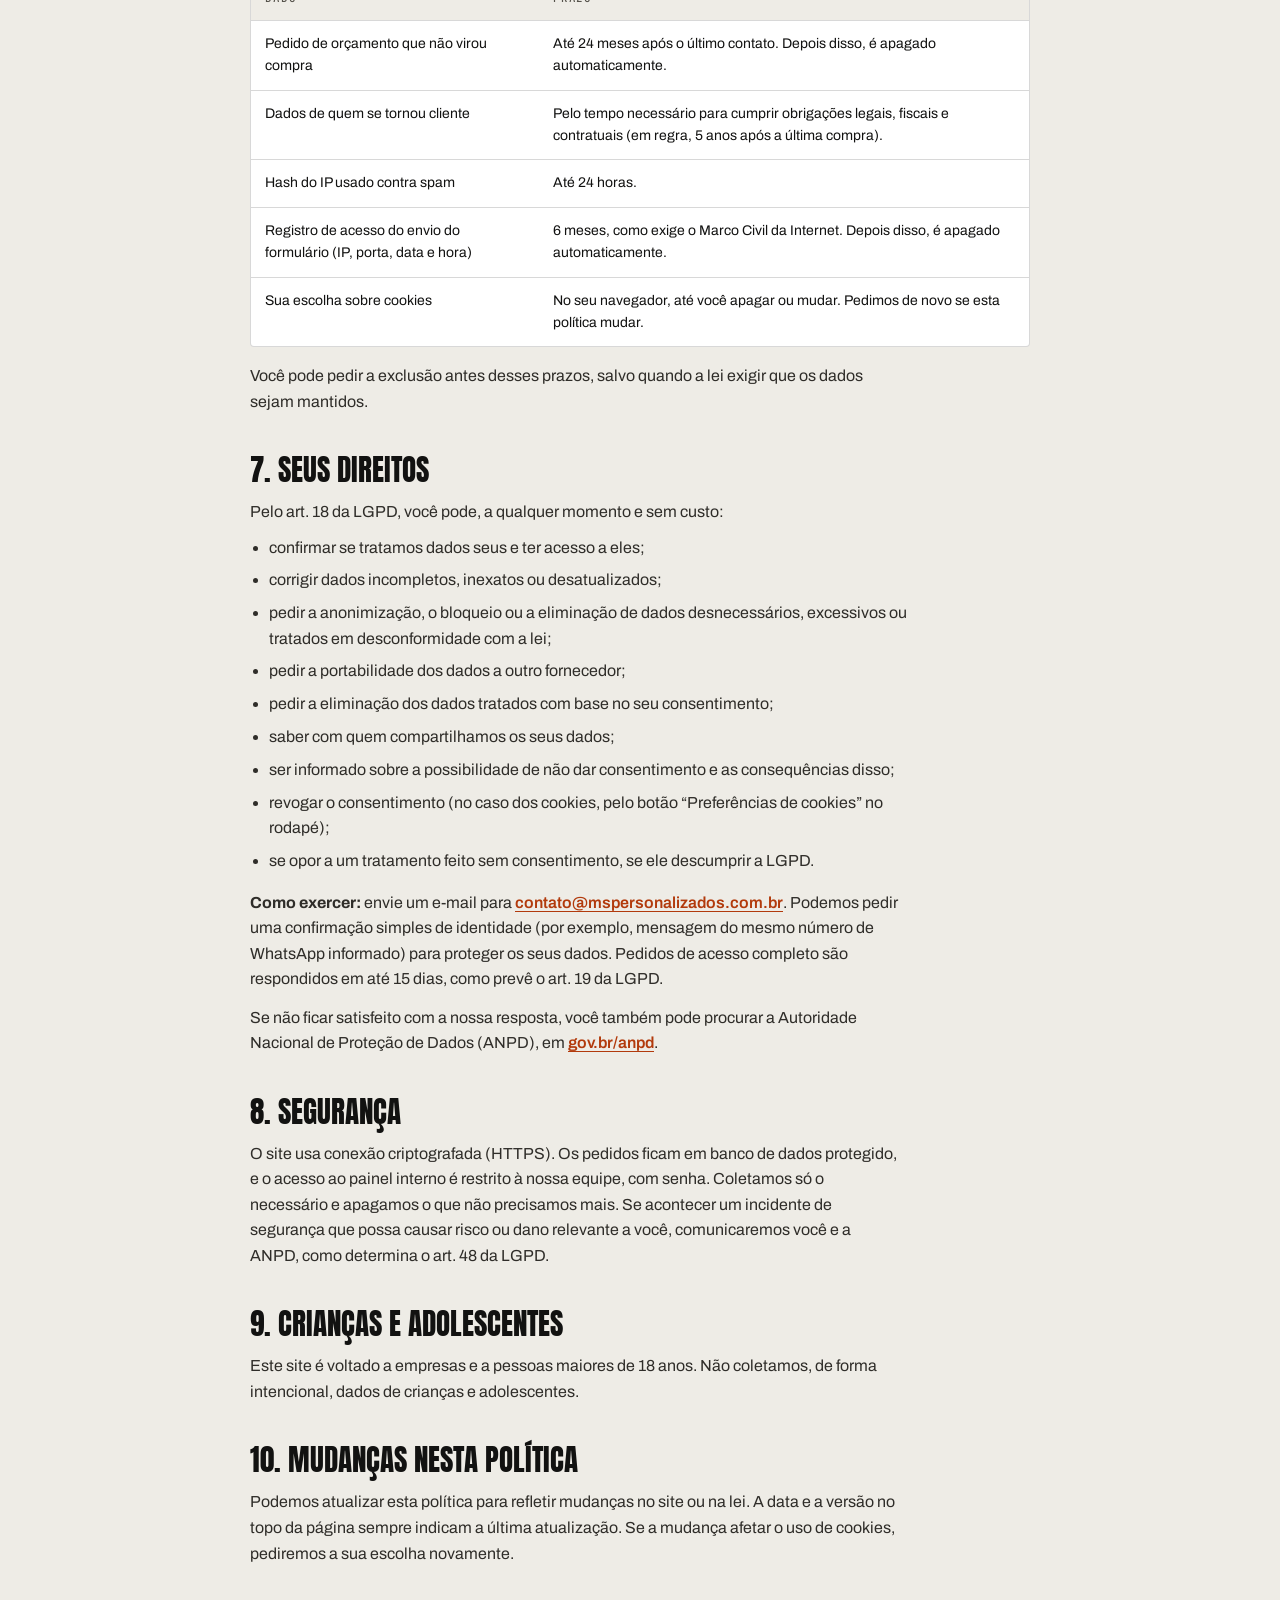
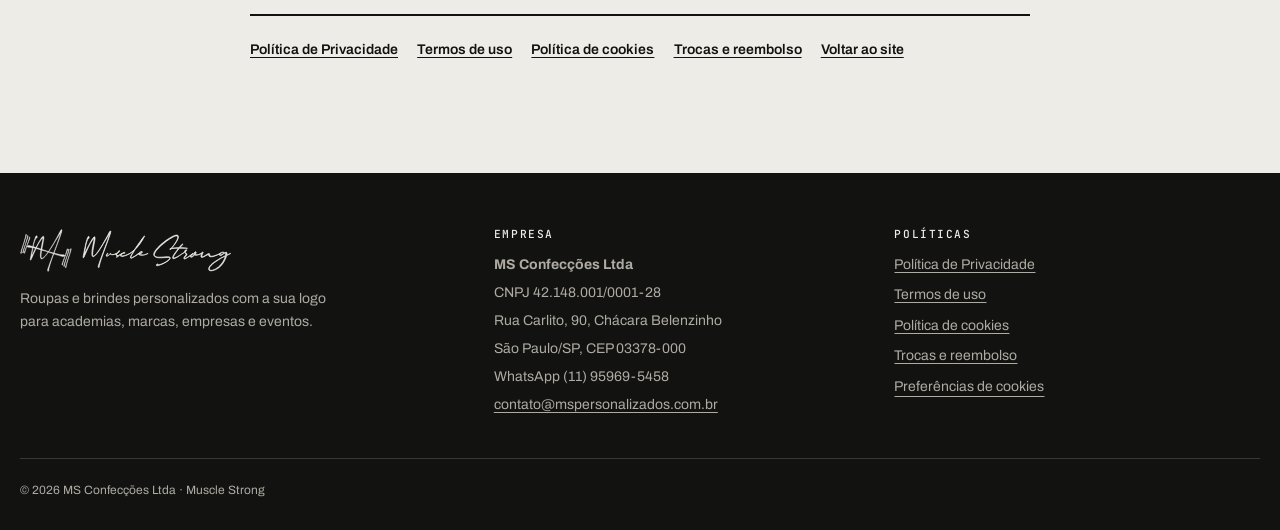
<file: landing-page-muscle-strong/politica-de-privacidade.html>
<!doctype html>
<html lang="pt-BR" class="no-js">
<head>
<meta charset="utf-8">
<meta name="viewport" content="width=device-width, initial-scale=1, viewport-fit=cover">
<meta name="robots" content="noindex, nofollow">
<title>Política de Privacidade | Muscle Strong</title>
<meta name="description" content="Como a Muscle Strong (MS Confecções Ltda) trata os dados pessoais coletados no site, conforme a LGPD.">
<meta name="theme-color" content="#121211">
<link rel="icon" href="img/favicon.svg" type="image/svg+xml">
<link rel="icon" href="img/favicon-32.png" sizes="32x32" type="image/png">
<link rel="apple-touch-icon" href="img/apple-touch-icon.png">
<link rel="stylesheet" href="css/style.css?v=202611031051">
<script>document.documentElement.className=document.documentElement.className.replace('no-js','js')</script>
<script src="js/tracking-config.js?v=202611031051" defer></script>
<script src="js/app.js?v=202611031051" defer></script>
</head>
<body>
<a class="skip" href="#conteudo">Pular para o conteúdo</a>
<div class="cookie" data-cookie hidden>
  <div class="cookie__box" role="region" aria-labelledby="ck-title">
    <div>
      <h2 id="ck-title">Cookies e privacidade</h2>
      <p>Com a sua permissão, usamos cookies de estatística (Google Analytics) e de marketing (Google Ads) para medir visitas e anúncios. Sem permissão, nada disso é carregado. Você pode mudar a escolha quando quiser em “Preferências de cookies”, no rodapé. Saiba mais na <a href="politica-de-cookies.html">Política de cookies</a>.</p>
    </div>
    <div class="cookie__btns">
      <button type="button" class="btn btn--ink" data-ck="reject">Recusar</button>
      <button type="button" class="btn btn--ink" data-ck="accept">Aceitar todos</button>
      <button type="button" class="btn btn--ghost-light" data-ck="custom">Personalizar</button>
    </div>
  </div>
</div>
<dialog class="cdlg" data-cdlg aria-labelledby="cd-title">
  <form method="dialog">
    <h2 id="cd-title">Preferências de cookies</h2>
    <p>Escolha o que você permite. Dá para mudar a qualquer momento pelo rodapé do site.</p>
    <div class="cpref">
      <b id="cp-nec">Necessários</b>
      <span class="switch"><input type="checkbox" checked disabled aria-labelledby="cp-nec" aria-describedby="cp-nec-d"><span></span></span>
      <p id="cp-nec-d">Guardam no seu navegador a escolha que você fizer aqui. Sempre ativos.</p>
    </div>
    <div class="cpref">
      <b id="cp-ana">Estatística</b>
      <span class="switch"><input type="checkbox" name="analytics" aria-labelledby="cp-ana" aria-describedby="cp-ana-d"><span></span></span>
      <p id="cp-ana-d">Google Analytics: conta visitas e mostra como o site é usado, para a gente melhorar as páginas.</p>
    </div>
    <div class="cpref">
      <b id="cp-mkt">Marketing</b>
      <span class="switch"><input type="checkbox" name="marketing" aria-labelledby="cp-mkt" aria-describedby="cp-mkt-d"><span></span></span>
      <p id="cp-mkt-d">Google Ads: mede o resultado dos nossos anúncios e ajuda a mostrar anúncios mais relevantes.</p>
    </div>
    <div class="cdlg__btns">
      <button type="submit" value="reject" class="btn btn--ghost-light">Recusar todos</button>
      <button type="submit" value="save" class="btn btn--ink">Salvar escolhas</button>
    </div>
  </form>
</dialog>
<header class="topbar">
  <div class="wrap topbar__in">
    <a class="brand" href="./" aria-label="Muscle Strong, página inicial">
      <img class="brand__sym" src="img/logo-simbolo-claro.svg" alt="" width="44" height="37">
      <img class="brand__sig" src="img/logo-assinatura-claro.svg" alt="" width="132" height="37">
    </a>
    <a class="btn btn--signal btn--sm" href="./#orcamento">Pedir orçamento <svg class="arrow" viewBox="0 0 24 24" fill="none" stroke="currentColor" stroke-width="2.4" stroke-linecap="round" stroke-linejoin="round" aria-hidden="true"><path d="M5 12h14M13 6l6 6-6 6"/></svg></a>
  </div>
</header>
<main id="conteudo" tabindex="-1" class="light doc">
  <div class="wrap doc__in">
    <p class="eyebrow">Documento legal</p>
    <h1>Política de Privacidade</h1>
    <p class="meta">Última atualização: 30 de outubro de 2026 · Versão 1.0</p>

    <p>Esta política explica, de forma direta, quais dados pessoais coletamos no site <b>mspersonalizados.com.br</b>, para que usamos, com quem compartilhamos e como você exerce os seus direitos, conforme a Lei Geral de Proteção de Dados (Lei nº 13.709/2018, “LGPD”) e o Marco Civil da Internet (Lei nº 12.965/2014).</p>

    <h2>1. Quem é o responsável pelos seus dados</h2>
    <p>O controlador dos dados é:</p>
    <div class="box">
      <p><b>MS Confecções Ltda</b> (marca Muscle Strong) · CNPJ 42.148.001/0001-28<br>Rua Carlito, 90, Chácara Belenzinho, São Paulo/SP, CEP 03378-000<br>
      E-mail: <a href="mailto:contato@mspersonalizados.com.br">contato@mspersonalizados.com.br</a> · WhatsApp (11) 95969-5458</p>
    </div>
    <h3>Canal de privacidade e encarregado</h3>
    <p>Para qualquer assunto sobre os seus dados pessoais, inclusive para exercer os seus direitos, fale com o nosso encarregado pelo tratamento de dados pessoais no e-mail <a href="mailto:contato@mspersonalizados.com.br">contato@mspersonalizados.com.br</a>.</p>

    <h2>2. Quais dados coletamos</h2>
    <h3>2.1 Quando você pede um orçamento</h3>
    <p>Pedimos só o necessário para responder ao seu pedido:</p>
    <ul>
      <li><b>Identificação e contato:</b> nome e número de WhatsApp.</li>
      <li><b>Empresa ou marca</b> (opcional).</li>
      <li><b>Detalhes do pedido:</b> finalidade das peças, segmento, tipos de peça, modelos e posições da logo escolhidos e quantidade aproximada.</li>
      <li><b>Registro de ciência:</b> data e hora em que você confirmou ter lido esta política, e a versão dela.</li>
    </ul>
    <p>Não pedimos CPF, endereço, dados de pagamento nem dados pessoais sensíveis no site.</p>
    <h3>2.2 Origem da visita</h3>
    <ul>
      <li><b>Parâmetros de campanha</b> (como <code>utm_source</code> e <code>utm_campaign</code>), que indicam de qual anúncio ou link você veio. Eles não identificam você.</li>
      <li><b>Identificador de clique do Google Ads</b> (<code>gclid</code>), guardado junto com o pedido <b>somente se você aceitar os cookies de marketing</b>.</li>
    </ul>
    <h3>2.3 Dados técnicos e de segurança</h3>
    <ul>
      <li><b>Registro de acesso do formulário:</b> quando você envia o pedido, registramos o endereço IP, a porta de origem, a data e a hora do envio, como exige o art. 15 do Marco Civil da Internet.</li>
      <li>Para bloquear envios em massa (spam), guardamos por até 24 horas uma versão cifrada e irreversível (hash) do seu endereço IP.</li>
      <li>Como qualquer site, o servidor da empresa de hospedagem também gera registros técnicos automáticos (como IP, data e hora, página acessada e navegador), usados para segurança e funcionamento.</li>
    </ul>
    <h3>2.4 Cookies</h3>
    <p>Cookies de estatística e de marketing só são usados se você permitir. Veja a <a href="politica-de-cookies.html">Política de cookies</a>.</p>
    <h3>2.5 Conversa no WhatsApp</h3>
    <p>Ao final do formulário, o site abre uma conversa com o nosso número no WhatsApp, com a mensagem já preenchida. O WhatsApp é um serviço da WhatsApp LLC (grupo Meta), com política de privacidade própria. As mensagens e arquivos que você enviar por lá (como a sua logo) são usados por nós só para o atendimento e a produção do seu pedido.</p>

    <h2>3. Para que usamos e com qual base legal</h2>
    <div class="tbl"><table>
      <thead><tr><th scope="col">Finalidade</th><th scope="col">Dados</th><th scope="col">Base legal (LGPD)</th></tr></thead>
      <tbody>
        <tr><td>Responder ao seu pedido de orçamento e conversar com você pelo WhatsApp</td><td>Dados do formulário e da conversa</td><td>Procedimentos preliminares de um contrato, a seu pedido (art. 7º, V)</td></tr>
        <tr><td>Avisar a nossa equipe de vendas, por e-mail, que chegou um novo pedido</td><td>Dados do formulário</td><td>Procedimentos preliminares de um contrato (art. 7º, V)</td></tr>
        <tr><td>Proteger o formulário contra spam, fraude e ataques</td><td>Hash do IP, dados técnicos</td><td>Legítimo interesse (art. 7º, IX), limitado ao necessário</td></tr>
        <tr><td>Guardar o registro de acesso do envio do formulário</td><td>IP, porta, data e hora</td><td>Cumprimento de obrigação legal (art. 7º, II; Marco Civil, art. 15)</td></tr>
        <tr><td>Medir visitas e o uso das páginas (Google Analytics)</td><td>Cookies e dados de navegação</td><td>Consentimento (art. 7º, I)</td></tr>
        <tr><td>Medir o resultado dos anúncios (Google Ads)</td><td>Cookies, <code>gclid</code></td><td>Consentimento (art. 7º, I)</td></tr>
        <tr><td>Defender os nossos direitos em processos, se necessário</td><td>Registros do pedido</td><td>Exercício regular de direitos (art. 7º, VI)</td></tr>
      </tbody>
    </table></div>
    <p>Não vendemos dados pessoais, não usamos os seus dados para outras finalidades e não tomamos decisões automatizadas a seu respeito.</p>

    <h2>4. Com quem compartilhamos</h2>
    <ul>
      <li><b>Hostinger</b>, empresa que hospeda o site, o banco de dados e o envio de e-mails.</li>
      <li><b>Nosso provedor de e-mail</b>, que recebe o aviso de novo pedido na caixa da equipe de vendas.</li>
      <li><b>Google</b> (Analytics e Ads), <b>somente se você consentir</b> com os cookies correspondentes.</li>
      <li><b>WhatsApp / Meta</b>, quando você decide iniciar a conversa pelo aplicativo.</li>
      <li><b>Autoridades públicas</b>, quando houver obrigação legal ou ordem judicial.</li>
    </ul>
    <p>Esses fornecedores tratam os dados conforme as nossas instruções ou as próprias políticas, quando atuam como controladores independentes (caso do WhatsApp e, em parte, do Google).</p>

    <h2>5. Transferência internacional</h2>
    <p>Alguns desses fornecedores podem armazenar ou processar dados em servidores fora do Brasil. Quando isso acontece, a transferência se apoia nas hipóteses do art. 33 da LGPD, como cláusulas contratuais com garantias de proteção ou, no caso dos cookies, o seu consentimento específico.</p>

    <h2>6. Por quanto tempo guardamos</h2>
    <div class="tbl"><table>
      <thead><tr><th scope="col">Dado</th><th scope="col">Prazo</th></tr></thead>
      <tbody>
        <tr><td>Pedido de orçamento que não virou compra</td><td>Até 24 meses após o último contato. Depois disso, é apagado automaticamente.</td></tr>
        <tr><td>Dados de quem se tornou cliente</td><td>Pelo tempo necessário para cumprir obrigações legais, fiscais e contratuais (em regra, 5 anos após a última compra).</td></tr>
        <tr><td>Hash do IP usado contra spam</td><td>Até 24 horas.</td></tr>
        <tr><td>Registro de acesso do envio do formulário (IP, porta, data e hora)</td><td>6 meses, como exige o Marco Civil da Internet. Depois disso, é apagado automaticamente.</td></tr>
        <tr><td>Sua escolha sobre cookies</td><td>No seu navegador, até você apagar ou mudar. Pedimos de novo se esta política mudar.</td></tr>
      </tbody>
    </table></div>
    <p>Você pode pedir a exclusão antes desses prazos, salvo quando a lei exigir que os dados sejam mantidos.</p>

    <h2>7. Seus direitos</h2>
    <p>Pelo art. 18 da LGPD, você pode, a qualquer momento e sem custo:</p>
    <ul>
      <li>confirmar se tratamos dados seus e ter acesso a eles;</li>
      <li>corrigir dados incompletos, inexatos ou desatualizados;</li>
      <li>pedir a anonimização, o bloqueio ou a eliminação de dados desnecessários, excessivos ou tratados em desconformidade com a lei;</li>
      <li>pedir a portabilidade dos dados a outro fornecedor;</li>
      <li>pedir a eliminação dos dados tratados com base no seu consentimento;</li>
      <li>saber com quem compartilhamos os seus dados;</li>
      <li>ser informado sobre a possibilidade de não dar consentimento e as consequências disso;</li>
      <li>revogar o consentimento (no caso dos cookies, pelo botão “Preferências de cookies” no rodapé);</li>
      <li>se opor a um tratamento feito sem consentimento, se ele descumprir a LGPD.</li>
    </ul>
    <p><b>Como exercer:</b> envie um e-mail para <a href="mailto:contato@mspersonalizados.com.br">contato@mspersonalizados.com.br</a>. Podemos pedir uma confirmação simples de identidade (por exemplo, mensagem do mesmo número de WhatsApp informado) para proteger os seus dados. Pedidos de acesso completo são respondidos em até 15 dias, como prevê o art. 19 da LGPD.</p>
    <p>Se não ficar satisfeito com a nossa resposta, você também pode procurar a Autoridade Nacional de Proteção de Dados (ANPD), em <a href="https://www.gov.br/anpd" rel="noopener" target="_blank">gov.br/anpd<span class="sr-only"> (abre em nova aba)</span></a>.</p>

    <h2>8. Segurança</h2>
    <p>O site usa conexão criptografada (HTTPS). Os pedidos ficam em banco de dados protegido, e o acesso ao painel interno é restrito à nossa equipe, com senha. Coletamos só o necessário e apagamos o que não precisamos mais. Se acontecer um incidente de segurança que possa causar risco ou dano relevante a você, comunicaremos você e a ANPD, como determina o art. 48 da LGPD.</p>

    <h2>9. Crianças e adolescentes</h2>
    <p>Este site é voltado a empresas e a pessoas maiores de 18 anos. Não coletamos, de forma intencional, dados de crianças e adolescentes.</p>

    <h2>10. Mudanças nesta política</h2>
    <p>Podemos atualizar esta política para refletir mudanças no site ou na lei. A data e a versão no topo da página sempre indicam a última atualização. Se a mudança afetar o uso de cookies, pediremos a sua escolha novamente.</p>

    <nav class="doc-nav" aria-label="Outros documentos"><a href="politica-de-privacidade.html" aria-current="page">Política de Privacidade</a><a href="termos-de-uso.html">Termos de uso</a><a href="politica-de-cookies.html">Política de cookies</a><a href="politica-de-trocas-e-reembolso.html">Trocas e reembolso</a><a href="./">Voltar ao site</a></nav>
  </div>
</main>
<footer class="foot">
  <div class="wrap">
    <div class="foot__grid">
      <div>
        <a class="brand" href="./" aria-label="Muscle Strong, página inicial">
          <img class="brand__sym" src="img/logo-simbolo-claro.svg" alt="" width="44" height="37">
          <img class="brand__sig" src="img/logo-assinatura-claro.svg" alt="" width="132" height="37">
        </a>
        <p class="foot__tag">Roupas e brindes personalizados com a sua logo para academias, marcas, empresas e eventos.</p>
      </div>
      <div>
        <h2>Empresa</h2>
        <address>
          <span><b>MS Confecções Ltda</b></span>
          <span>CNPJ 42.148.001/0001-28</span>
          <span>Rua Carlito, 90, Chácara Belenzinho</span>
          <span>São Paulo/SP, CEP 03378-000</span>
          <span>WhatsApp (11) 95969-5458</span>
          <span><a href="mailto:contato@mspersonalizados.com.br">contato@mspersonalizados.com.br</a></span>
        </address>
      </div>
      <div>
        <h2>Políticas</h2>
        <ul>
          <li><a href="politica-de-privacidade.html">Política de Privacidade</a></li>
          <li><a href="termos-de-uso.html">Termos de uso</a></li>
          <li><a href="politica-de-cookies.html">Política de cookies</a></li>
          <li><a href="politica-de-trocas-e-reembolso.html">Trocas e reembolso</a></li>
          <li><button type="button" class="linkbtn" data-cookie-prefs>Preferências de cookies</button></li>
        </ul>
      </div>
    </div>
    <div class="foot__base">
      <p>© 2026 MS Confecções Ltda · Muscle Strong</p>
    </div>
  </div>
</footer>
</body>
</html>
</file>
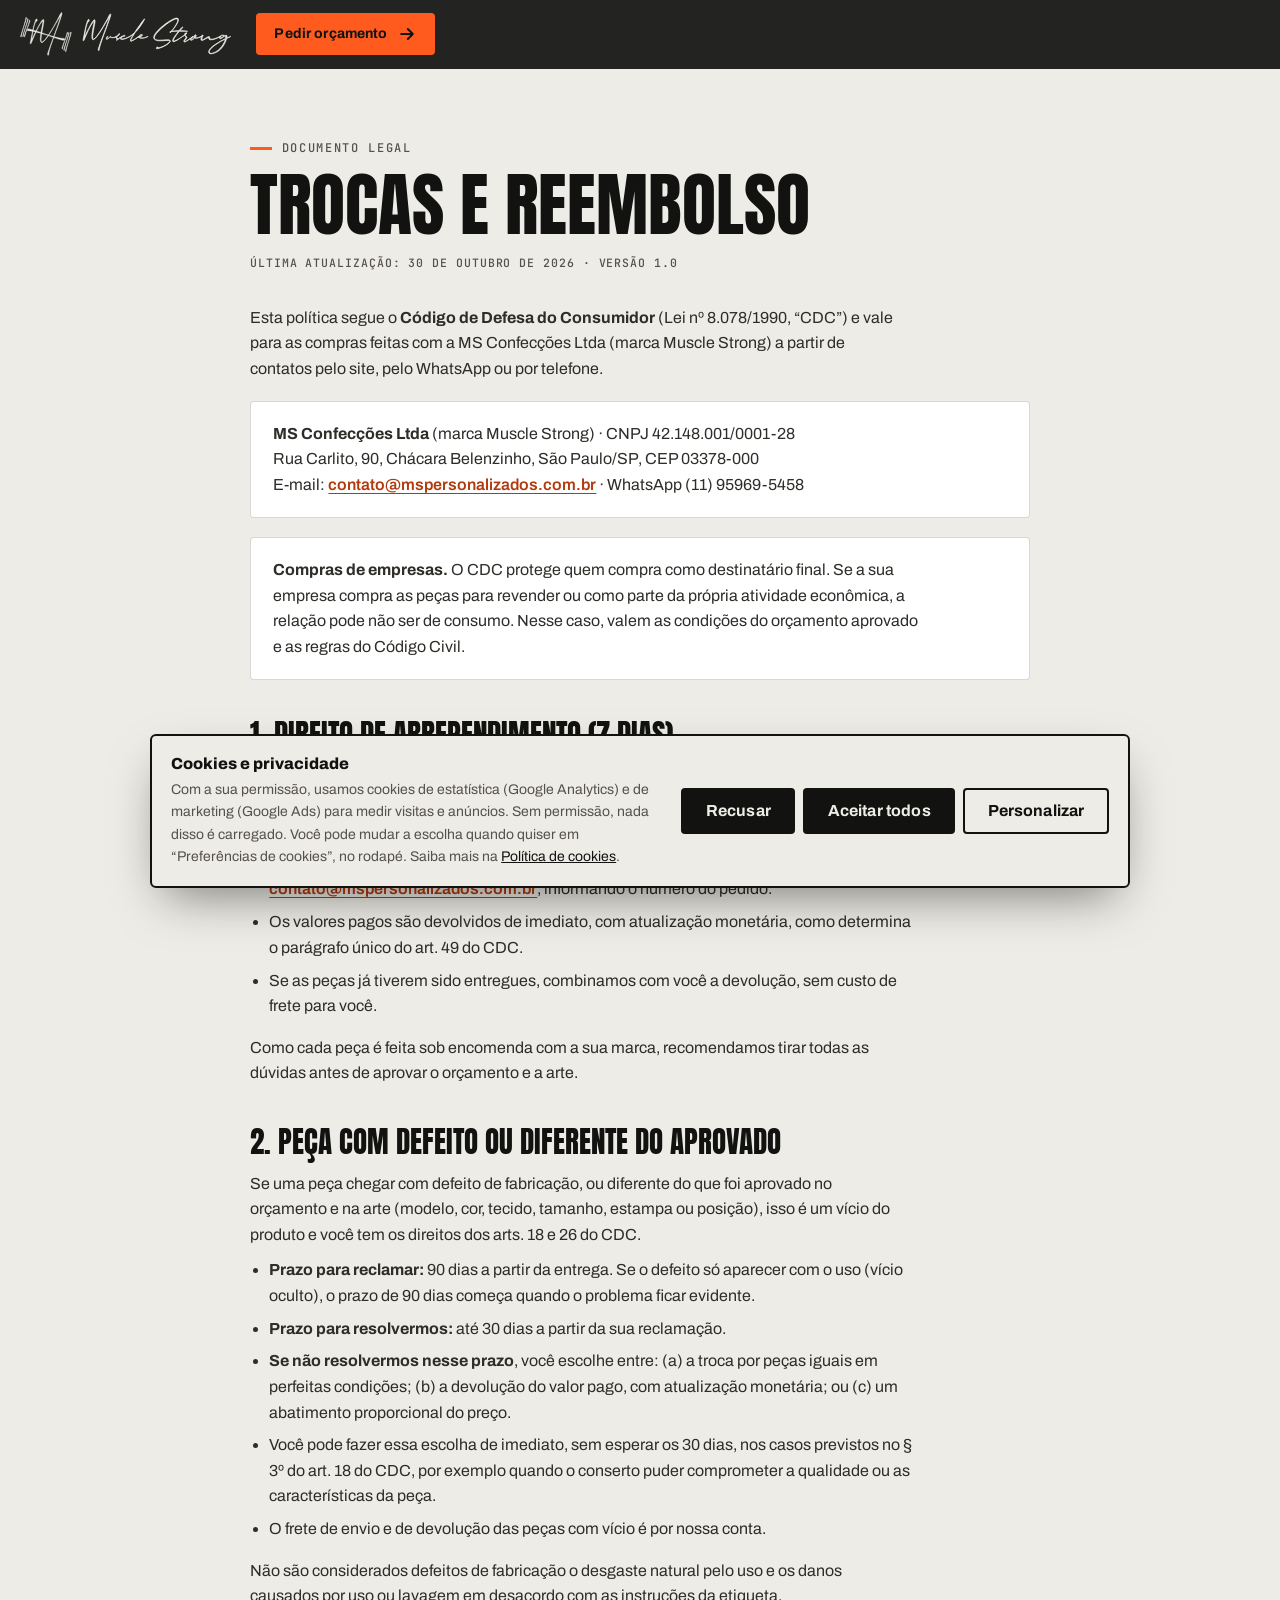
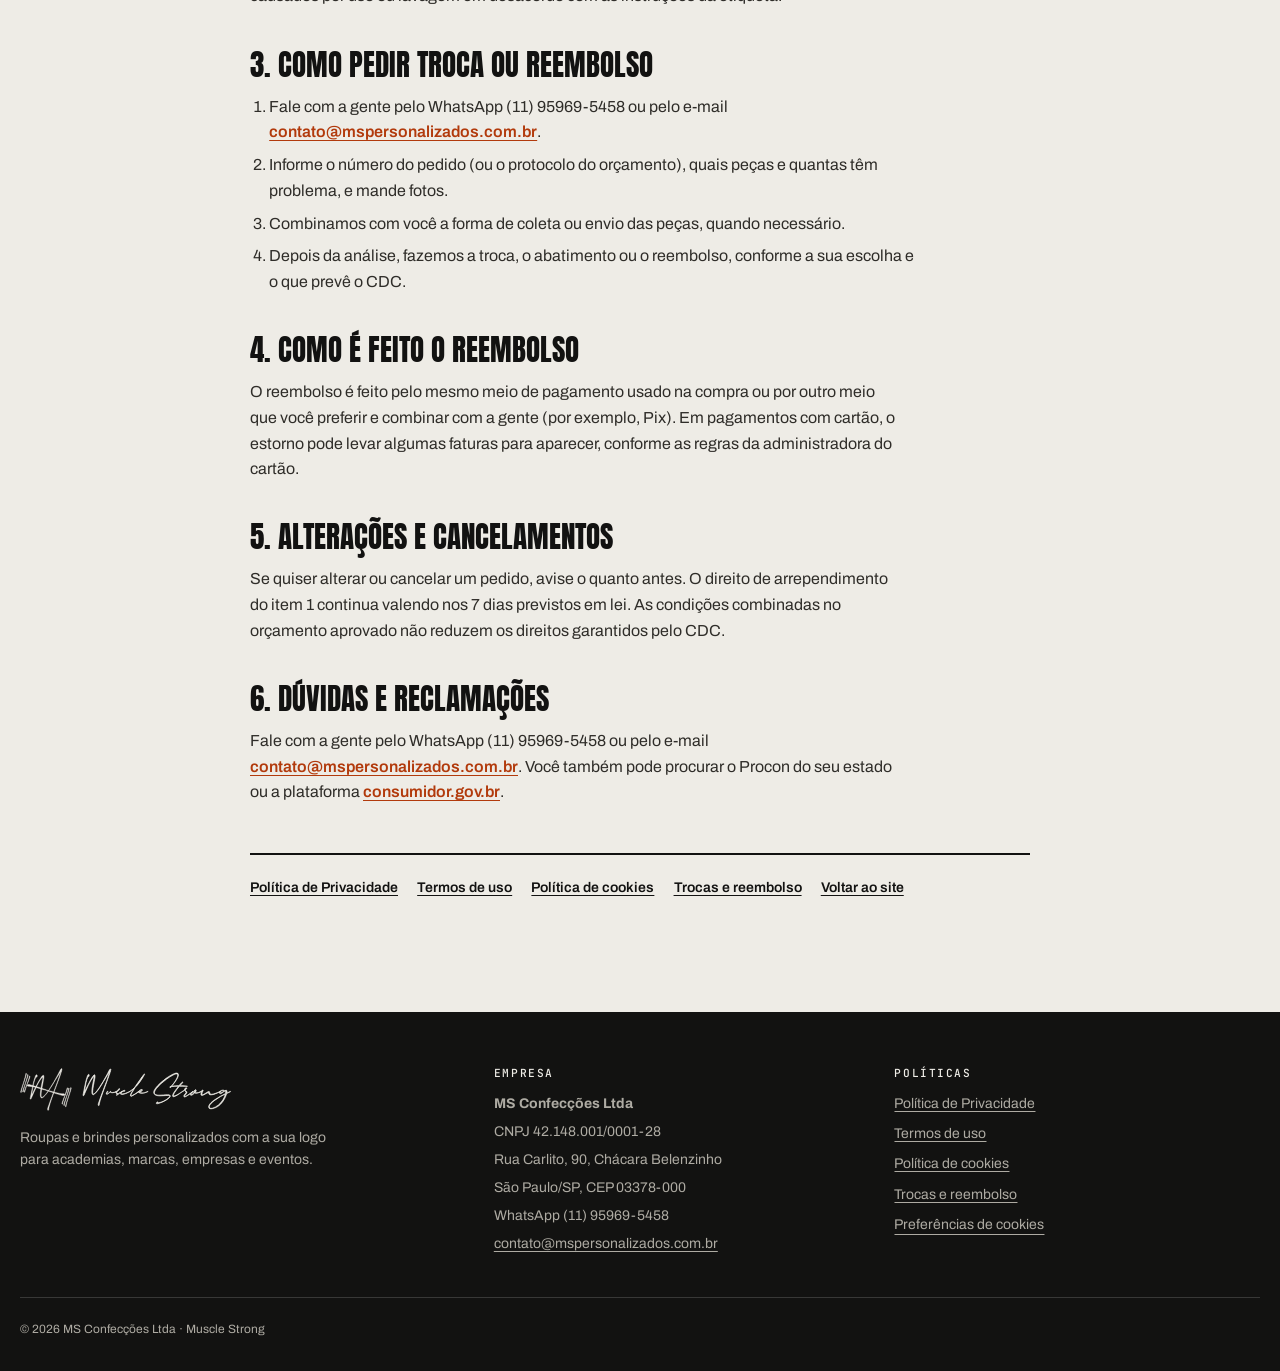
<file: landing-page-muscle-strong/politica-de-trocas-e-reembolso.html>
<!doctype html>
<html lang="pt-BR" class="no-js">
<head>
<meta charset="utf-8">
<meta name="viewport" content="width=device-width, initial-scale=1, viewport-fit=cover">
<meta name="robots" content="noindex, nofollow">
<title>Trocas e reembolso | Muscle Strong</title>
<meta name="description" content="Política de trocas, desistência e reembolso da Muscle Strong, conforme o Código de Defesa do Consumidor.">
<meta name="theme-color" content="#121211">
<link rel="icon" href="img/favicon.svg" type="image/svg+xml">
<link rel="icon" href="img/favicon-32.png" sizes="32x32" type="image/png">
<link rel="apple-touch-icon" href="img/apple-touch-icon.png">
<link rel="stylesheet" href="css/style.css?v=202611031051">
<script>document.documentElement.className=document.documentElement.className.replace('no-js','js')</script>
<script src="js/tracking-config.js?v=202611031051" defer></script>
<script src="js/app.js?v=202611031051" defer></script>
</head>
<body>
<a class="skip" href="#conteudo">Pular para o conteúdo</a>
<div class="cookie" data-cookie hidden>
  <div class="cookie__box" role="region" aria-labelledby="ck-title">
    <div>
      <h2 id="ck-title">Cookies e privacidade</h2>
      <p>Com a sua permissão, usamos cookies de estatística (Google Analytics) e de marketing (Google Ads) para medir visitas e anúncios. Sem permissão, nada disso é carregado. Você pode mudar a escolha quando quiser em “Preferências de cookies”, no rodapé. Saiba mais na <a href="politica-de-cookies.html">Política de cookies</a>.</p>
    </div>
    <div class="cookie__btns">
      <button type="button" class="btn btn--ink" data-ck="reject">Recusar</button>
      <button type="button" class="btn btn--ink" data-ck="accept">Aceitar todos</button>
      <button type="button" class="btn btn--ghost-light" data-ck="custom">Personalizar</button>
    </div>
  </div>
</div>
<dialog class="cdlg" data-cdlg aria-labelledby="cd-title">
  <form method="dialog">
    <h2 id="cd-title">Preferências de cookies</h2>
    <p>Escolha o que você permite. Dá para mudar a qualquer momento pelo rodapé do site.</p>
    <div class="cpref">
      <b id="cp-nec">Necessários</b>
      <span class="switch"><input type="checkbox" checked disabled aria-labelledby="cp-nec" aria-describedby="cp-nec-d"><span></span></span>
      <p id="cp-nec-d">Guardam no seu navegador a escolha que você fizer aqui. Sempre ativos.</p>
    </div>
    <div class="cpref">
      <b id="cp-ana">Estatística</b>
      <span class="switch"><input type="checkbox" name="analytics" aria-labelledby="cp-ana" aria-describedby="cp-ana-d"><span></span></span>
      <p id="cp-ana-d">Google Analytics: conta visitas e mostra como o site é usado, para a gente melhorar as páginas.</p>
    </div>
    <div class="cpref">
      <b id="cp-mkt">Marketing</b>
      <span class="switch"><input type="checkbox" name="marketing" aria-labelledby="cp-mkt" aria-describedby="cp-mkt-d"><span></span></span>
      <p id="cp-mkt-d">Google Ads: mede o resultado dos nossos anúncios e ajuda a mostrar anúncios mais relevantes.</p>
    </div>
    <div class="cdlg__btns">
      <button type="submit" value="reject" class="btn btn--ghost-light">Recusar todos</button>
      <button type="submit" value="save" class="btn btn--ink">Salvar escolhas</button>
    </div>
  </form>
</dialog>
<header class="topbar">
  <div class="wrap topbar__in">
    <a class="brand" href="./" aria-label="Muscle Strong, página inicial">
      <img class="brand__sym" src="img/logo-simbolo-claro.svg" alt="" width="44" height="37">
      <img class="brand__sig" src="img/logo-assinatura-claro.svg" alt="" width="132" height="37">
    </a>
    <a class="btn btn--signal btn--sm" href="./#orcamento">Pedir orçamento <svg class="arrow" viewBox="0 0 24 24" fill="none" stroke="currentColor" stroke-width="2.4" stroke-linecap="round" stroke-linejoin="round" aria-hidden="true"><path d="M5 12h14M13 6l6 6-6 6"/></svg></a>
  </div>
</header>
<main id="conteudo" tabindex="-1" class="light doc">
  <div class="wrap doc__in">
    <p class="eyebrow">Documento legal</p>
    <h1>Trocas e reembolso</h1>
    <p class="meta">Última atualização: 30 de outubro de 2026 · Versão 1.0</p>

    <p>Esta política segue o <b>Código de Defesa do Consumidor</b> (Lei nº 8.078/1990, “CDC”) e vale para as compras feitas com a MS Confecções Ltda (marca Muscle Strong) a partir de contatos pelo site, pelo WhatsApp ou por telefone.</p>
    <div class="box">
      <p><b>MS Confecções Ltda</b> (marca Muscle Strong) · CNPJ 42.148.001/0001-28<br>Rua Carlito, 90, Chácara Belenzinho, São Paulo/SP, CEP 03378-000<br>
      E-mail: <a href="mailto:contato@mspersonalizados.com.br">contato@mspersonalizados.com.br</a> · WhatsApp (11) 95969-5458</p>
    </div>
    <div class="box">
      <p><b>Compras de empresas.</b> O CDC protege quem compra como destinatário final. Se a sua empresa compra as peças para revender ou como parte da própria atividade econômica, a relação pode não ser de consumo. Nesse caso, valem as condições do orçamento aprovado e as regras do Código Civil.</p>
    </div>

    <h2>1. Direito de arrependimento (7 dias)</h2>
    <p>Como a contratação acontece fora de um estabelecimento comercial (pelo site, WhatsApp ou telefone), você, consumidor, pode desistir da compra em até <b>7 dias corridos</b>, contados da contratação ou do recebimento das peças (art. 49 do CDC).</p>
    <ul>
      <li>Para desistir, avise pelo WhatsApp (11) 95969-5458 ou pelo e-mail <a href="mailto:contato@mspersonalizados.com.br">contato@mspersonalizados.com.br</a>, informando o número do pedido.</li>
      <li>Os valores pagos são devolvidos de imediato, com atualização monetária, como determina o parágrafo único do art. 49 do CDC.</li>
      <li>Se as peças já tiverem sido entregues, combinamos com você a devolução, sem custo de frete para você.</li>
    </ul>
    <p>Como cada peça é feita sob encomenda com a sua marca, recomendamos tirar todas as dúvidas antes de aprovar o orçamento e a arte.</p>

    <h2>2. Peça com defeito ou diferente do aprovado</h2>
    <p>Se uma peça chegar com defeito de fabricação, ou diferente do que foi aprovado no orçamento e na arte (modelo, cor, tecido, tamanho, estampa ou posição), isso é um vício do produto e você tem os direitos dos arts. 18 e 26 do CDC.</p>
    <ul>
      <li><b>Prazo para reclamar:</b> 90 dias a partir da entrega. Se o defeito só aparecer com o uso (vício oculto), o prazo de 90 dias começa quando o problema ficar evidente.</li>
      <li><b>Prazo para resolvermos:</b> até 30 dias a partir da sua reclamação.</li>
      <li><b>Se não resolvermos nesse prazo</b>, você escolhe entre: (a) a troca por peças iguais em perfeitas condições; (b) a devolução do valor pago, com atualização monetária; ou (c) um abatimento proporcional do preço.</li>
      <li>Você pode fazer essa escolha de imediato, sem esperar os 30 dias, nos casos previstos no § 3º do art. 18 do CDC, por exemplo quando o conserto puder comprometer a qualidade ou as características da peça.</li>
      <li>O frete de envio e de devolução das peças com vício é por nossa conta.</li>
    </ul>
    <p>Não são considerados defeitos de fabricação o desgaste natural pelo uso e os danos causados por uso ou lavagem em desacordo com as instruções da etiqueta.</p>

    <h2>3. Como pedir troca ou reembolso</h2>
    <ol>
      <li>Fale com a gente pelo WhatsApp (11) 95969-5458 ou pelo e-mail <a href="mailto:contato@mspersonalizados.com.br">contato@mspersonalizados.com.br</a>.</li>
      <li>Informe o número do pedido (ou o protocolo do orçamento), quais peças e quantas têm problema, e mande fotos.</li>
      <li>Combinamos com você a forma de coleta ou envio das peças, quando necessário.</li>
      <li>Depois da análise, fazemos a troca, o abatimento ou o reembolso, conforme a sua escolha e o que prevê o CDC.</li>
    </ol>

    <h2>4. Como é feito o reembolso</h2>
    <p>O reembolso é feito pelo mesmo meio de pagamento usado na compra ou por outro meio que você preferir e combinar com a gente (por exemplo, Pix). Em pagamentos com cartão, o estorno pode levar algumas faturas para aparecer, conforme as regras da administradora do cartão.</p>

    <h2>5. Alterações e cancelamentos</h2>
    <p>Se quiser alterar ou cancelar um pedido, avise o quanto antes. O direito de arrependimento do item 1 continua valendo nos 7 dias previstos em lei. As condições combinadas no orçamento aprovado não reduzem os direitos garantidos pelo CDC.</p>

    <h2>6. Dúvidas e reclamações</h2>
    <p>Fale com a gente pelo WhatsApp (11) 95969-5458 ou pelo e-mail <a href="mailto:contato@mspersonalizados.com.br">contato@mspersonalizados.com.br</a>. Você também pode procurar o Procon do seu estado ou a plataforma <a href="https://www.consumidor.gov.br" rel="noopener" target="_blank">consumidor.gov.br<span class="sr-only"> (abre em nova aba)</span></a>.</p>

    <nav class="doc-nav" aria-label="Outros documentos"><a href="politica-de-privacidade.html">Política de Privacidade</a><a href="termos-de-uso.html">Termos de uso</a><a href="politica-de-cookies.html">Política de cookies</a><a href="politica-de-trocas-e-reembolso.html" aria-current="page">Trocas e reembolso</a><a href="./">Voltar ao site</a></nav>
  </div>
</main>
<footer class="foot">
  <div class="wrap">
    <div class="foot__grid">
      <div>
        <a class="brand" href="./" aria-label="Muscle Strong, página inicial">
          <img class="brand__sym" src="img/logo-simbolo-claro.svg" alt="" width="44" height="37">
          <img class="brand__sig" src="img/logo-assinatura-claro.svg" alt="" width="132" height="37">
        </a>
        <p class="foot__tag">Roupas e brindes personalizados com a sua logo para academias, marcas, empresas e eventos.</p>
      </div>
      <div>
        <h2>Empresa</h2>
        <address>
          <span><b>MS Confecções Ltda</b></span>
          <span>CNPJ 42.148.001/0001-28</span>
          <span>Rua Carlito, 90, Chácara Belenzinho</span>
          <span>São Paulo/SP, CEP 03378-000</span>
          <span>WhatsApp (11) 95969-5458</span>
          <span><a href="mailto:contato@mspersonalizados.com.br">contato@mspersonalizados.com.br</a></span>
        </address>
      </div>
      <div>
        <h2>Políticas</h2>
        <ul>
          <li><a href="politica-de-privacidade.html">Política de Privacidade</a></li>
          <li><a href="termos-de-uso.html">Termos de uso</a></li>
          <li><a href="politica-de-cookies.html">Política de cookies</a></li>
          <li><a href="politica-de-trocas-e-reembolso.html">Trocas e reembolso</a></li>
          <li><button type="button" class="linkbtn" data-cookie-prefs>Preferências de cookies</button></li>
        </ul>
      </div>
    </div>
    <div class="foot__base">
      <p>© 2026 MS Confecções Ltda · Muscle Strong</p>
    </div>
  </div>
</footer>
</body>
</html>
</file>
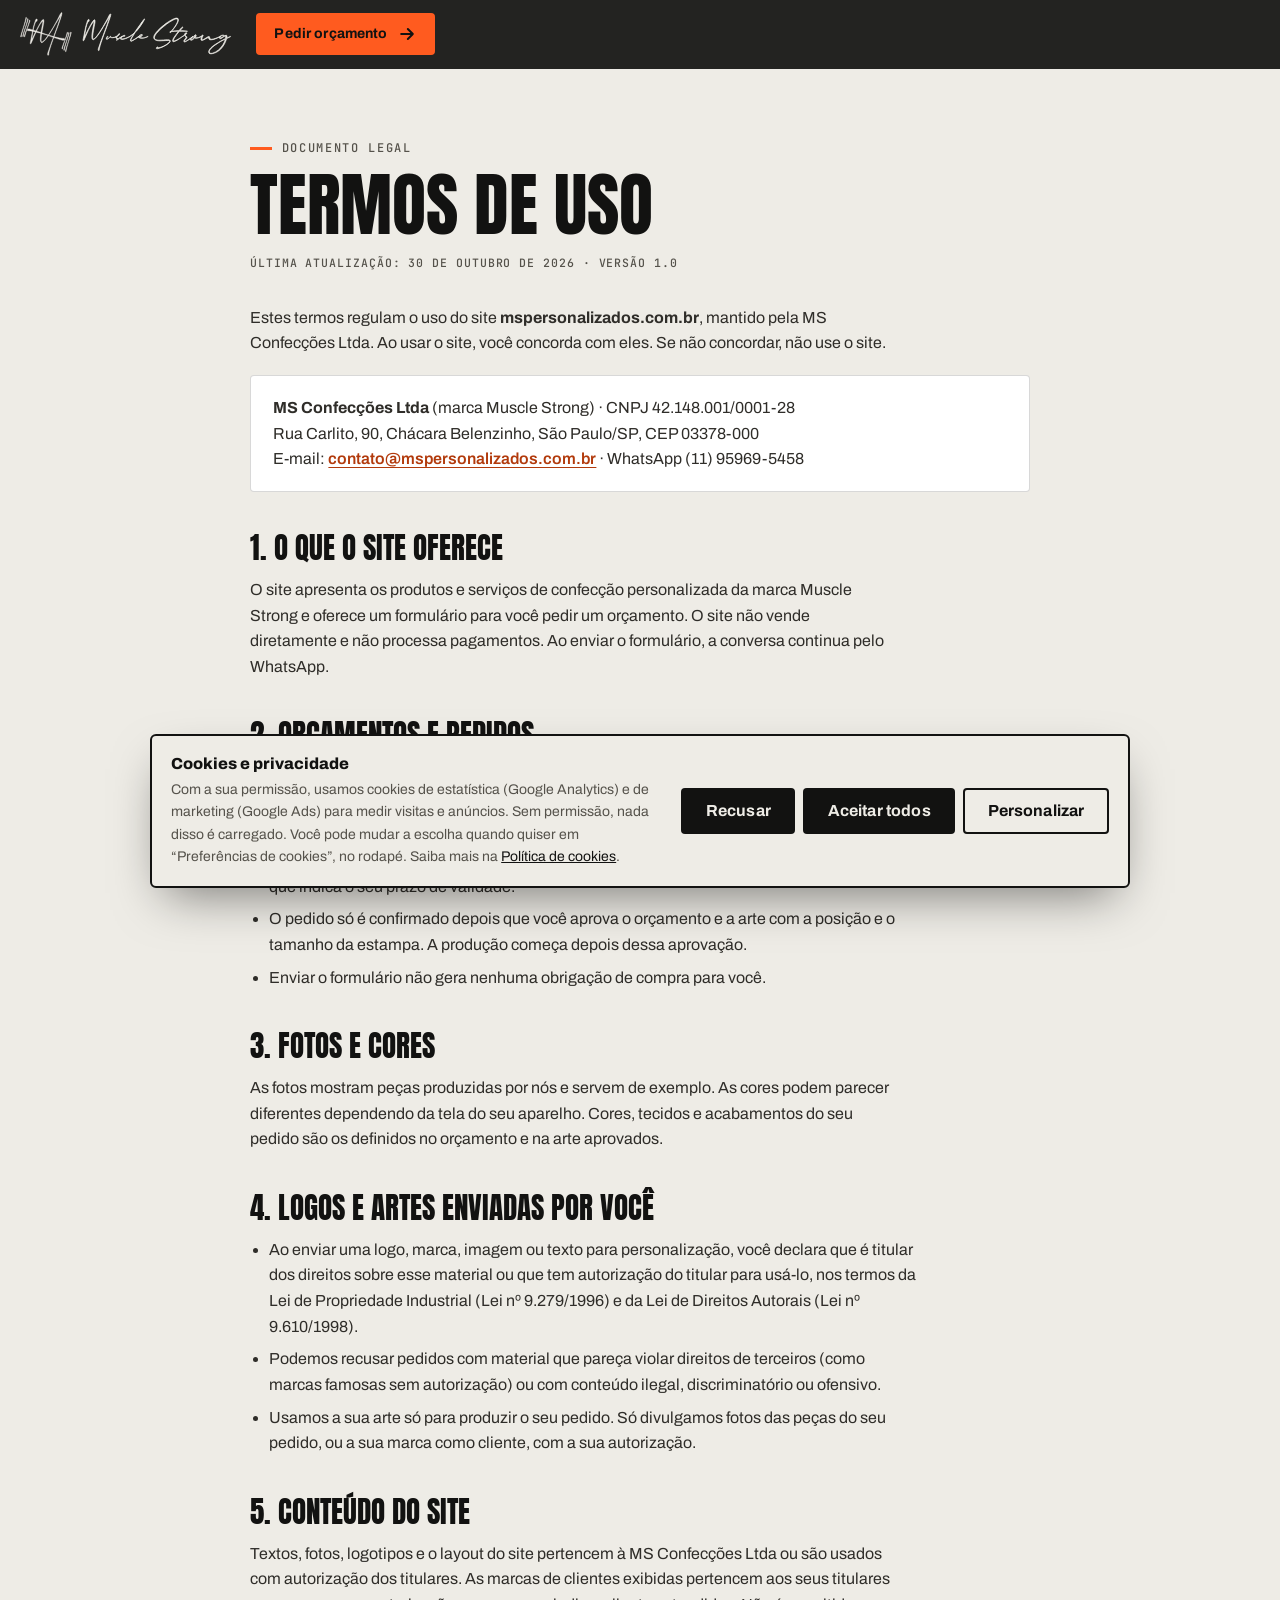
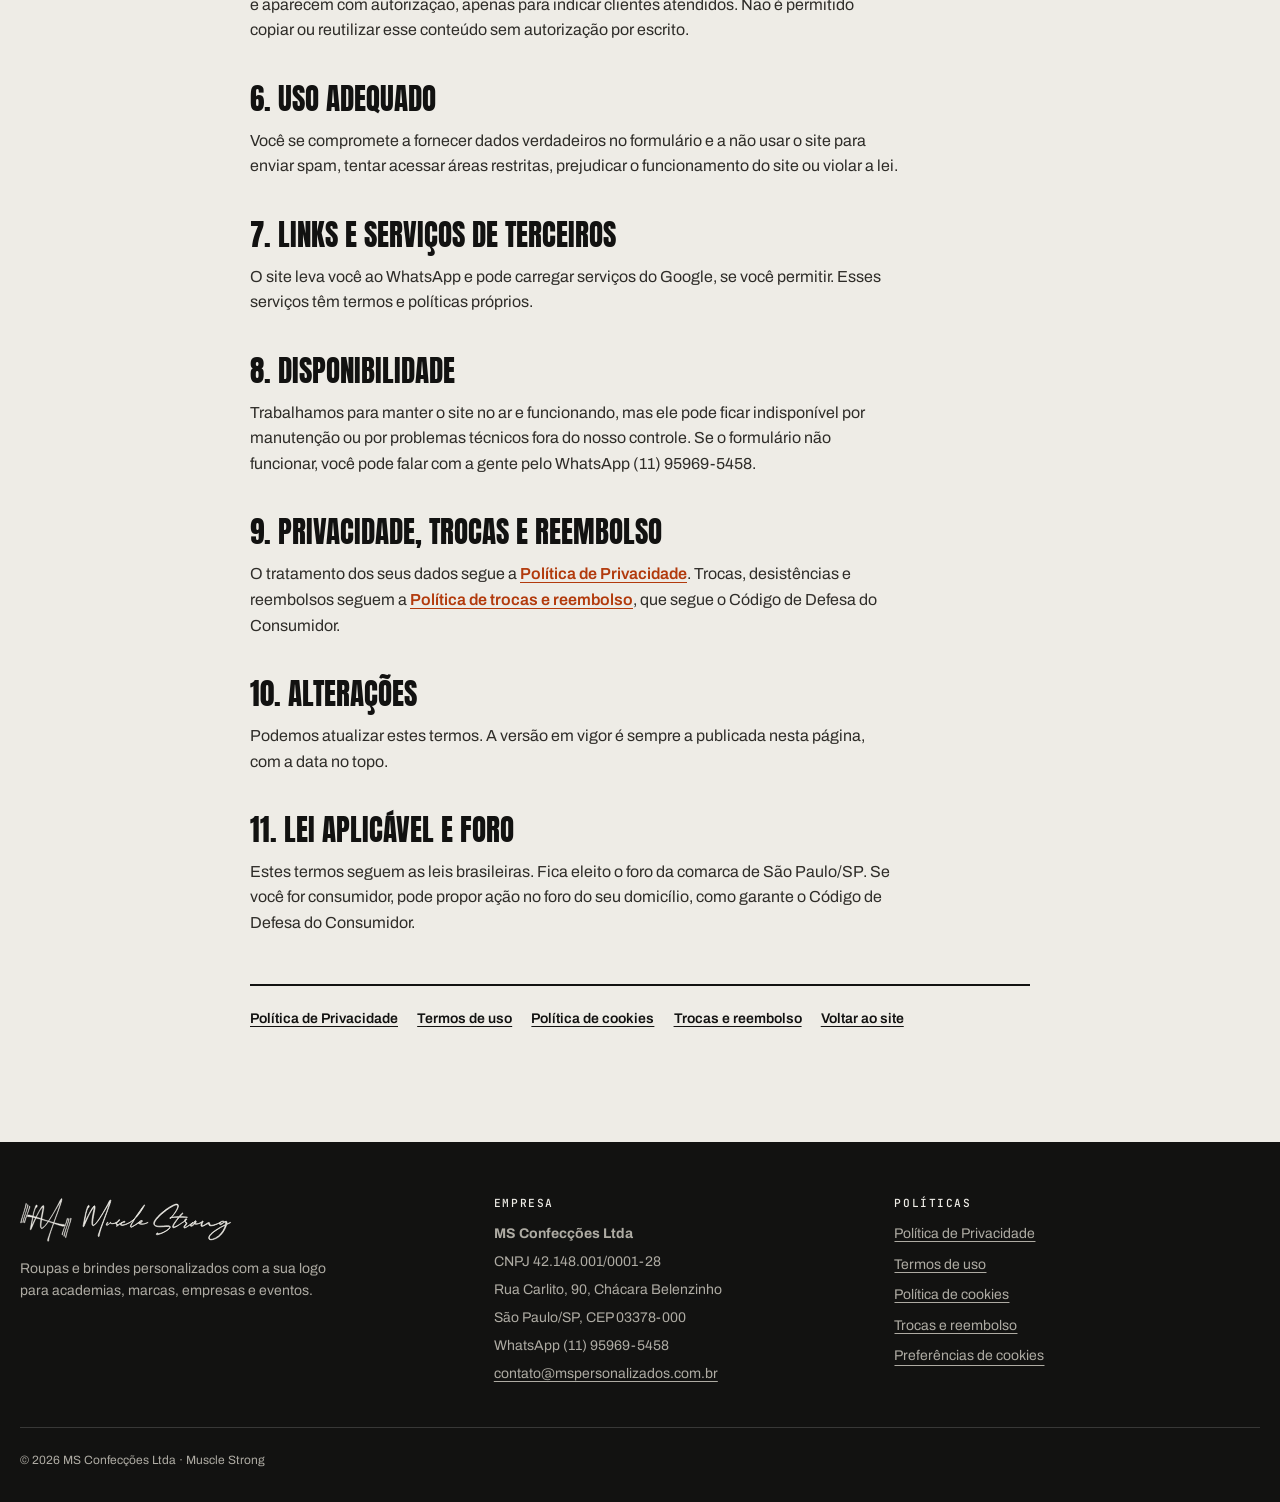
<file: landing-page-muscle-strong/termos-de-uso.html>
<!doctype html>
<html lang="pt-BR" class="no-js">
<head>
<meta charset="utf-8">
<meta name="viewport" content="width=device-width, initial-scale=1, viewport-fit=cover">
<meta name="robots" content="noindex, nofollow">
<title>Termos de uso | Muscle Strong</title>
<meta name="description" content="Termos de uso do site mspersonalizados.com.br, da MS Confecções Ltda (Muscle Strong).">
<meta name="theme-color" content="#121211">
<link rel="icon" href="img/favicon.svg" type="image/svg+xml">
<link rel="icon" href="img/favicon-32.png" sizes="32x32" type="image/png">
<link rel="apple-touch-icon" href="img/apple-touch-icon.png">
<link rel="stylesheet" href="css/style.css?v=202611031051">
<script>document.documentElement.className=document.documentElement.className.replace('no-js','js')</script>
<script src="js/tracking-config.js?v=202611031051" defer></script>
<script src="js/app.js?v=202611031051" defer></script>
</head>
<body>
<a class="skip" href="#conteudo">Pular para o conteúdo</a>
<div class="cookie" data-cookie hidden>
  <div class="cookie__box" role="region" aria-labelledby="ck-title">
    <div>
      <h2 id="ck-title">Cookies e privacidade</h2>
      <p>Com a sua permissão, usamos cookies de estatística (Google Analytics) e de marketing (Google Ads) para medir visitas e anúncios. Sem permissão, nada disso é carregado. Você pode mudar a escolha quando quiser em “Preferências de cookies”, no rodapé. Saiba mais na <a href="politica-de-cookies.html">Política de cookies</a>.</p>
    </div>
    <div class="cookie__btns">
      <button type="button" class="btn btn--ink" data-ck="reject">Recusar</button>
      <button type="button" class="btn btn--ink" data-ck="accept">Aceitar todos</button>
      <button type="button" class="btn btn--ghost-light" data-ck="custom">Personalizar</button>
    </div>
  </div>
</div>
<dialog class="cdlg" data-cdlg aria-labelledby="cd-title">
  <form method="dialog">
    <h2 id="cd-title">Preferências de cookies</h2>
    <p>Escolha o que você permite. Dá para mudar a qualquer momento pelo rodapé do site.</p>
    <div class="cpref">
      <b id="cp-nec">Necessários</b>
      <span class="switch"><input type="checkbox" checked disabled aria-labelledby="cp-nec" aria-describedby="cp-nec-d"><span></span></span>
      <p id="cp-nec-d">Guardam no seu navegador a escolha que você fizer aqui. Sempre ativos.</p>
    </div>
    <div class="cpref">
      <b id="cp-ana">Estatística</b>
      <span class="switch"><input type="checkbox" name="analytics" aria-labelledby="cp-ana" aria-describedby="cp-ana-d"><span></span></span>
      <p id="cp-ana-d">Google Analytics: conta visitas e mostra como o site é usado, para a gente melhorar as páginas.</p>
    </div>
    <div class="cpref">
      <b id="cp-mkt">Marketing</b>
      <span class="switch"><input type="checkbox" name="marketing" aria-labelledby="cp-mkt" aria-describedby="cp-mkt-d"><span></span></span>
      <p id="cp-mkt-d">Google Ads: mede o resultado dos nossos anúncios e ajuda a mostrar anúncios mais relevantes.</p>
    </div>
    <div class="cdlg__btns">
      <button type="submit" value="reject" class="btn btn--ghost-light">Recusar todos</button>
      <button type="submit" value="save" class="btn btn--ink">Salvar escolhas</button>
    </div>
  </form>
</dialog>
<header class="topbar">
  <div class="wrap topbar__in">
    <a class="brand" href="./" aria-label="Muscle Strong, página inicial">
      <img class="brand__sym" src="img/logo-simbolo-claro.svg" alt="" width="44" height="37">
      <img class="brand__sig" src="img/logo-assinatura-claro.svg" alt="" width="132" height="37">
    </a>
    <a class="btn btn--signal btn--sm" href="./#orcamento">Pedir orçamento <svg class="arrow" viewBox="0 0 24 24" fill="none" stroke="currentColor" stroke-width="2.4" stroke-linecap="round" stroke-linejoin="round" aria-hidden="true"><path d="M5 12h14M13 6l6 6-6 6"/></svg></a>
  </div>
</header>
<main id="conteudo" tabindex="-1" class="light doc">
  <div class="wrap doc__in">
    <p class="eyebrow">Documento legal</p>
    <h1>Termos de uso</h1>
    <p class="meta">Última atualização: 30 de outubro de 2026 · Versão 1.0</p>

    <p>Estes termos regulam o uso do site <b>mspersonalizados.com.br</b>, mantido pela MS Confecções Ltda. Ao usar o site, você concorda com eles. Se não concordar, não use o site.</p>
    <div class="box">
      <p><b>MS Confecções Ltda</b> (marca Muscle Strong) · CNPJ 42.148.001/0001-28<br>Rua Carlito, 90, Chácara Belenzinho, São Paulo/SP, CEP 03378-000<br>
      E-mail: <a href="mailto:contato@mspersonalizados.com.br">contato@mspersonalizados.com.br</a> · WhatsApp (11) 95969-5458</p>
    </div>

    <h2>1. O que o site oferece</h2>
    <p>O site apresenta os produtos e serviços de confecção personalizada da marca Muscle Strong e oferece um formulário para você pedir um orçamento. O site não vende diretamente e não processa pagamentos. Ao enviar o formulário, a conversa continua pelo WhatsApp.</p>

    <h2>2. Orçamentos e pedidos</h2>
    <ul>
      <li>As informações do site (modelos, tecidos, técnicas, grade de tamanhos e quantidades mínimas) descrevem a nossa linha de produtos. Mantemos essas informações atualizadas e corretas.</li>
      <li>Valores, prazo de produção, frete e condições de pagamento são informados no orçamento, que indica o seu prazo de validade.</li>
      <li>O pedido só é confirmado depois que você aprova o orçamento e a arte com a posição e o tamanho da estampa. A produção começa depois dessa aprovação.</li>
      <li>Enviar o formulário não gera nenhuma obrigação de compra para você.</li>
    </ul>

    <h2>3. Fotos e cores</h2>
    <p>As fotos mostram peças produzidas por nós e servem de exemplo. As cores podem parecer diferentes dependendo da tela do seu aparelho. Cores, tecidos e acabamentos do seu pedido são os definidos no orçamento e na arte aprovados.</p>

    <h2>4. Logos e artes enviadas por você</h2>
    <ul>
      <li>Ao enviar uma logo, marca, imagem ou texto para personalização, você declara que é titular dos direitos sobre esse material ou que tem autorização do titular para usá-lo, nos termos da Lei de Propriedade Industrial (Lei nº 9.279/1996) e da Lei de Direitos Autorais (Lei nº 9.610/1998).</li>
      <li>Podemos recusar pedidos com material que pareça violar direitos de terceiros (como marcas famosas sem autorização) ou com conteúdo ilegal, discriminatório ou ofensivo.</li>
      <li>Usamos a sua arte só para produzir o seu pedido. Só divulgamos fotos das peças do seu pedido, ou a sua marca como cliente, com a sua autorização.</li>
    </ul>

    <h2>5. Conteúdo do site</h2>
    <p>Textos, fotos, logotipos e o layout do site pertencem à MS Confecções Ltda ou são usados com autorização dos titulares. As marcas de clientes exibidas pertencem aos seus titulares e aparecem com autorização, apenas para indicar clientes atendidos. Não é permitido copiar ou reutilizar esse conteúdo sem autorização por escrito.</p>

    <h2>6. Uso adequado</h2>
    <p>Você se compromete a fornecer dados verdadeiros no formulário e a não usar o site para enviar spam, tentar acessar áreas restritas, prejudicar o funcionamento do site ou violar a lei.</p>

    <h2>7. Links e serviços de terceiros</h2>
    <p>O site leva você ao WhatsApp e pode carregar serviços do Google, se você permitir. Esses serviços têm termos e políticas próprios.</p>

    <h2>8. Disponibilidade</h2>
    <p>Trabalhamos para manter o site no ar e funcionando, mas ele pode ficar indisponível por manutenção ou por problemas técnicos fora do nosso controle. Se o formulário não funcionar, você pode falar com a gente pelo WhatsApp (11) 95969-5458.</p>

    <h2>9. Privacidade, trocas e reembolso</h2>
    <p>O tratamento dos seus dados segue a <a href="politica-de-privacidade.html">Política de Privacidade</a>. Trocas, desistências e reembolsos seguem a <a href="politica-de-trocas-e-reembolso.html">Política de trocas e reembolso</a>, que segue o Código de Defesa do Consumidor.</p>

    <h2>10. Alterações</h2>
    <p>Podemos atualizar estes termos. A versão em vigor é sempre a publicada nesta página, com a data no topo.</p>

    <h2>11. Lei aplicável e foro</h2>
    <p>Estes termos seguem as leis brasileiras. Fica eleito o foro da comarca de São Paulo/SP. Se você for consumidor, pode propor ação no foro do seu domicílio, como garante o Código de Defesa do Consumidor.</p>

    <nav class="doc-nav" aria-label="Outros documentos"><a href="politica-de-privacidade.html">Política de Privacidade</a><a href="termos-de-uso.html" aria-current="page">Termos de uso</a><a href="politica-de-cookies.html">Política de cookies</a><a href="politica-de-trocas-e-reembolso.html">Trocas e reembolso</a><a href="./">Voltar ao site</a></nav>
  </div>
</main>
<footer class="foot">
  <div class="wrap">
    <div class="foot__grid">
      <div>
        <a class="brand" href="./" aria-label="Muscle Strong, página inicial">
          <img class="brand__sym" src="img/logo-simbolo-claro.svg" alt="" width="44" height="37">
          <img class="brand__sig" src="img/logo-assinatura-claro.svg" alt="" width="132" height="37">
        </a>
        <p class="foot__tag">Roupas e brindes personalizados com a sua logo para academias, marcas, empresas e eventos.</p>
      </div>
      <div>
        <h2>Empresa</h2>
        <address>
          <span><b>MS Confecções Ltda</b></span>
          <span>CNPJ 42.148.001/0001-28</span>
          <span>Rua Carlito, 90, Chácara Belenzinho</span>
          <span>São Paulo/SP, CEP 03378-000</span>
          <span>WhatsApp (11) 95969-5458</span>
          <span><a href="mailto:contato@mspersonalizados.com.br">contato@mspersonalizados.com.br</a></span>
        </address>
      </div>
      <div>
        <h2>Políticas</h2>
        <ul>
          <li><a href="politica-de-privacidade.html">Política de Privacidade</a></li>
          <li><a href="termos-de-uso.html">Termos de uso</a></li>
          <li><a href="politica-de-cookies.html">Política de cookies</a></li>
          <li><a href="politica-de-trocas-e-reembolso.html">Trocas e reembolso</a></li>
          <li><button type="button" class="linkbtn" data-cookie-prefs>Preferências de cookies</button></li>
        </ul>
      </div>
    </div>
    <div class="foot__base">
      <p>© 2026 MS Confecções Ltda · Muscle Strong</p>
    </div>
  </div>
</footer>
</body>
</html>
</file>
<file: portfolio/estilo.css>
/* Portfólio · Rodrigo
   Papel quente, tinta quase preta e um azul de caneta. Títulos em Fraunces,
   texto em Archivo, etiquetas em JetBrains Mono (as três com licença OFL). */

@font-face{font-family:"Fraunces";src:url("fontes/fraunces-opsz.woff2") format("woff2");font-weight:100 900;font-style:normal;font-display:swap}
@font-face{font-family:"Archivo";src:url("fontes/archivo-var.woff2") format("woff2");font-weight:100 900;font-style:normal;font-display:swap}
@font-face{font-family:"JetBrains Mono";src:url("fontes/jetbrains-mono-500.woff2") format("woff2");font-weight:500;font-style:normal;font-display:swap}

:root{
  --paper:#f4f2ee; --paper-2:#eae7e0; --card:#fbfaf7;
  --ink:#151515; --muted:#5d5a54; --line:rgba(21,21,21,.14);
  --accent:#2238d6; --accent-soft:rgba(34,56,214,.08); --on-accent:#f4f2ee;
  --f-display:"Fraunces",Georgia,"Times New Roman",serif;
  --f-body:"Archivo",system-ui,-apple-system,"Segoe UI",Roboto,Arial,sans-serif;
  --f-mono:"JetBrains Mono",ui-monospace,"SFMono-Regular",Menlo,Consolas,monospace;
  --gut:max(20px,env(safe-area-inset-left,0px)); --gut-r:max(20px,env(safe-area-inset-right,0px));
  color-scheme:light;
}
@media (prefers-color-scheme:dark){
  :root{--paper:#121212;--paper-2:#1b1b1a;--card:#181817;--ink:#f0eee9;--muted:#a8a49c;--line:rgba(255,255,255,.14);
        --accent:#8c9bff;--accent-soft:rgba(140,155,255,.1);--on-accent:#121212;color-scheme:dark}
}

*,*::before,*::after{box-sizing:border-box}
html{-webkit-text-size-adjust:100%;scroll-behavior:smooth}
body{margin:0;background:var(--paper);color:var(--ink);font-family:var(--f-body);font-size:1rem;line-height:1.6;-webkit-font-smoothing:antialiased}
img{max-width:100%;height:auto;display:block}
a{color:inherit}
h1,h2,h3{margin:0;font-weight:500;text-wrap:balance}
p{margin:0}
ul,ol,dl,dd{margin:0;padding:0;list-style:none}
[hidden]{display:none!important}
:focus-visible{outline:3px solid var(--accent);outline-offset:3px;border-radius:2px}
.sr-only{position:absolute!important;width:1px;height:1px;overflow:hidden;clip:rect(0,0,0,0);white-space:nowrap;border:0}
.skip{position:absolute;left:12px;top:-60px;z-index:10;background:var(--accent);color:var(--on-accent);padding:.7rem 1rem;border-radius:6px;font-weight:700;text-decoration:none}
.skip:focus{top:12px}
.wrap{width:100%;max-width:1200px;margin-inline:auto;padding-left:var(--gut);padding-right:var(--gut-r)}
.label{font-family:var(--f-mono);font-size:.75rem;letter-spacing:.14em;text-transform:uppercase;color:var(--muted)}

/* Topo */
.top{border-bottom:1px solid var(--line)}
.top__in{display:flex;align-items:center;justify-content:space-between;gap:1rem;min-height:64px}
.brand{font-family:var(--f-display);font-weight:600;font-size:1.3rem;letter-spacing:-.01em;text-decoration:none}
.nav{display:flex;gap:1.4rem}
.nav a{font-size:.9375rem;font-weight:500;text-decoration:none;color:var(--muted);padding-block:.6rem;border-bottom:2px solid transparent}
.nav a:hover{color:var(--ink);border-bottom-color:var(--accent)}

/* Abertura */
.hero{padding-block:clamp(3.5rem,2rem + 7vw,8rem) clamp(2.5rem,1.5rem + 4vw,5rem)}
.hero h1{font-family:var(--f-display);font-optical-sizing:auto;font-weight:400;font-size:clamp(4.5rem,1.5rem + 15vw,13rem);line-height:.86;letter-spacing:-.045em;margin:.9rem 0 calc(.26em + .6rem) -.04em}
.hero__lede{font-size:clamp(1.15rem,1rem + .7vw,1.5rem);line-height:1.4;max-width:30ch;color:var(--muted)}

/* Projetos */
.works-sec{padding-block:clamp(2rem,1.5rem + 2vw,3.5rem) clamp(4rem,3rem + 4vw,7rem)}
.works-head{display:flex;flex-wrap:wrap;align-items:end;justify-content:space-between;gap:1rem 2rem;padding-bottom:1.2rem;border-bottom:2px solid var(--ink);margin-bottom:clamp(1.5rem,1rem + 2vw,2.75rem)}
.works-head h2{font-family:var(--f-display);font-weight:400;font-size:clamp(2.2rem,1.6rem + 2.4vw,3.6rem);letter-spacing:-.03em;line-height:1}
.filters{display:flex;flex-wrap:wrap;gap:.5rem}
.filter{min-height:44px;padding:0 1rem;border-radius:999px;border:1.5px solid var(--line);background:transparent;color:var(--ink);font:inherit;font-weight:600;font-size:.9375rem;cursor:pointer;display:inline-flex;align-items:center;gap:.5rem}
.filter span{font-family:var(--f-mono);font-size:.72rem;font-weight:500;color:var(--muted)}
.filter:hover{border-color:var(--ink)}
.filter[aria-pressed="true"]{background:var(--ink);border-color:var(--ink);color:var(--paper)}
.filter[aria-pressed="true"] span{color:inherit;opacity:.75}

.works{display:grid;gap:clamp(2.5rem,2rem + 3vw,5rem)}
.work__link{display:grid;gap:1.4rem;text-decoration:none;color:inherit}
@media (min-width:900px){.work__link{grid-template-columns:minmax(0,1.45fr) minmax(0,1fr);gap:3rem;align-items:center}}
.work__img{margin:0;border-radius:10px;overflow:hidden;background:var(--paper-2);border:1px solid var(--line);aspect-ratio:16/10}
.work__img img{width:100%;height:100%;object-fit:cover;transition:transform .6s cubic-bezier(.2,.7,.2,1)}
.work__link:hover .work__img img{transform:scale(1.025)}
.work__body{display:grid;gap:1rem;align-content:start;min-width:0}
.work__top{display:flex;align-items:center;gap:.9rem}
.work__n{font-family:var(--f-mono);font-size:.8rem;color:var(--muted)}
.tag{font-family:var(--f-mono);font-size:.72rem;letter-spacing:.1em;text-transform:uppercase;color:var(--accent);background:var(--accent-soft);padding:.3rem .6rem;border-radius:4px}
.work h3{font-family:var(--f-display);font-weight:500;font-size:clamp(2rem,1.5rem + 1.8vw,3rem);line-height:1;letter-spacing:-.025em}
.work h3 span{display:block;font-weight:400;font-style:normal;color:var(--muted);font-size:.6em;letter-spacing:-.01em;margin-top:.35rem}
.work__desc{color:var(--muted);max-width:52ch}
.work__meta{display:grid;border-top:1px solid var(--line)}
.work__meta div{display:grid;grid-template-columns:7.5rem 1fr;gap:1rem;padding:.6rem 0;border-bottom:1px solid var(--line);font-size:.9375rem}
.work__meta dt{font-family:var(--f-mono);font-size:.72rem;letter-spacing:.1em;text-transform:uppercase;color:var(--muted);padding-top:.2rem}
.work__cta{display:inline-flex;align-items:center;gap:.5rem;justify-self:start;font-weight:700;padding:.55rem 0;border-bottom:2px solid var(--accent)}
.work__cta svg{width:20px;height:20px;fill:none;stroke:currentColor;stroke-width:2.2;stroke-linecap:round;stroke-linejoin:round;transition:transform .2s ease}
.work__link:hover .work__cta svg{transform:translateX(4px)}
.work__link:hover .work__cta{color:var(--accent)}
.empty{padding:2.5rem 1.5rem;border:1.5px dashed var(--line);border-radius:10px;color:var(--muted);text-align:center}

/* Rodapé */
.foot{border-top:1px solid var(--line);padding-block:1.6rem calc(1.6rem + env(safe-area-inset-bottom,0px));font-size:.875rem;color:var(--muted)}
.foot__in{display:flex;flex-wrap:wrap;justify-content:space-between;gap:.5rem 2rem}

@media (prefers-reduced-motion:reduce){
  html{scroll-behavior:auto}
  *,*::before,*::after{transition-duration:.001ms!important;animation-duration:.001ms!important}
}
</file>
<file: landing-page-muscle-strong/css/style.css>
/* ==========================================================================
   Muscle Strong · Landing page de orçamentos (mspersonalizados.com.br)
   Linguagem visual do Catálogo B2B 2026: preto de fábrica, papel off-white,
   laranja de sinalização, títulos condensados e etiquetas em mono de ficha técnica.
   ========================================================================== */

@font-face{font-family:"Anton";src:url("../fonts/anton.woff2") format("woff2");font-weight:400;font-style:normal;font-display:swap}
@font-face{font-family:"Archivo";src:url("../fonts/archivo-var.woff2") format("woff2");font-weight:100 900;font-style:normal;font-display:swap}
@font-face{font-family:"JetBrains Mono";src:url("../fonts/jetbrains-mono-500.woff2") format("woff2");font-weight:500;font-style:normal;font-display:swap}

:root{
  /* Cor */
  --ink:#121211;          /* preto de fábrica */
  --ink-2:#1d1c1a;        /* superfícies sobre o preto */
  --ink-3:#2a2926;
  --paper:#eeece6;        /* papel do catálogo */
  --paper-2:#e2dfd7;
  --white:#ffffff;
  --signal:#ff5b1f;       /* laranja de sinalização (texto só sobre escuro) */
  --signal-ink:#b23a0c;   /* laranja para texto sobre claro (AA) */
  --muted-dark:#aeaba3;   /* texto secundário sobre escuro */
  --muted-light:#55524b;  /* texto secundário sobre claro */
  --line-dark:rgba(255,255,255,.16);
  --line-light:rgba(18,18,17,.16);
  --chat:#0b141a; --chat-bubble:#005c4b; --chat-text:#e9edef; --chat-meta:#9fb3ad;
  --ok:#1f7a3f; --error:#b3261e; --error-on-dark:#ff8a80;
  /* Tipo */
  --f-display:"Anton","Impact","Arial Narrow Bold","Helvetica Neue",sans-serif;
  --f-body:"Archivo",system-ui,-apple-system,"Segoe UI",Roboto,Arial,sans-serif;
  --f-mono:"JetBrains Mono",ui-monospace,"SFMono-Regular",Menlo,Consolas,monospace;
  --t-xs:.75rem; --t-sm:.875rem; --t-md:1rem; --t-lg:1.125rem; --t-xl:1.375rem;
  --t-h3:clamp(1.5rem,1.2rem + 1vw,2rem);
  --t-h2:clamp(2.4rem,1.6rem + 3.4vw,4.6rem);
  --t-h1:clamp(3.4rem,2rem + 7vw,8.4rem);
  /* Espaço */
  --gut:max(20px,env(safe-area-inset-left,0px));
  --gut-r:max(20px,env(safe-area-inset-right,0px));
  --sec:clamp(4rem,3rem + 5vw,8rem);
  --radius:4px;
  --focus:0 0 0 3px var(--ink),0 0 0 6px var(--signal);
  color-scheme:light;
}

*,*::before,*::after{box-sizing:border-box}
html{-webkit-text-size-adjust:100%;scroll-behavior:smooth;scroll-padding-top:84px}
body{margin:0;background:var(--paper);color:var(--ink);font-family:var(--f-body);font-size:var(--t-md);line-height:1.6;font-weight:400;-webkit-font-smoothing:antialiased;text-rendering:optimizeLegibility;overflow-x:hidden}
img{max-width:100%;height:auto;display:block}
a{color:inherit}
button,input,select,textarea{font:inherit;color:inherit}
h1,h2,h3,h4{margin:0;font-weight:400;line-height:.95;text-wrap:balance}
p{margin:0}
ul,ol{margin:0;padding:0;list-style:none}
[hidden]{display:none!important}
:focus-visible{outline:3px solid var(--signal);outline-offset:3px}
.on-dark :focus-visible,.dark :focus-visible{outline-color:var(--signal)}
.on-light :focus-visible,.light :focus-visible{outline-color:var(--ink)}

.sr-only{position:absolute!important;width:1px;height:1px;padding:0;margin:-1px;overflow:hidden;clip:rect(0,0,0,0);white-space:nowrap;border:0}
.skip{position:absolute;left:12px;top:-60px;z-index:200;background:var(--signal);color:var(--ink);padding:.75rem 1rem;font-weight:700;border-radius:var(--radius);text-decoration:none}
.skip:focus{top:12px}

.wrap{width:100%;max-width:1280px;margin-inline:auto;padding-left:var(--gut);padding-right:var(--gut-r)}
.dark{background:var(--ink);color:var(--paper)}
.light{background:var(--paper);color:var(--ink)}

/* Etiquetas e títulos -------------------------------------------------- */
.eyebrow{font-family:var(--f-mono);font-size:var(--t-xs);letter-spacing:.14em;text-transform:uppercase;display:flex;align-items:center;gap:.6rem}
.eyebrow::before{content:"";width:22px;height:3px;background:var(--signal);flex:none}
.light .eyebrow{color:var(--muted-light)}
.dark .eyebrow{color:var(--muted-dark)}
.h2{font-family:var(--f-display);font-size:var(--t-h2);text-transform:uppercase;letter-spacing:.005em}
.h2 em{font-style:normal;color:var(--signal)}
.light .h2 em{color:var(--signal-ink)}
.lede{font-size:var(--t-lg);max-width:60ch;line-height:1.55}
.light .lede{color:var(--muted-light)}
.dark .lede{color:var(--muted-dark)}
.sec-head{display:grid;gap:1.1rem;margin-bottom:clamp(2rem,1.5rem + 2vw,3.5rem)}
.sec-head--split{grid-template-columns:1fr}
@media (min-width:900px){.sec-head--split{grid-template-columns:1.1fr .9fr;align-items:end;column-gap:3rem}.sec-head--split .lede{justify-self:end}}
section{padding-block:var(--sec)}

/* Botões --------------------------------------------------------------- */
.btn{--h:52px;display:inline-flex;align-items:center;justify-content:center;gap:.6rem;min-height:var(--h);padding:0 1.4rem;border-radius:var(--radius);border:2px solid transparent;font-weight:700;font-size:var(--t-md);letter-spacing:.01em;text-decoration:none;cursor:pointer;transition:transform .18s ease,background-color .18s ease,color .18s ease,border-color .18s ease;white-space:nowrap}
.btn svg{width:20px;height:20px;flex:none}
.btn:active{transform:translateY(1px)}
.btn--signal{background:var(--signal);color:var(--ink)}
.btn--signal:hover{background:#ff7a47}
.btn--ghost-dark{border-color:var(--line-dark);color:var(--paper);background:transparent}
.btn--ghost-dark:hover{border-color:var(--paper)}
.btn--ink{background:var(--ink);color:var(--paper)}
.btn--ink:hover{background:var(--ink-3)}
.btn--ghost-light{border-color:var(--ink);color:var(--ink);background:transparent}
.btn--ghost-light:hover{background:var(--ink);color:var(--paper)}
.btn--sm{--h:42px;padding:0 1rem;font-size:var(--t-sm)}
.btn .arrow{transition:transform .2s ease}
.btn:hover .arrow{transform:translateX(3px)}

/* Topo ----------------------------------------------------------------- */
body::before{content:"";position:fixed;inset:0 0 auto;height:env(safe-area-inset-top,0px);z-index:61;background:var(--ink)}
.topbar{position:sticky;top:env(safe-area-inset-top,0px);z-index:60;background:rgba(18,18,17,.92);backdrop-filter:saturate(1.2) blur(10px);-webkit-backdrop-filter:saturate(1.2) blur(10px);color:var(--paper);border-bottom:1px solid transparent;transition:border-color .2s ease}
.topbar.is-scrolled{border-bottom-color:var(--line-dark)}
.topbar__in{display:flex;align-items:center;gap:1.5rem;min-height:68px}
.brand{display:flex;align-items:center;gap:.65rem;text-decoration:none;color:var(--paper);flex:none}
.brand__sym{width:44px;height:auto}
.brand__sig{width:132px;height:auto}
.nav{display:none;margin-left:auto}
.nav ul{display:flex;gap:1.6rem}
.nav a{font-size:var(--t-sm);text-decoration:none;color:var(--muted-dark);font-weight:500;padding-block:.5rem;border-bottom:2px solid transparent}
.nav a:hover{color:var(--paper);border-bottom-color:var(--signal)}
.topbar .btn{margin-left:auto}
@media (min-width:1000px){.nav{display:block}.topbar .btn{margin-left:0}}
@media (max-width:420px){.brand__sig{width:104px}.brand__sym{width:36px}.topbar .btn{padding:0 .85rem}}

/* Hero ----------------------------------------------------------------- */
.hero{position:relative;overflow:hidden;padding-block:clamp(2.5rem,2rem + 3vw,5rem) 0}
.hero__grid{display:grid;gap:2.5rem;align-items:center}
@media (min-width:1000px){.hero__grid{grid-template-columns:minmax(0,1.15fr) minmax(0,.85fr);gap:3rem}}
.hero__copy{display:grid;gap:1.6rem;min-width:0}
.hero__title{font-family:var(--f-display);font-size:var(--t-h1);text-transform:uppercase;line-height:.9;letter-spacing:.003em}
.hero__title span{display:block}
.hero__title .o{color:var(--signal)}
.hero__rot{font-size:var(--t-xl);font-weight:600;color:var(--paper);display:flex;flex-wrap:wrap;align-items:baseline;gap:.45rem;min-height:2.2em}
.rot{position:relative;display:inline-grid;color:var(--signal);font-weight:800}
.rot__w{grid-area:1/1;transition:opacity .35s ease,transform .35s ease;white-space:nowrap}
.rot__w:not(.is-on){opacity:0;transform:translateY(.55em)}
.rot__w.is-out{opacity:0;transform:translateY(-.55em)}
.hero__lede{color:var(--muted-dark);font-size:var(--t-lg);max-width:54ch}
.hero__cta{display:flex;flex-wrap:wrap;gap:.8rem}
.specs{display:grid;grid-template-columns:repeat(2,minmax(0,1fr));border-top:1px solid var(--line-dark);margin-top:.6rem}
@media (min-width:640px){.specs{grid-template-columns:repeat(4,minmax(0,1fr))}}
.specs li{padding:1rem .9rem 1rem 0;display:grid;gap:.35rem;border-bottom:1px solid var(--line-dark)}
@media (min-width:640px){.specs li{border-bottom:0}}
.specs b{font-family:var(--f-display);font-weight:400;font-size:clamp(1.8rem,1.3rem + 1.6vw,2.6rem);line-height:1;color:var(--signal)}
.specs span{font-family:var(--f-mono);font-size:.68rem;letter-spacing:.08em;text-transform:uppercase;color:var(--muted-dark);line-height:1.4}

/* Colunas de fotos do hero */
.reel{position:relative;display:grid;grid-template-columns:repeat(2,minmax(0,1fr));gap:12px;height:clamp(420px,62vw,640px);-webkit-mask-image:linear-gradient(to bottom,transparent,#000 12%,#000 88%,transparent);mask-image:linear-gradient(to bottom,transparent,#000 12%,#000 88%,transparent)}
.reel__col{overflow:hidden;position:relative}
.reel__track{display:grid;gap:12px;animation:reel-up 46s linear infinite}
.reel__col:nth-child(2) .reel__track{animation-name:reel-down;animation-duration:52s}
.reel:hover .reel__track{animation-play-state:paused}
.reel figure{margin:0;position:relative;border-radius:var(--radius);overflow:hidden;background:var(--ink-2)}
.reel img{width:100%;aspect-ratio:4/5;object-fit:cover}
.reel figcaption{position:absolute;left:8px;bottom:8px;background:rgba(18,18,17,.82);color:var(--paper);font-family:var(--f-mono);font-size:.65rem;letter-spacing:.08em;text-transform:uppercase;padding:.3rem .5rem;border-radius:2px}
@keyframes reel-up{from{transform:translateY(0)}to{transform:translateY(calc(-50% - 6px))}}
@keyframes reel-down{from{transform:translateY(calc(-50% - 6px))}to{transform:translateY(0)}}
@media (max-width:999px){.reel{height:auto;grid-template-columns:1fr;-webkit-mask-image:linear-gradient(to right,transparent,#000 8%,#000 92%,transparent);mask-image:linear-gradient(to right,transparent,#000 8%,#000 92%,transparent)}.reel__col:nth-child(2){display:none}.reel__track{display:flex;width:max-content;animation-name:reel-left;animation-duration:60s}.reel figure{width:160px;flex:none}}
@keyframes reel-left{from{transform:translateX(0)}to{transform:translateX(calc(-50% - 6px))}}
.reel-toggle{position:absolute;right:10px;bottom:10px;z-index:2}

/* Faixa laranja */
.ticker{background:var(--signal);color:var(--ink);overflow:hidden;padding-block:.9rem;margin-top:clamp(2.5rem,2rem + 3vw,4.5rem);border-block:2px solid var(--ink)}
.ticker__track{display:flex;width:max-content;animation:reel-left 38s linear infinite}
.ticker ul{display:flex;align-items:center;gap:1.6rem;padding-right:1.6rem}
.ticker li{font-family:var(--f-display);font-size:clamp(1.3rem,1rem + 1vw,1.9rem);text-transform:uppercase;white-space:nowrap;display:flex;align-items:center;gap:1.6rem}
.ticker li::after{content:"";width:10px;height:10px;background:var(--ink);transform:rotate(45deg)}

/* Segmentos ------------------------------------------------------------- */
.segs{display:grid;gap:16px;grid-template-columns:1fr}
@media (min-width:640px){.segs{grid-template-columns:repeat(2,minmax(0,1fr))}}
@media (min-width:1100px){.segs{grid-template-columns:repeat(4,minmax(0,1fr))}}
.seg{position:relative;display:grid;grid-template-rows:auto 1fr;background:var(--white);border:1px solid var(--line-light);border-radius:var(--radius);overflow:hidden}
.seg__img{position:relative;overflow:hidden;aspect-ratio:4/3;background:var(--paper-2)}
.seg__img img{width:100%;height:100%;object-fit:cover;transition:transform .6s cubic-bezier(.2,.7,.2,1)}
.seg:hover .seg__img img{transform:scale(1.05)}
.seg__body{display:grid;gap:.6rem;padding:1.25rem 1.25rem 1.4rem;align-content:start}
.seg h3{font-family:var(--f-display);font-size:var(--t-h3);text-transform:uppercase;line-height:1}
.seg p{color:var(--muted-light);font-size:var(--t-sm)}
.seg .linkbtn{margin-top:.4rem}
.linkbtn{display:inline-flex;align-items:center;gap:.4rem;background:none;border:0;padding:.35rem 0;font-weight:700;font-size:var(--t-sm);cursor:pointer;text-decoration:underline;text-decoration-thickness:2px;text-underline-offset:5px;text-decoration-color:var(--signal);color:inherit;justify-self:start}
.linkbtn:hover{text-decoration-color:currentColor}

/* Produtos -------------------------------------------------------------- */
.produtos{padding-top:0}
.tabs{display:flex;gap:.5rem;overflow-x:auto;padding-bottom:.6rem;margin-bottom:1.6rem;scrollbar-width:thin;-webkit-overflow-scrolling:touch}
.tab{flex:none;min-height:44px;padding:0 1rem;border-radius:999px;border:1.5px solid var(--line-light);background:transparent;font-weight:600;font-size:var(--t-sm);cursor:pointer;display:inline-flex;align-items:center;gap:.45rem}
.tab small{font-family:var(--f-mono);font-size:.68rem;color:var(--muted-light)}
.tab[aria-selected="true"]{background:var(--ink);color:var(--paper);border-color:var(--ink)}
.tab[aria-selected="true"] small{color:var(--muted-dark)}
.tab:hover{border-color:var(--ink)}
.rail{display:grid;grid-auto-flow:column;grid-auto-columns:minmax(230px,78%);gap:16px;overflow-x:auto;scroll-snap-type:x mandatory;padding-bottom:1rem;scrollbar-width:thin;overscroll-behavior-x:contain}
@media (min-width:640px){.rail{grid-auto-columns:minmax(240px,42%)}}
@media (min-width:1000px){.rail{grid-auto-columns:calc((100% - 48px)/4)}}
.rail:focus-visible{outline-offset:6px}
.no-js .rail{grid-auto-flow:row;grid-template-columns:repeat(auto-fill,minmax(220px,1fr));overflow:visible}
.cat-title{font-family:var(--f-display);font-size:var(--t-h3);text-transform:uppercase;margin:2rem 0 1rem}
.js .cat-title{display:none}
.card{scroll-snap-align:start;display:grid;grid-template-rows:auto 1fr;background:var(--white);border:1px solid var(--line-light);border-radius:var(--radius);overflow:hidden;min-width:0}
.card__img{position:relative;aspect-ratio:4/5;overflow:hidden;background:var(--paper-2)}
.card__img img{width:100%;height:100%;object-fit:cover;transition:transform .6s cubic-bezier(.2,.7,.2,1)}
.card:hover .card__img img{transform:scale(1.04)}
.card__tag{position:absolute;top:10px;left:10px;background:var(--ink);color:var(--paper);font-family:var(--f-mono);font-size:.62rem;letter-spacing:.1em;text-transform:uppercase;padding:.3rem .5rem;border-radius:2px}
.card__body{display:grid;gap:.5rem;padding:1rem 1rem 1.1rem;align-content:start}
.card h3{font-family:var(--f-display);font-size:1.45rem;text-transform:uppercase;line-height:1}
.card p{font-size:var(--t-sm);color:var(--muted-light);line-height:1.5}
.card__fab{font-family:var(--f-mono);font-size:.68rem;letter-spacing:.06em;text-transform:uppercase;color:var(--muted-light);border-top:1px dashed var(--line-light);padding-top:.6rem}
.card__fab b{color:var(--ink);font-weight:500}
.add{margin-top:.4rem;display:flex;align-items:center;justify-content:center;gap:.5rem;min-height:44px;border-radius:var(--radius);border:1.5px solid var(--ink);background:transparent;font-weight:700;font-size:var(--t-sm);cursor:pointer;transition:background-color .15s ease,color .15s ease}
.add svg{width:18px;height:18px}
.add:hover{background:var(--ink);color:var(--paper)}
.add[aria-pressed="true"]{background:var(--signal);border-color:var(--signal);color:var(--ink)}
.add .add__on{display:none}
.add[aria-pressed="true"] .add__on{display:inline}
.add[aria-pressed="true"] .add__off{display:none}
.rail-nav{display:none;gap:.5rem;justify-content:flex-end;margin-top:.4rem}
.js .rail-nav{display:flex}
.iconbtn{width:46px;height:46px;border-radius:50%;border:1.5px solid var(--ink);background:transparent;display:grid;place-items:center;cursor:pointer}
.iconbtn:hover{background:var(--ink);color:var(--paper)}
.iconbtn svg{width:20px;height:20px}
.prod-note{margin-top:1.4rem;font-size:var(--t-sm);color:var(--muted-light);display:flex;flex-wrap:wrap;gap:.4rem 1.4rem;font-family:var(--f-mono);letter-spacing:.04em;text-transform:uppercase;font-size:.7rem}

/* Personalização -------------------------------------------------------- */
.tec{display:grid;gap:2.5rem}
@media (min-width:1000px){.tec{grid-template-columns:minmax(0,1fr) minmax(0,1fr);gap:4rem;align-items:start}}
.tec__tabs{display:grid;grid-template-columns:repeat(2,minmax(0,1fr));gap:8px;margin-bottom:1.2rem}
@media (min-width:640px){.tec__tabs{grid-template-columns:repeat(4,minmax(0,1fr))}}
.tec__tab{min-height:56px;border:1.5px solid var(--line-dark);background:transparent;color:var(--paper);border-radius:var(--radius);font-family:var(--f-display);font-size:1.25rem;text-transform:uppercase;cursor:pointer;letter-spacing:.02em}
.tec__tab:hover{border-color:var(--paper)}
.tec__tab[aria-selected="true"]{background:var(--signal);color:var(--ink);border-color:var(--signal)}
.tec__panel{border:1px solid var(--line-dark);border-radius:var(--radius);padding:1.5rem;display:grid;gap:1rem;background:var(--ink-2)}
.tec__panel h3{font-family:var(--f-display);font-size:var(--t-h3);text-transform:uppercase}
.tec__panel p{color:var(--muted-dark)}
.tec__dl{display:grid;gap:.6rem;margin:0}
.tec__dl div{display:grid;grid-template-columns:110px 1fr;gap:1rem;border-top:1px solid var(--line-dark);padding-top:.6rem}
.tec__dl dt{font-family:var(--f-mono);font-size:.68rem;letter-spacing:.1em;text-transform:uppercase;color:var(--muted-dark);padding-top:.2rem}
.tec__dl dd{margin:0;font-weight:600}
.no-js .tec__panel[hidden]{display:grid!important;margin-bottom:1rem}
.no-js .tec__tabs{display:none}

.zones{display:grid;gap:1.2rem}
.zones__figs{display:grid;grid-template-columns:1fr 1fr;gap:12px}
.zones__fig{margin:0;background:var(--ink-2);border:1px solid var(--line-dark);border-radius:var(--radius);padding:1rem .8rem .7rem;display:grid;gap:.5rem;justify-items:center}
.zones__fig svg{width:100%;max-width:240px;height:auto}
.zones__fig figcaption{font-family:var(--f-mono);font-size:.68rem;letter-spacing:.12em;text-transform:uppercase;color:var(--muted-dark)}
.tee{fill:#2c2b28;stroke:#5c5a54;stroke-width:1.5}
.zone{fill:var(--signal);opacity:0;transition:opacity .25s ease}
.zone.is-on{opacity:.9}
.zone-chips{display:flex;flex-wrap:wrap;gap:8px}
.chip{min-height:42px;padding:0 1rem;border-radius:999px;border:1.5px solid var(--line-dark);background:transparent;color:var(--paper);font-weight:600;font-size:var(--t-sm);cursor:pointer}
.chip:hover{border-color:var(--paper)}
.chip[aria-pressed="true"]{background:var(--paper);color:var(--ink);border-color:var(--paper)}
.zones__note{font-size:var(--t-sm);color:var(--muted-dark)}

/* Como funciona --------------------------------------------------------- */
.steps{display:grid;gap:0;counter-reset:s;border-top:2px solid var(--ink)}
.step{display:grid;grid-template-columns:72px 1fr;gap:1rem;padding:1.4rem 0;border-bottom:1px solid var(--line-light);align-items:start}
@media (min-width:800px){.step{grid-template-columns:120px 280px 1fr;align-items:baseline}}
.step__n{font-family:var(--f-display);font-size:clamp(2.4rem,2rem + 1.5vw,3.4rem);line-height:.9;color:var(--signal-ink)}
.step h3{font-family:var(--f-display);font-size:var(--t-h3);text-transform:uppercase;line-height:1}
.step p{color:var(--muted-light);grid-column:2}
@media (min-width:800px){.step p{grid-column:auto}}
.how{display:grid;gap:3rem}
@media (min-width:1000px){.how{grid-template-columns:minmax(0,1.35fr) minmax(0,.65fr);gap:4rem;align-items:start}}
.spec{background:var(--ink);color:var(--paper);border-radius:var(--radius);padding:1.6rem;display:grid;gap:1rem;position:sticky;top:96px}
.spec h3{font-family:var(--f-display);font-size:1.7rem;text-transform:uppercase}
.spec dl{margin:0;display:grid}
.spec dl div{display:grid;gap:.25rem;padding:.8rem 0;border-top:1px solid var(--line-dark)}
.spec dt{font-family:var(--f-mono);font-size:.68rem;letter-spacing:.1em;text-transform:uppercase;color:var(--muted-dark)}
.spec dd{margin:0;font-weight:600}
.spec .btn{margin-top:.4rem}
.prep{margin-top:2rem;display:grid;gap:.8rem}
.prep h3{font-family:var(--f-mono);font-size:var(--t-xs);letter-spacing:.14em;text-transform:uppercase;color:var(--muted-light);font-weight:500}
.prep ul{display:grid;gap:.5rem;grid-template-columns:1fr}
@media (min-width:640px){.prep ul{grid-template-columns:1fr 1fr}}
.prep li{display:flex;gap:.6rem;align-items:flex-start;font-weight:500}
.prep li::before{content:"";width:8px;height:8px;margin-top:.55em;background:var(--signal-ink);flex:none;transform:rotate(45deg)}

/* Clientes --------------------------------------------------------------- */
.clientes{background:var(--paper-2)}
.feat{display:grid;gap:1.4rem;background:var(--ink);color:var(--paper);border-radius:var(--radius);padding:1.6rem;align-items:center;margin-bottom:1.6rem}
@media (min-width:800px){.feat{grid-template-columns:260px 1fr auto;gap:2.4rem;padding:2rem 2.4rem}}
.feat img{width:200px;max-width:100%}
.feat h3{font-family:var(--f-display);font-size:var(--t-h3);text-transform:uppercase}
.feat p{color:var(--muted-dark);font-size:var(--t-sm)}
.logos{display:grid;gap:12px;overflow:hidden;-webkit-mask-image:linear-gradient(to right,transparent,#000 6%,#000 94%,transparent);mask-image:linear-gradient(to right,transparent,#000 6%,#000 94%,transparent)}
.logos__row{display:flex;width:max-content;gap:12px;animation:reel-left 70s linear infinite}
.logos__row:nth-child(2){animation-direction:reverse;animation-duration:80s}
.logos:hover .logos__row{animation-play-state:paused}
.logos__set{display:flex;gap:12px}
.logo-tile{width:168px;height:92px;flex:none;background:var(--white);border:1px solid var(--line-light);border-radius:var(--radius);display:grid;place-items:center;padding:14px 18px}
.logo-tile img{max-height:58px;width:auto;max-width:100%;object-fit:contain;filter:grayscale(1) contrast(1.05);opacity:.86;transition:filter .3s ease,opacity .3s ease}
.logo-tile:hover img{filter:none;opacity:1}
.logo-tile--dark{background:var(--ink)}
.legal-note{margin-top:1.2rem;font-size:var(--t-xs);color:var(--muted-light)}

/* Orçamento -------------------------------------------------------------- */
.quote{position:relative}
.quote__grid{display:grid;gap:2.5rem}
@media (min-width:1050px){.quote__grid{grid-template-columns:minmax(0,1.25fr) minmax(320px,.75fr);gap:4rem;align-items:start}}
.qform{background:var(--ink-2);border:1px solid var(--line-dark);border-radius:6px;padding:clamp(1.2rem,1rem + 1.5vw,2.2rem);display:grid;gap:1.4rem;min-width:0}
.prog{display:grid;gap:.6rem}
.prog__top{display:flex;justify-content:space-between;align-items:baseline;gap:1rem;font-family:var(--f-mono);font-size:.72rem;letter-spacing:.1em;text-transform:uppercase;color:var(--muted-dark)}
.prog__bar{height:6px;background:var(--ink-3);border-radius:99px;overflow:hidden}
.prog__fill{height:100%;width:20%;background:var(--signal);border-radius:99px;transition:width .4s cubic-bezier(.2,.7,.2,1)}
.qstep{border:0;margin:0;padding:0;min-width:0;display:grid;gap:1.1rem}
.qstep legend{font-family:var(--f-display);font-size:clamp(1.7rem,1.3rem + 1.4vw,2.4rem);text-transform:uppercase;line-height:1;padding:0;margin-bottom:1.1rem}
.qstep legend small{display:block;font-family:var(--f-body);font-size:var(--t-sm);text-transform:none;color:var(--muted-dark);margin-top:.5rem;line-height:1.4;font-weight:400}
.js .qstep:not(.is-current){display:none}
.no-js .qstep{border-top:1px solid var(--line-dark);padding-top:1.4rem}
.opts{display:grid;gap:10px;grid-template-columns:1fr}
@media (min-width:560px){.opts{grid-template-columns:repeat(2,minmax(0,1fr))}}
.opts--3{grid-template-columns:repeat(2,minmax(0,1fr))}
@media (min-width:700px){.opts--3{grid-template-columns:repeat(3,minmax(0,1fr))}}
.opt{position:relative}
.opt input{position:absolute;opacity:0;width:1px;height:1px;pointer-events:none}
.opt label{display:flex;align-items:center;gap:.75rem;min-height:58px;padding:.8rem 1rem;border:1.5px solid var(--line-dark);border-radius:var(--radius);cursor:pointer;font-weight:600;line-height:1.25;transition:border-color .15s ease,background-color .15s ease;height:100%}
.opt label:hover{border-color:var(--muted-dark)}
.opt .mark{width:22px;height:22px;flex:none;border:2px solid var(--muted-dark);border-radius:50%;display:grid;place-items:center;transition:all .15s ease}
.opt input[type="checkbox"] + label .mark{border-radius:4px}
.opt .mark::after{content:"";width:10px;height:10px;border-radius:50%;background:var(--ink);transform:scale(0);transition:transform .15s ease}
.opt input[type="checkbox"] + label .mark::after{width:12px;height:7px;border-radius:0;background:none;border-left:3px solid var(--ink);border-bottom:3px solid var(--ink);transform:rotate(-45deg) scale(0);margin-top:-3px}
.opt input:checked + label{border-color:var(--signal);background:rgba(255,91,31,.1)}
.opt input:checked + label .mark{background:var(--signal);border-color:var(--signal)}
.opt input:checked + label .mark::after{transform:scale(1)}
.opt input[type="checkbox"]:checked + label .mark::after{transform:rotate(-45deg) scale(1)}
.opt input:focus-visible + label{outline:3px solid var(--signal);outline-offset:2px}
.opt label small{display:block;font-weight:400;color:var(--muted-dark);font-size:var(--t-xs);margin-top:.15rem}
.models{display:flex;flex-wrap:wrap;gap:8px;align-items:center;font-size:var(--t-sm);color:var(--muted-dark)}
.models .mchip{display:inline-flex;align-items:center;gap:.4rem;background:var(--ink-3);color:var(--paper);border-radius:999px;padding:.25rem .35rem .25rem .8rem;font-weight:600}
.mchip button{width:30px;height:30px;border-radius:50%;border:0;background:transparent;color:var(--paper);cursor:pointer;display:grid;place-items:center}
.mchip button:hover{background:var(--ink)}
.mchip svg{width:14px;height:14px}
.note{border-left:3px solid var(--signal);padding:.7rem 1rem;background:rgba(255,91,31,.08);font-size:var(--t-sm);color:var(--paper);border-radius:0 var(--radius) var(--radius) 0}
.fields{display:grid;gap:1rem}
@media (min-width:640px){.fields{grid-template-columns:1fr 1fr}.fields .full{grid-column:1/-1}}
.field{display:grid;gap:.4rem;min-width:0}
.field label{font-weight:600;font-size:var(--t-sm)}
.field label .opt-tag{font-weight:400;color:var(--muted-dark)}
.field input{min-height:52px;padding:0 1rem;border-radius:var(--radius);border:1.5px solid var(--line-dark);background:var(--ink);color:var(--paper);font-size:1rem;width:100%}
.field input::placeholder{color:#8a877f}
.field input:focus{border-color:var(--signal);outline:none;box-shadow:0 0 0 3px rgba(255,91,31,.35)}
.field input[aria-invalid="true"]{border-color:var(--error-on-dark)}
.field .hint{font-size:var(--t-xs);color:var(--muted-dark)}
.field .err,.consent .err,.step-err{font-size:var(--t-sm);color:var(--error-on-dark);font-weight:600}
.consent{display:grid;gap:.4rem}
.consent__row{display:flex;gap:.75rem;align-items:flex-start}
.consent input{width:22px;height:22px;margin:.15rem 0 0;accent-color:var(--signal);flex:none}
.consent label{font-size:var(--t-sm);color:var(--muted-dark)}
.consent a{color:var(--paper);text-decoration-color:var(--signal);text-underline-offset:3px}
.hp{position:absolute!important;left:-10000px!important;width:1px;height:1px;overflow:hidden}
.qnav{display:flex;gap:.8rem;align-items:center;justify-content:space-between;flex-wrap:wrap;border-top:1px solid var(--line-dark);padding-top:1.2rem}
.qnav .btn--ghost-dark{min-width:120px}
.qnav__next{margin-left:auto}
.no-js .qnav [data-prev],.no-js .qnav [data-next],.no-js .prog{display:none}
.js .qnav [type="submit"]:not(.is-on){display:none}
.privacy-line{font-size:var(--t-xs);color:var(--muted-dark);display:flex;gap:.5rem;align-items:flex-start}
.privacy-line svg{width:16px;height:16px;flex:none;margin-top:.15rem;color:var(--signal)}
.done{display:grid;gap:1.2rem;text-align:left}
.done h3{font-family:var(--f-display);font-size:clamp(2rem,1.6rem + 1.6vw,3rem);text-transform:uppercase;line-height:1}
.done p{color:var(--muted-dark)}
.tag{display:inline-grid;gap:.2rem;background:var(--paper);color:var(--ink);padding:1rem 1.2rem 1rem 2.2rem;border-radius:4px 14px 14px 4px;position:relative;justify-self:start;font-family:var(--f-mono)}
.tag::before{content:"";position:absolute;left:.8rem;top:50%;width:10px;height:10px;border-radius:50%;background:var(--ink);transform:translateY(-50%)}
.tag small{font-size:.65rem;letter-spacing:.14em;text-transform:uppercase;color:var(--muted-light)}
.tag b{font-size:1.3rem;font-weight:500;letter-spacing:.06em}
.done ul{display:grid;gap:.4rem;font-size:var(--t-sm);color:var(--muted-dark)}
.done li{display:flex;gap:.5rem}
.done li::before{content:"→";color:var(--signal)}

/* Celular com a prévia da mensagem */
.phone-wrap{display:grid;gap:1rem;justify-items:center;position:sticky;top:96px}
.phone{width:min(100%,340px);border-radius:38px;background:#050505;padding:12px;box-shadow:0 30px 60px -20px rgba(0,0,0,.6),inset 0 0 0 2px #2b2b2b}
.phone__screen{border-radius:28px;overflow:hidden;background:var(--chat);display:grid;grid-template-rows:auto 1fr auto;height:520px}
.phone__head{display:flex;align-items:center;gap:.7rem;padding:1.6rem 1rem .8rem;background:#1f2c34;color:var(--chat-text)}
.phone__ava{width:38px;height:38px;border-radius:50%;background:var(--paper);color:var(--ink);display:grid;place-items:center;flex:none}
.phone__ava svg{width:30px;height:auto}
.phone__head b{display:block;font-size:.95rem;line-height:1.2}
.phone__head span{font-size:.72rem;color:var(--chat-meta)}
.phone__body{padding:1rem .8rem;overflow:auto;display:flex;flex-direction:column;justify-content:flex-end;gap:.5rem;background:radial-gradient(circle at 20% 10%,rgba(255,255,255,.03),transparent 40%),var(--chat)}
.bubble{align-self:flex-end;max-width:92%;background:var(--chat-bubble);color:var(--chat-text);border-radius:10px 10px 2px 10px;padding:.55rem .7rem .4rem;font-size:.84rem;line-height:1.45;white-space:pre-wrap;word-wrap:break-word;box-shadow:0 1px 1px rgba(0,0,0,.25)}
.bubble b{font-weight:700}
.bubble .ph{color:rgba(233,237,239,.55);font-style:italic}
.bubble__meta{display:block;text-align:right;font-size:.65rem;color:var(--chat-meta);margin-top:.2rem}
.caret{display:inline-block;width:2px;height:1em;background:var(--chat-text);vertical-align:-2px;margin-left:1px;animation:blink 1s steps(1) infinite}
@keyframes blink{50%{opacity:0}}
.phone__foot{display:flex;gap:.5rem;align-items:center;padding:.6rem .7rem .9rem;background:var(--chat)}
.phone__input{flex:1;height:38px;border-radius:99px;background:#1f2c34;color:var(--chat-meta);font-size:.78rem;display:flex;align-items:center;padding:0 .9rem}
.phone__send{width:38px;height:38px;border-radius:50%;background:#00a884;display:grid;place-items:center;color:#06120f}
.phone__send svg{width:18px;height:18px}
.phone-cap{font-family:var(--f-mono);font-size:.68rem;letter-spacing:.1em;text-transform:uppercase;color:var(--muted-dark);text-align:center;max-width:34ch}
@media (max-width:1049px){.phone-wrap{position:static}.phone__screen{height:430px}}

/* Dúvidas ---------------------------------------------------------------- */
.faq{display:grid;gap:3rem}
@media (min-width:1000px){.faq{grid-template-columns:minmax(0,.8fr) minmax(0,1.2fr);gap:4rem}}
.faq__list{border-top:2px solid var(--ink)}
.faq details{border-bottom:1px solid var(--line-light)}
.faq summary{list-style:none;cursor:pointer;display:flex;justify-content:space-between;align-items:center;gap:1rem;padding:1.2rem 0;font-weight:700;font-size:var(--t-lg);line-height:1.3}
.faq summary::-webkit-details-marker{display:none}
.faq summary::after{content:"";width:14px;height:14px;flex:none;border-right:2.5px solid var(--ink);border-bottom:2.5px solid var(--ink);transform:rotate(45deg) translateY(-4px);transition:transform .2s ease}
.faq details[open] summary::after{transform:rotate(-135deg) translateY(-2px)}
.faq details > div{padding:0 0 1.3rem;color:var(--muted-light);max-width:68ch;display:grid;gap:.7rem}
.faq details > div a{color:var(--ink)}

/* Chamada final ---------------------------------------------------------- */
.final{background:var(--signal);color:var(--ink);padding-block:clamp(3.5rem,3rem + 3vw,6rem);border-top:2px solid var(--ink)}
.final__in{display:grid;gap:1.6rem;align-items:end}
@media (min-width:900px){.final__in{grid-template-columns:1fr auto}}
.final h2{font-family:var(--f-display);font-size:var(--t-h2);text-transform:uppercase;line-height:.92}
.final p{font-weight:600;max-width:52ch;margin-top:1rem}

/* Rodapé ------------------------------------------------------------------ */
.foot{background:var(--ink);color:var(--muted-dark);padding-block:3.5rem calc(2rem + env(safe-area-inset-bottom,0px));font-size:var(--t-sm)}
.foot__grid{display:grid;gap:2.2rem}
@media (min-width:900px){.foot__grid{grid-template-columns:1.2fr 1fr 1fr}}
.foot .brand{color:var(--paper)}
.foot h2{font-family:var(--f-mono);font-size:.7rem;letter-spacing:.14em;text-transform:uppercase;color:var(--paper);font-weight:500;margin-bottom:.9rem}
.foot address{font-style:normal;display:grid;gap:.35rem}
.foot ul{display:grid;gap:.5rem}
.foot a{color:var(--muted-dark);text-underline-offset:3px}
.foot a:hover{color:var(--paper)}
.foot .linkbtn{color:var(--muted-dark);font-weight:400;padding:0;text-decoration:underline;text-decoration-thickness:1px;text-decoration-color:currentColor}
.foot .linkbtn:hover{color:var(--paper)}
.foot__base{margin-top:2.6rem;padding-top:1.4rem;border-top:1px solid var(--line-dark);display:grid;gap:.5rem;font-size:var(--t-xs)}

/* CTA flutuante ----------------------------------------------------------- */
.dock{position:fixed;z-index:50;left:50%;bottom:calc(14px + env(safe-area-inset-bottom,0px));transform:translate(-50%,140%);transition:transform .35s cubic-bezier(.2,.7,.2,1);display:flex;align-items:center;gap:.6rem;background:var(--ink);color:var(--paper);border:1.5px solid var(--line-dark);border-radius:999px;padding:.35rem .35rem .35rem 1.1rem;box-shadow:0 18px 40px -12px rgba(0,0,0,.55);max-width:calc(100% - 28px)}
.dock.is-on{transform:translate(-50%,0)}
.dock__txt{font-size:var(--t-sm);font-weight:600;white-space:nowrap;overflow:hidden;text-overflow:ellipsis}
.dock__count{display:inline-grid;place-items:center;min-width:24px;height:24px;border-radius:99px;background:var(--signal);color:var(--ink);font-size:.78rem;font-weight:800;margin-right:.45rem;padding:0 .4rem}
.dock .btn{--h:44px;border-radius:999px}

/* Aviso de cookies ------------------------------------------------------- */
.cookie{position:fixed;z-index:80;left:0;right:0;bottom:0;padding:0 max(12px,env(safe-area-inset-right,0px)) calc(12px + env(safe-area-inset-bottom,0px)) max(12px,env(safe-area-inset-left,0px));pointer-events:none}
.cookie__box{pointer-events:auto;max-width:980px;margin-inline:auto;background:var(--paper);color:var(--ink);border:2px solid var(--ink);border-radius:6px;padding:1.1rem 1.2rem;display:grid;gap:1rem;box-shadow:0 20px 50px -15px rgba(0,0,0,.5)}
@media (min-width:860px){.cookie__box{grid-template-columns:1fr auto;align-items:center}}
.cookie h2{font-family:var(--f-body);font-size:var(--t-md);font-weight:800;line-height:1.3;margin-bottom:.25rem}
.cookie p{font-size:var(--t-sm);color:var(--muted-light)}
.cookie p a{color:var(--ink)}
.cookie__btns{display:flex;flex-wrap:wrap;gap:.5rem}
.cookie__btns .btn{--h:46px;flex:1 1 auto}
.cdlg{border:2px solid var(--ink);border-radius:8px;padding:0;max-width:560px;width:calc(100% - 24px);background:var(--paper);color:var(--ink)}
.cdlg::backdrop{background:rgba(18,18,17,.6)}
.cdlg form{padding:1.5rem;display:grid;gap:1rem}
.cdlg h2{font-family:var(--f-display);font-size:1.9rem;text-transform:uppercase;line-height:1}
.cdlg p{font-size:var(--t-sm);color:var(--muted-light)}
.cpref{display:grid;grid-template-columns:1fr auto;gap:.3rem 1rem;align-items:center;border-top:1px solid var(--line-light);padding-top:.9rem}
.cpref b{font-size:var(--t-md)}
.cpref p{grid-column:1/-1}
.switch{position:relative;width:52px;height:30px;flex:none}
.switch input{position:absolute;inset:0;opacity:0;margin:0;cursor:pointer;z-index:1}
.switch span{position:absolute;inset:0;border-radius:99px;background:#b9b6ae;transition:background-color .2s ease}
.switch span::after{content:"";position:absolute;left:4px;top:4px;width:22px;height:22px;border-radius:50%;background:var(--white);transition:transform .2s ease}
.switch input:checked + span{background:var(--ink)}
.switch input:checked + span::after{transform:translateX(22px)}
.switch input:focus-visible + span{outline:3px solid var(--signal);outline-offset:2px}
.switch input:disabled + span{background:var(--muted-light);opacity:.7}
.cdlg__btns{display:flex;flex-wrap:wrap;gap:.5rem;justify-content:flex-end;border-top:1px solid var(--line-light);padding-top:1rem}

/* Revelação suave ao rolar (conteúdo visível por padrão) ----------------- */
@media (prefers-reduced-motion:no-preference){
  .js .rv{transition:opacity .7s ease,transform .7s cubic-bezier(.2,.7,.2,1)}
  .js .rv.is-pre{opacity:.001;transform:translateY(24px)}
}
@media (prefers-reduced-motion:reduce){
  html{scroll-behavior:auto}
  *,*::before,*::after{animation-duration:.001ms!important;animation-iteration-count:1!important;transition-duration:.001ms!important}
  .reel__track,.ticker__track,.logos__row{animation:none!important;transform:none!important}
  .logos__row{flex-wrap:wrap;width:auto}
  .logos__row .logos__set + .logos__set{display:none}
  .logos{-webkit-mask-image:none;mask-image:none}
}
.is-paused .reel__track,.is-paused .ticker__track,.is-paused .logos__row{animation-play-state:paused!important}

/* Páginas legais --------------------------------------------------------- */
.doc{padding-block:clamp(2.5rem,2rem + 3vw,5rem) var(--sec)}
.doc__in{max-width:820px}
.doc h1{font-family:var(--f-display);font-size:clamp(2.6rem,2rem + 3vw,4.4rem);text-transform:uppercase;line-height:.95;margin:.8rem 0 1rem}
.doc .meta{font-family:var(--f-mono);font-size:.72rem;letter-spacing:.08em;text-transform:uppercase;color:var(--muted-light);margin-bottom:2rem}
.doc h2{font-family:var(--f-display);font-size:1.8rem;text-transform:uppercase;margin:2.6rem 0 .9rem;line-height:1}
.doc h3{font-size:1.1rem;font-weight:800;margin:1.6rem 0 .5rem;line-height:1.3}
.doc p,.doc li{max-width:72ch;color:#2f2d29}
.doc p + p{margin-top:.8rem}
.doc ul,.doc ol{margin:.6rem 0 1rem;display:grid;gap:.45rem;padding-left:1.2rem}
.doc ul{list-style:disc}
.doc ol{list-style:decimal}
.doc a{color:var(--signal-ink);font-weight:600;text-underline-offset:3px}
.doc .box{background:var(--white);border:1px solid var(--line-light);border-radius:var(--radius);padding:1.2rem 1.4rem;margin:1.2rem 0}
.tbl{overflow-x:auto;margin:1rem 0;border:1px solid var(--line-light);border-radius:var(--radius);background:var(--white)}
.tbl table{border-collapse:collapse;width:100%;min-width:620px;font-size:var(--t-sm)}
.tbl th,.tbl td{text-align:left;padding:.75rem .9rem;border-bottom:1px solid var(--line-light);vertical-align:top}
.tbl th{font-family:var(--f-mono);font-size:.68rem;letter-spacing:.08em;text-transform:uppercase;color:var(--muted-light);font-weight:500;background:var(--paper)}
.tbl tr:last-child td{border-bottom:0}
.doc-nav{display:flex;flex-wrap:wrap;gap:.5rem 1.2rem;margin-top:3rem;padding-top:1.4rem;border-top:2px solid var(--ink);font-size:var(--t-sm)}
.doc-nav a{color:var(--ink);font-weight:600}

/* Ajustes finais ------------------------------------------------------------ */
.foot__tag{margin-top:1rem;max-width:40ch}
.reel-toggle span{white-space:nowrap}
.done[hidden]{display:none!important}
.qform.is-done > :not([data-done]){display:none!important}
.qform[aria-busy="true"] [type="submit"]{opacity:.7;cursor:progress}
.step-err a,.note a,.models a{color:var(--paper);text-underline-offset:3px;text-decoration-color:var(--signal)}
.cookie[hidden]{display:none!important}
.dock__count[hidden]{display:none}
.doc-top{background:var(--ink);color:var(--paper)}
.doc-top .topbar__in{justify-content:space-between}
.nf-cta{margin-top:1.5rem}
.brand__sym{width:52px}
.brand__sig{width:150px}
@media (max-width:420px){.brand__sig{width:112px}.brand__sym{width:40px}}
.reel-wrap{display:grid;gap:10px;min-width:0}
.reel-wrap .reel-toggle{position:static;justify-self:end}
.linkbtn svg{width:18px;height:18px;flex:none}
.linkbtn{white-space:nowrap}
.card__body{display:flex;flex-direction:column;gap:.5rem}
.card__fab{margin-top:auto}
.clientes.light{background:var(--paper-2)}
.rail-nav .iconbtn:disabled{opacity:.35;cursor:default;background:transparent;color:inherit}
@media (max-width:1049px){.phone-wrap{display:none}}
.add{white-space:nowrap;padding:0 .6rem}
@media (max-width:639px){.add{font-size:.8125rem}}
.bubble__meta{color:rgba(233,237,239,.82)}
.doc a.btn--ink{color:var(--paper)}
html{scroll-padding-bottom:96px}

/* =========================================================================
   CELULAR E TABLET
   Ordem do hero, página mais curta, toque confortável e menos coisa fixa na tela.
   ========================================================================= */
/* Hero: no celular e no tablet as fotos sobem para logo depois dos botões
   (no computador nada muda) */
@media (max-width:999px){
  .hero__rot{line-height:1.3}
  .hero__title{line-height:.95}
  .eyebrow{text-wrap:balance}
  .card__tag,.reel figcaption{font-size:.7rem}
  .hero__grid{gap:1.25rem}
  .hero__grid > *{min-width:0}
  .hero__copy{display:contents}
  .hero__copy > .eyebrow{order:1}
  .hero__title{order:2}
  .hero__rot{order:3}
  .hero__lede{order:4}
  .hero__cta{order:5}
  .reel-wrap{order:6;margin-top:.5rem}
  .specs{order:7;margin-top:0}
}

@media (max-width:699px){
  :root{--sec:3.5rem}
  html{scroll-padding-top:12px}
  .sec-head{gap:.9rem;margin-bottom:1.6rem}
  .lede{font-size:1.0625rem}

  /* Topo: não fica preso na tela (o botão flutuante já leva ao orçamento) */
  .topbar{position:relative;top:auto}
  .topbar__in{min-height:60px;gap:1rem}

  /* Hero */
  .hero{padding-top:1.75rem}
  .hero__title{font-size:clamp(3.1rem,1.6rem + 7.4vw,4.4rem)}
  .hero__rot{font-size:1.25rem;min-height:0}
  .hero__lede{font-size:1rem;line-height:1.6}
  .hero__cta{display:grid;grid-template-columns:1fr;gap:.6rem}
  .hero__cta .btn{width:100%}
  .reel-wrap{position:relative;margin-inline:calc(-1 * var(--gut)) calc(-1 * var(--gut-r))}
  .reel figure{width:150px}
  .reel-wrap .reel-toggle{position:absolute;right:max(10px,var(--gut-r));top:10px;bottom:auto;width:44px;min-height:44px;padding:0;border-radius:50%;background:rgba(18,18,17,.82);border-color:rgba(255,255,255,.3)}
  .reel-wrap .reel-toggle span{position:absolute;width:1px;height:1px;overflow:hidden;clip:rect(0,0,0,0);white-space:nowrap}
  .specs li{padding:.85rem .75rem .85rem 0}
  .specs span{font-size:.7rem}
  .ticker{margin-top:2rem;padding-block:.7rem}

  /* Segmentos: cartão deitado, foto à esquerda */
  .segs{gap:10px}
  .seg{grid-template-rows:none;grid-template-columns:112px minmax(0,1fr)}
  .seg__img{aspect-ratio:auto;min-height:140px}
  .seg__img img{position:absolute;inset:0}
  .seg__body{padding:.9rem .95rem 1rem;gap:.35rem;align-content:center}
  .seg h3{font-size:1.3rem}
  .seg p{font-size:.8125rem;line-height:1.45}
  .seg .linkbtn{margin-top:.1rem;white-space:normal;text-align:left;font-size:.875rem}

  /* Modelos: abas e vitrine encostam na borda da tela, sinal de que dá para arrastar */
  .tabs{margin-inline:calc(-1 * var(--gut)) calc(-1 * var(--gut-r));padding-inline:var(--gut) calc(var(--gut-r) + 32px);margin-bottom:1.1rem;scrollbar-width:none;-webkit-mask-image:linear-gradient(to right,#000 calc(100% - 40px),transparent);mask-image:linear-gradient(to right,#000 calc(100% - 40px),transparent)}
  .tabs::-webkit-scrollbar{display:none}
  .rail{margin-inline:calc(-1 * var(--gut)) calc(-1 * var(--gut-r));padding-inline:var(--gut) var(--gut-r);scroll-padding-inline:var(--gut) var(--gut-r);gap:12px;grid-auto-columns:minmax(228px,76%);scrollbar-width:none}
  .rail::-webkit-scrollbar{display:none}
  .card h3{font-size:1.35rem}
  .prod-note{margin-top:1rem;gap:.3rem 1rem}

  /* Personalização */
  .tec{gap:2rem}
  .tec__tab{min-height:50px;font-size:1.15rem}
  .tec__panel{padding:1.15rem}
  .tec__dl div{grid-template-columns:92px 1fr;gap:.75rem}

  /* Como funciona: número ao lado do título */
  .how{gap:2rem}
  .step{grid-template-columns:46px minmax(0,1fr);column-gap:.9rem;row-gap:.3rem;padding:1.05rem 0}
  .step__n{grid-row:span 2;font-size:2.1rem}
  .step h3{font-size:1.3rem}
  .step p{font-size:.9375rem;line-height:1.5}
  .prep{margin-top:1.5rem}
  .spec{padding:1.25rem}
  .spec dl div{padding:.65rem 0}

  /* Clientes */
  .feat{padding:1.25rem;gap:1rem;margin-bottom:1.2rem}
  .feat img{width:160px}
  .logo-tile{width:136px;height:76px;padding:10px 14px}
  .logo-tile img{max-height:48px}

  /* Orçamento */
  .quote__grid{gap:1.5rem}
  .qform{padding:1.1rem 1rem 1.2rem;gap:1.2rem}
  .qstep{gap:.9rem}
  .qstep legend{margin-bottom:.9rem}
  .opt label{min-height:54px;padding:.7rem .85rem}
  .qnav{padding-top:1rem}
  .qnav [data-prev]{min-width:0;flex:0 0 auto;padding:0 1rem}
  .qnav__next{flex:1 1 auto}

  /* Dúvidas */
  .faq{gap:1.75rem}
  .faq summary{font-size:1rem;padding:1.05rem 0}

  /* Chamada final e rodapé */
  .final{padding-block:3rem}
  .final .btn{width:100%}
  .foot{padding-top:2.75rem}
  .foot__grid{gap:1.8rem}
  .foot ul{gap:.15rem}
  .foot li a,.foot li .linkbtn{display:inline-block;padding-block:.4rem}

  /* Botão flutuante: barra larga no pé da tela */
  .dock{left:max(12px,env(safe-area-inset-left,0px));right:max(12px,env(safe-area-inset-right,0px));max-width:none;transform:translateY(160%);justify-content:space-between;padding-left:1rem}
  .dock.is-on{transform:translateY(0)}

  /* Aviso de cookies mais baixo; Recusar e Aceitar lado a lado, do mesmo tamanho */
  .cookie__box{padding:1rem;gap:.8rem}
  .cookie h2{margin-bottom:.15rem}
  .cookie p{font-size:.8125rem;line-height:1.5}
  .cookie__btns .btn{--h:46px;flex:1 1 calc(50% - .25rem);padding:0 .6rem}
  .cookie__btns [data-ck="custom"]{flex-basis:100%;--h:40px;border-width:1.5px}
  .cdlg form{padding:1.25rem}
  .cdlg__btns .btn{flex:1 1 100%}
}

@media (max-width:379px){
  .seg{grid-template-columns:100px minmax(0,1fr)}
  .seg h3{font-size:1.2rem}
  .topbar .btn{padding:0 .75rem;font-size:.8125rem}
}
</file>
